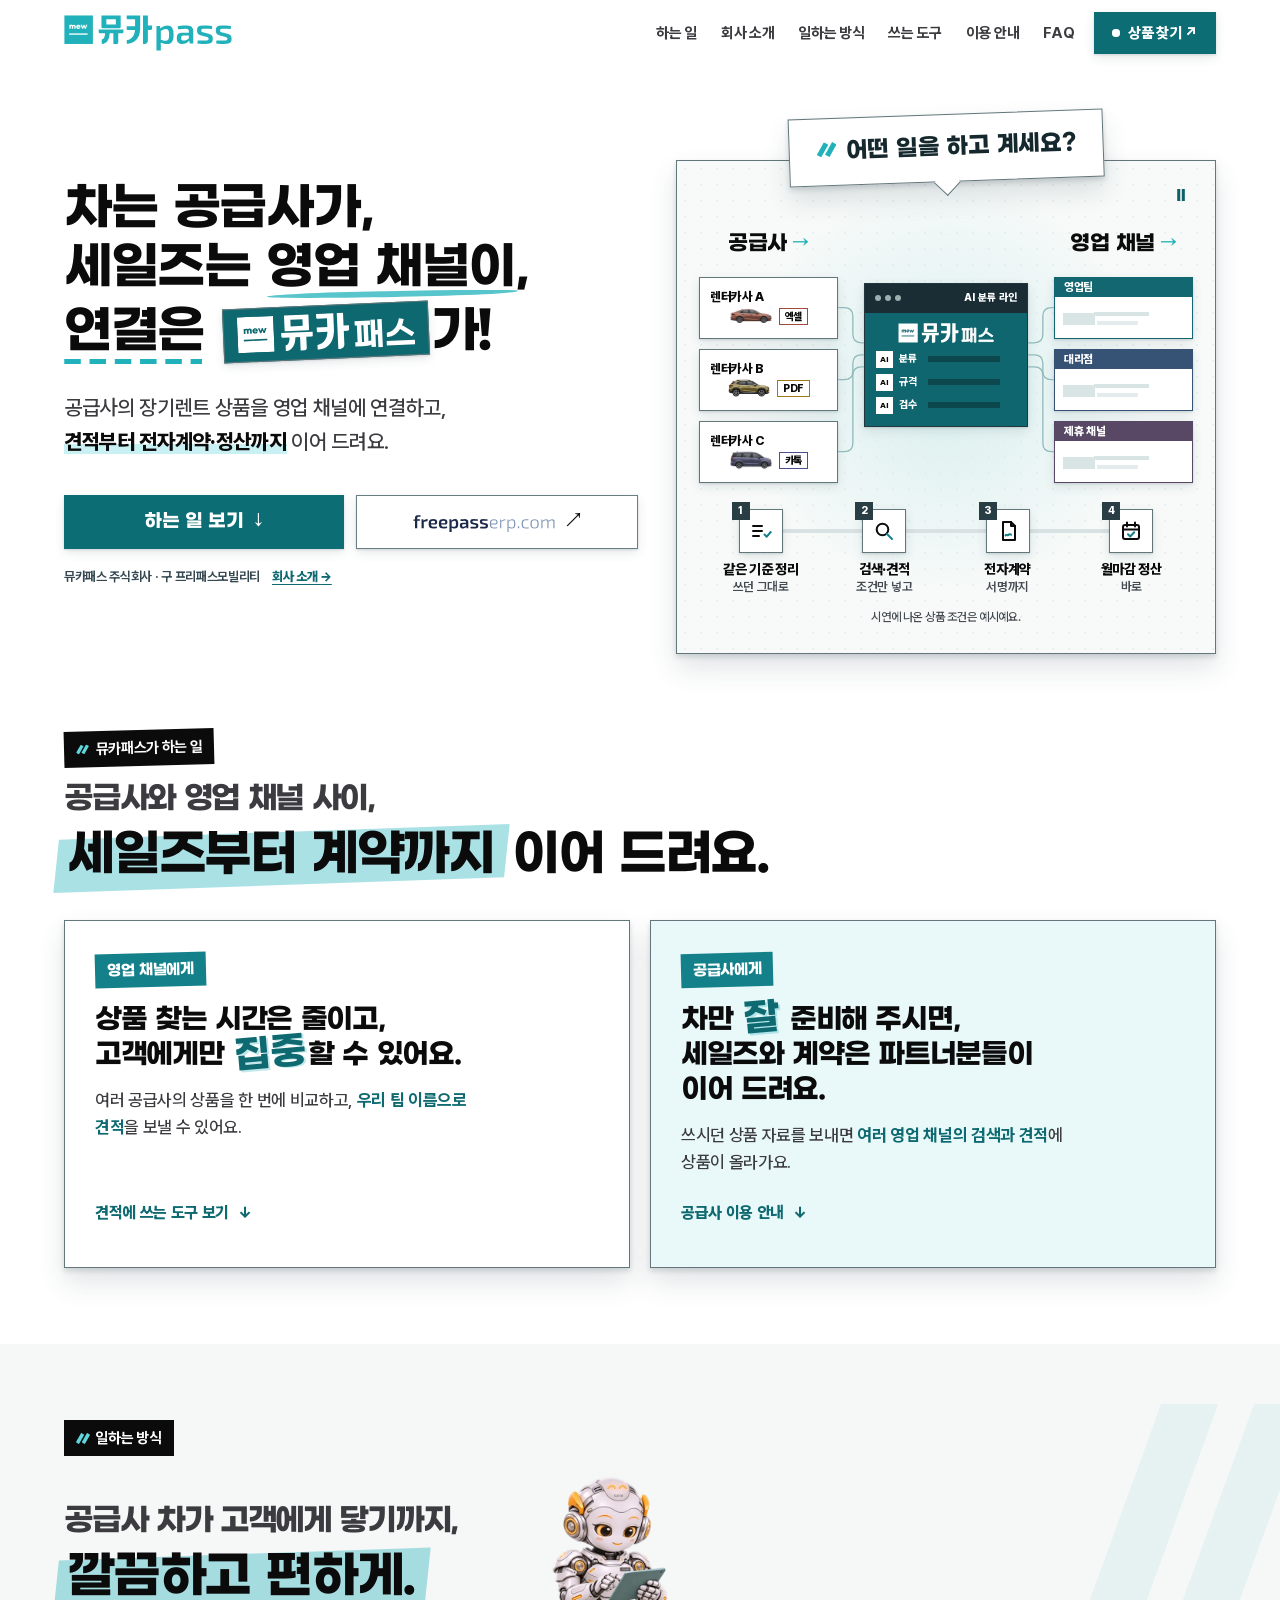
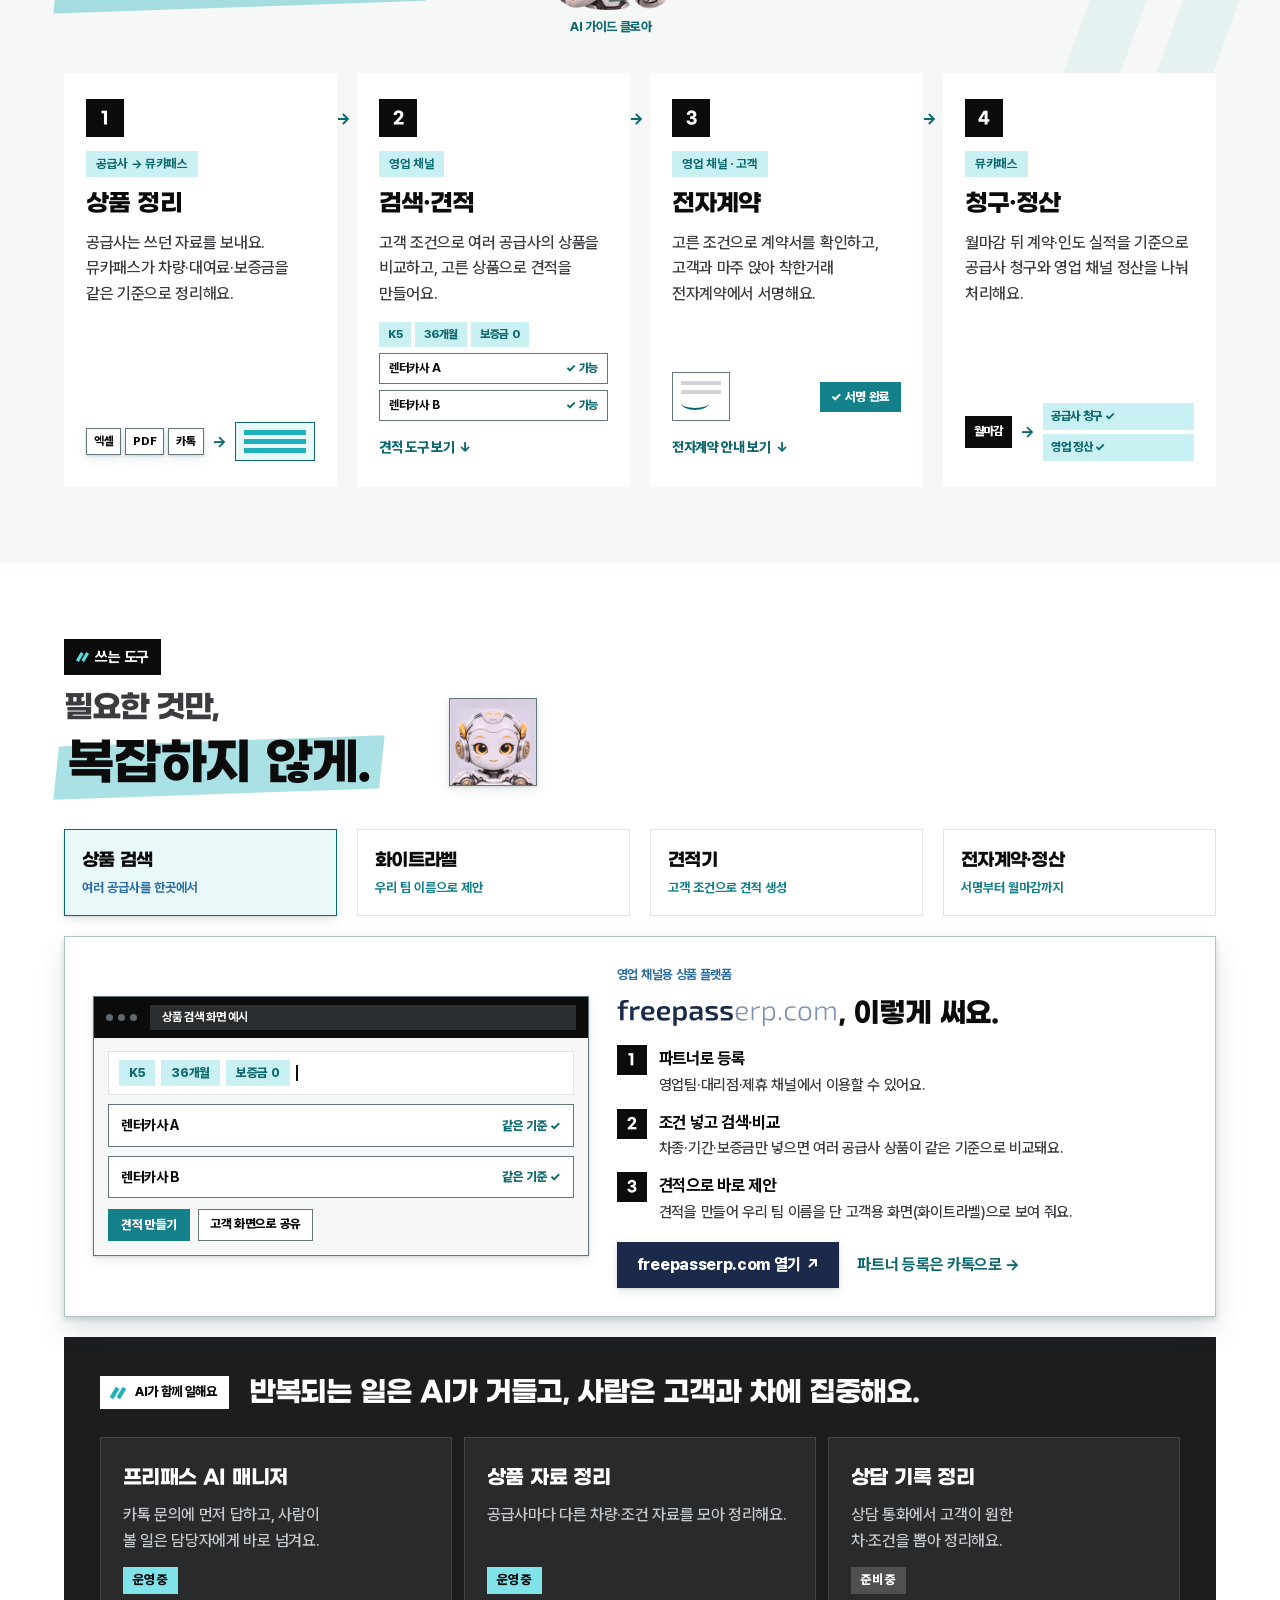
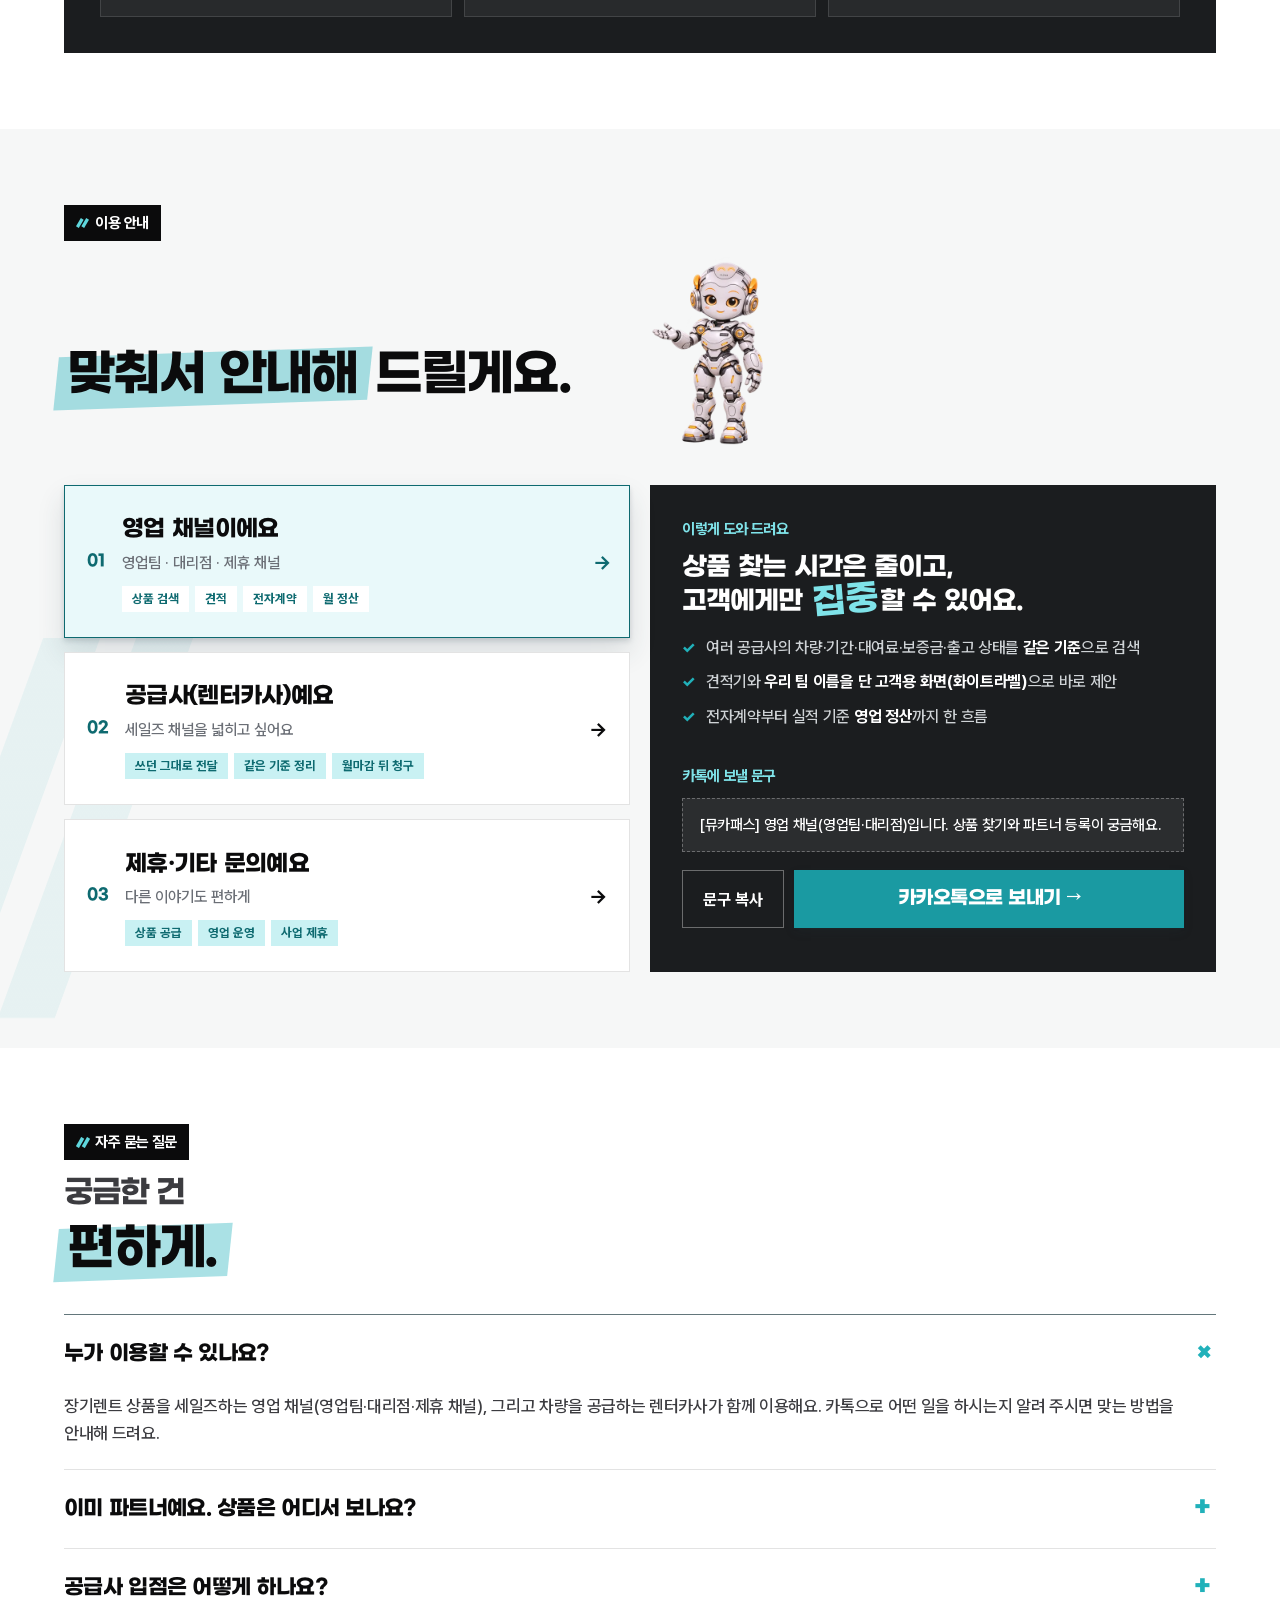
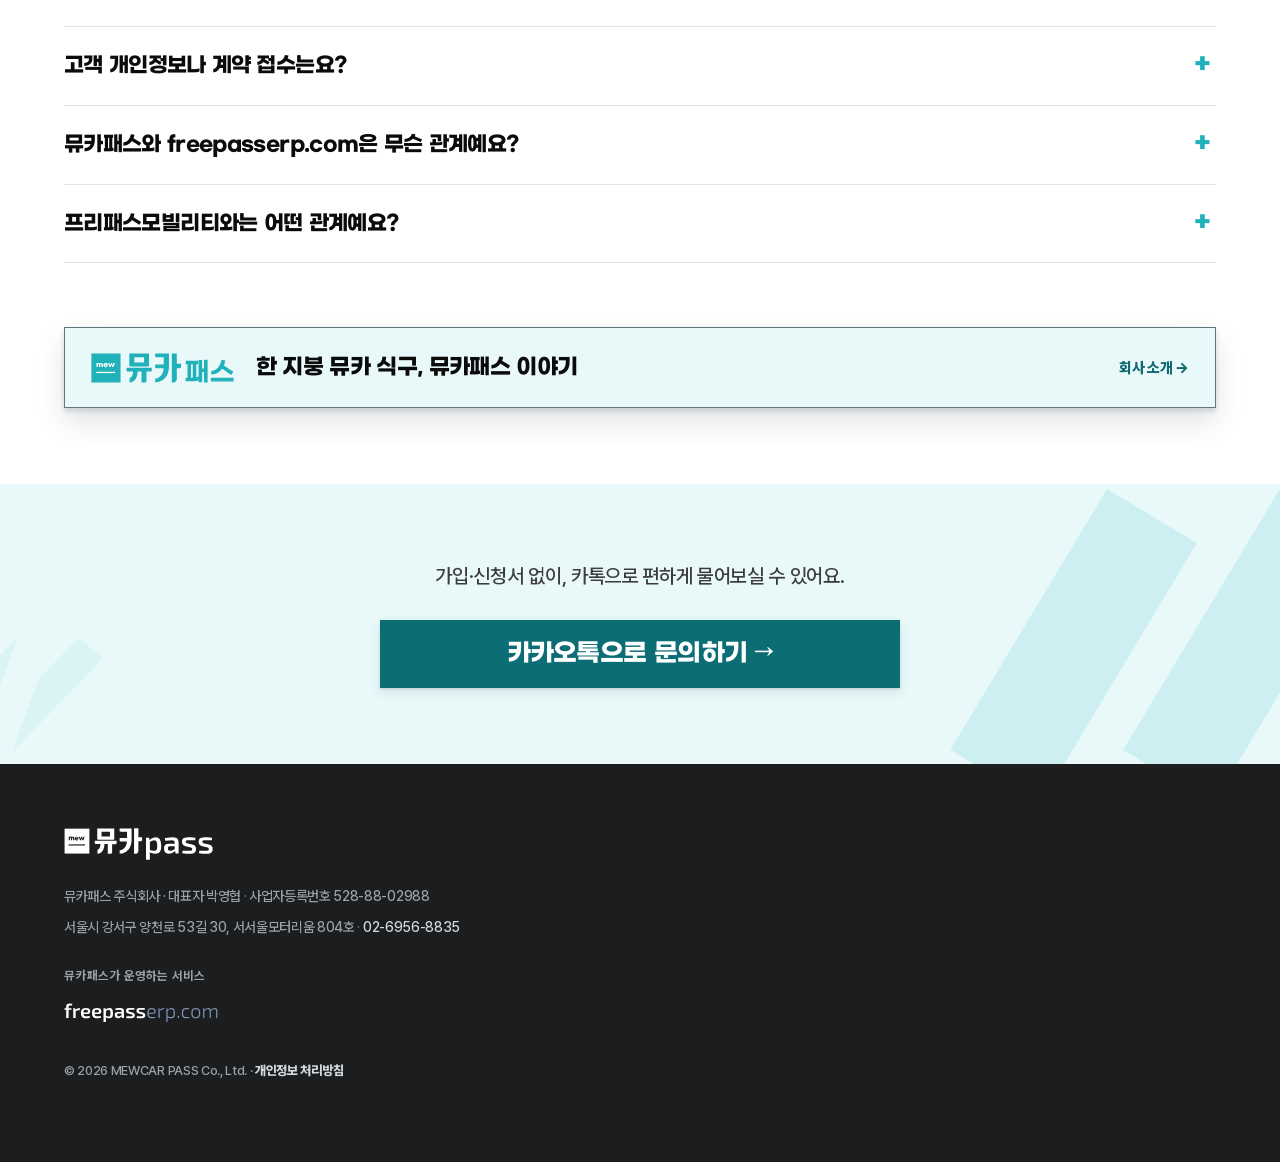
<file: index.html>
<!doctype html>
<html lang="ko">
<head>
<meta charset="utf-8" />
<meta name="viewport" content="width=device-width, initial-scale=1, viewport-fit=cover" />
<title>뮤카패스 — 장기렌트 영업지원 플랫폼</title>
<meta name="description" content="차는 공급사가, 세일즈는 영업 채널이, 연결은 뮤카패스가. 상품 찾기부터 견적·전자계약·청구·정산까지 잇는 장기렌트 영업지원 플랫폼." />
<meta name="theme-color" content="#ffffff" />
<link rel="canonical" href="https://freepassmobility.com/" />
<link rel="icon" href="assets/favicon.svg" type="image/svg+xml" />
<meta property="og:type" content="website" />
<meta property="og:site_name" content="뮤카패스" />
<meta property="og:title" content="뮤카패스 — 장기렌트 영업지원 플랫폼" />
<meta property="og:description" content="차는 공급사가, 세일즈는 영업 채널이, 연결은 뮤카패스가. 상품 찾기부터 계약·정산까지." />
<meta property="og:url" content="https://freepassmobility.com/" />
<meta property="og:image" content="https://freepassmobility.com/assets/og.png?v=20261120" />
<meta property="og:image:width" content="1200" />
<meta property="og:image:height" content="630" />
<meta property="og:locale" content="ko_KR" />
<meta name="twitter:card" content="summary_large_image" />
<link rel="preload" href="/assets/fonts/GmarketSansBold-sub.woff2?v=20261126-cloa-v2" as="font" type="font/woff2" crossorigin />
<link rel="preload" href="/assets/fonts/PretendardVariable-site.woff2?v=20261126-cloa-v2" as="font" type="font/woff2" crossorigin />
<link rel="stylesheet" href="css/style.css" />
<link rel="manifest" href="/site.webmanifest" />
<script type="speculationrules">{"prefetch":[{"source":"list","urls":["/","/about"],"eagerness":"moderate"}]}</script>
<link rel="apple-touch-icon" href="assets/apple-touch-icon.png" />
<script type="application/ld+json">{"@context":"https://schema.org","@type":"Organization","name":"뮤카패스 주식회사","alternateName":["MEWCAR PASS","뮤카패스","프리패스모빌리티"],"url":"https://freepassmobility.com/","logo":"https://freepassmobility.com/assets/og.png?v=20261120","telephone":"+82-2-6956-8835","address":{"@type":"PostalAddress","streetAddress":"양천로 53길 30, 서서울모터리움 804호","addressLocality":"강서구","addressRegion":"서울","addressCountry":"KR"},"parentOrganization":{"@type":"Organization","name":"뮤카"}}</script>
<script type="application/ld+json">[{"@context":"https://schema.org","@type":"WebSite","name":"뮤카패스","url":"https://freepassmobility.com/","inLanguage":"ko-KR"},{"@context":"https://schema.org","@type":"FAQPage","mainEntity":[{"@type":"Question","name":"누가 이용할 수 있나요?","acceptedAnswer":{"@type":"Answer","text":"장기렌트 상품을 세일즈하는 영업 채널(영업팀·대리점·제휴 채널), 그리고 차량을 공급하는 렌터카사가 함께 이용해요. 카톡으로 어떤 일을 하시는지 알려 주시면 맞는 방법을 안내해 드려요."}},{"@type":"Question","name":"이미 파트너예요. 상품은 어디서 보나요?","acceptedAnswer":{"@type":"Answer","text":"freepasserp.com에서 바로 검색하실 수 있어요."}},{"@type":"Question","name":"공급사 입점은 어떻게 하나요?","acceptedAnswer":{"@type":"Answer","text":"카톡으로 회사명과 담당자를 남겨 주시면, 쓰시던 상품 자료를 어떤 형태로 받을지부터 함께 정해요. 새로 등록하실 필요는 없어요."}},{"@type":"Question","name":"고객 개인정보나 계약 접수는요?","acceptedAnswer":{"@type":"Answer","text":"고객의 주민등록번호·면허증 같은 개인정보는 카톡으로 보내지 말아 주세요. 계약에 필요한 정보는 전자계약에서 고객이 직접 입력하고 본인 확인을 거쳐요. 진행 상황이나 궁금한 점은 카카오톡 채널 1:1 대화로 물어봐 주시면 건별로 이력이 남아요."}},{"@type":"Question","name":"뮤카패스와 freepasserp.com은 무슨 관계예요?","acceptedAnswer":{"@type":"Answer","text":"뮤카패스는 회사 이름이고, freepasserp.com은 뮤카패스가 운영하는 영업지원 서비스예요. 전자계약 플랫폼 착한거래도 뮤카패스가 운영해요."}},{"@type":"Question","name":"프리패스모빌리티와는 어떤 관계예요?","acceptedAnswer":{"@type":"Answer","text":"프리패스모빌리티가 뮤카패스로 이름을 바꿨어요. 상품 찾기(freepasserp.com)와 카톡 채널은 그대로 쓰시면 돼요."}}]}]</script>
</head>
<body>
<header class="top" id="top">
  <div class="wrap top-in">
    <a class="logo" href="#top" aria-label="뮤카패스 처음으로"><img src="assets/brand/mewcar-pass-en-trim.svg" alt="뮤카pass" width="637" height="136" /></a>
    <nav class="top-nav" id="top-nav" aria-label="바로가기">
      <a href="#what">하는 일</a>
      <a href="/about">회사 소개</a>
      <a href="#flow">일하는 방식</a>
      <a href="#tools">쓰는 도구</a>
      <a href="#start">이용 안내</a>
      <a href="#faq">FAQ</a>
      <a class="top-kakao js-kakao" href="https://pf.kakao.com/_NQqcn/chat" target="_blank" rel="noopener">카카오톡으로 문의하기</a>
    </nav>
    <div class="top-acts">
      <a class="top-erp" href="https://freepasserp.com/" target="_blank" rel="noopener"><span class="top-erp-fx" aria-hidden="true"></span><span class="top-erp-dot" aria-hidden="true"></span>상품 찾기 ↗</a>
      <button class="burger" id="burger" type="button" aria-expanded="false" aria-controls="top-nav" aria-label="메뉴 열기"><span></span><span></span><span></span></button>
    </div>
  </div>
</header>

<main>
  <section class="hero" aria-labelledby="hero-h">
    <div class="wrap hero-grid">
      <div class="hero-copy">
        <h1 id="hero-h" class="poster">
          <span class="l">차는 공급사가,</span>
          <span class="l">세일즈는 <span class="ink">영업 채널이,</span></span>
          <span class="l l--last"><span class="wire-word">연결은</span> <span class="stamp"><img src="assets/brand/mewcar-pass-ko-white-trim.svg" alt="뮤카패스" width="530" height="112" /></span>가!</span>
        </h1>
        <p class="lead">공급사의 장기렌트 상품을 영업 채널에 연결하고, <br><span class="hl">견적부터 전자계약·정산까지</span> 이어 드려요.</p>
        <div class="hero-acts">
          <a class="cta cta--go" href="#what">하는 일 보기 <span aria-hidden="true">↓</span></a>
          <a class="cta cta--line" href="https://freepasserp.com/" target="_blank" rel="noopener"><span class="bi-fpe"><img src="assets/brand/freepasserp-bi.svg" alt="freepasserp.com" width="7740" height="1200"></span> ↗</a>
        </div>
        <p class="hero-company">
          <span>뮤카패스 주식회사 <span class="hero-company-former">· 구 프리패스모빌리티</span></span>
          <a href="/about">회사 소개 <span aria-hidden="true">→</span></a>
        </p>
      </div>

      <div class="hero-art">
        <svg class="sprite" aria-hidden="true" focusable="false"><defs><image id="mewcar-art-sheet" width="1254" height="1254" href="/assets/brand/mewcar-hero-cars.webp"/></defs><symbol id="art-sedan-in" viewBox="0 0 48 22"><use href="#mewcar-art-sheet" transform="matrix(0.07936508 0 0 0.07936508 -1.7539683 -17.8095238)"/></symbol><symbol id="art-suv" viewBox="0 0 48 22"><use href="#mewcar-art-sheet" transform="matrix(0.08333333 0 0 0.08333333 -54.6666667 -18.0000000)"/></symbol><symbol id="art-van" viewBox="0 0 48 22"><use href="#mewcar-art-sheet" transform="matrix(0.07839721 0 0 0.07839721 -1.1655052 -64.2221254)"/></symbol><symbol id="art-sedan" viewBox="0 0 48 22"><use href="#mewcar-art-sheet" transform="matrix(0.07936508 0 0 0.07936508 -50.8015873 -66.5396825)"/></symbol></svg>
        <p class="bubble" aria-hidden="true"><i class="sl" aria-hidden="true"></i>어떤 일을 하고 계세요?</p>
        <div class="board">
          <button type="button" class="flow-toggle" aria-label="정제 흐름 일시정지" title="정제 흐름 일시정지" hidden>Ⅱ</button>
  <svg class="route-layer" aria-hidden="true" focusable="false"></svg>
          <a class="board-col board-col--sup" href="#start" data-start-go="supplier">
            <span class="board-tag">공급사 <i aria-hidden="true">→</i></span>
            <span class="src src--a"><b>렌터카사 A</b><span class="line"><svg class="car" viewBox="0 0 48 22" aria-hidden="true"><use href="#art-sedan-in"/></svg><i class="fmt">엑셀</i></span></span>
            <span class="src src--b"><b>렌터카사 B</b><span class="line"><svg class="car" viewBox="0 0 48 22" aria-hidden="true"><use href="#art-suv"/></svg><i class="fmt">PDF</i></span></span>
            <span class="src src--c"><b>렌터카사 C</b><span class="line"><svg class="car" viewBox="0 0 48 22" aria-hidden="true"><use href="#art-van"/></svg><i class="fmt">카톡</i></span></span>
          </a>
          <span class="wire wire--in" aria-hidden="true"></span>
          <div class="board-hub" aria-hidden="true">
            <span class="hub-bar"><i></i><i></i><i></i><em>AI 분류 라인</em></span>
            <img src="assets/brand/mewcar-pass-ko-white-trim.svg" alt="" width="530" height="112" />
            <span class="ag"><i>AI</i><em>분류</em><s></s></span>
            <span class="ag"><i>AI</i><em>규격</em><s></s></span>
            <span class="ag"><i>AI</i><em>검수</em><s></s></span>
          </div>
          <span class="wire wire--out" aria-hidden="true"></span>
          <a class="board-col board-col--sales" href="#start" data-start-go="channel">
            <span class="board-tag">영업 채널 <i aria-hidden="true">→</i></span>
            <span class="std std--1"><b class="hd">영업팀</b><span class="body"><svg class="car" viewBox="0 0 48 22" aria-hidden="true"><use href="#art-sedan"/></svg><span class="spec"><em>K5 · 36개월</em><em>보증금 0</em></span></span><i class="ack" aria-hidden="true">✓</i></span>
            <span class="std std--2"><b class="hd">대리점</b><span class="body"><svg class="car" viewBox="0 0 48 22" aria-hidden="true"><use href="#art-sedan"/></svg><span class="spec"><em>K5 · 36개월</em><em>보증금 0</em></span></span><i class="ack" aria-hidden="true">✓</i></span>
            <span class="std std--3"><b class="hd">제휴 채널</b><span class="body"><svg class="car" viewBox="0 0 48 22" aria-hidden="true"><use href="#art-sedan"/></svg><span class="spec"><em>K5 · 36개월</em><em>보증금 0</em></span></span><i class="ack" aria-hidden="true">✓</i></span>
          </a>
          <ol class="board-flow" aria-hidden="true"><li><span class="ico"><svg viewBox="0 0 24 24" width="22" height="22" fill="none" stroke="#0b0b0c" stroke-width="2" stroke-linecap="round" stroke-linejoin="round" aria-hidden="true"><path d="M4 7h9M4 12h9M4 17h6"/><path stroke="#14808a" d="M15.5 15.5l2.2 2.2 4-4.7"/></svg><i class="sn">1</i></span><b>같은 기준 정리</b><small>쓰던 그대로</small></li><li><span class="ico"><svg viewBox="0 0 24 24" width="22" height="22" fill="none" stroke="#0b0b0c" stroke-width="2" stroke-linecap="round" stroke-linejoin="round" aria-hidden="true"><circle cx="10.5" cy="10.5" r="5.8"/><path stroke="#14808a" d="M15 15l5 5"/></svg><i class="sn">2</i></span><b>검색·견적</b><small>조건만 넣고</small></li><li><span class="ico"><svg viewBox="0 0 24 24" width="22" height="22" fill="none" stroke="#0b0b0c" stroke-width="2" stroke-linecap="round" stroke-linejoin="round" aria-hidden="true"><path d="M7 3h8l4 4v14H7z"/><path d="M15 3v4h4"/><path stroke="#14808a" d="M9.5 16.5c1.2-2 2 .8 3-.6s1.5-.7 2.5-.2"/></svg><i class="sn">3</i></span><b>전자계약</b><small>서명까지</small></li><li><span class="ico"><svg viewBox="0 0 24 24" width="22" height="22" fill="none" stroke="#0b0b0c" stroke-width="2" stroke-linecap="round" stroke-linejoin="round" aria-hidden="true"><rect x="4" y="6" width="16" height="14" rx="2"/><path d="M4 10.5h16M8 3.5v4M16 3.5v4"/><path stroke="#14808a" d="M9 15.3l2.2 2.2 4-4.2"/></svg><i class="sn">4</i></span><b>월마감 정산</b><small>바로</small></li></ol>
          <p class="board-example">시연에 나온 상품 조건은 예시예요.</p>
        </div>
      </div>
    </div>
  </section>

  <section class="sec what" id="what" aria-labelledby="what-h">
    <div class="wrap">
      <span class="eyebrow"><i class="sl" aria-hidden="true"></i>뮤카패스가 하는 일</span>
      <h2 id="what-h" class="poster"><span class="pre">공급사와 영업 채널 사이,</span><span class="main"><span class="mark">세일즈부터 계약까지</span> <span class="nw">이어 드려요.</span></span></h2>
      <div class="what-grid">
        <article class="what-card">
          <span class="what-who">영업 채널에게</span>
          <h3>상품 찾는 시간은 줄이고,<br>고객에게만 <span class="nw"><em class="pop">집중</em>할 수 있어요.</span></h3>
          <p class="what-outcome">여러 공급사의 상품을 한 번에 비교하고, <strong>우리 팀 이름으로 견적</strong>을 보낼 수 있어요.</p>
          <a class="what-next" href="#quote-guide-h">견적에 쓰는 도구 보기 <span aria-hidden="true">↓</span></a>
        </article>
        <article class="what-card what-card--supplier">
          <span class="what-who">공급사에게</span>
          <h3>차만 <em class="pop">잘</em> 준비해 주시면,<br>세일즈와 계약은 파트너분들이 <span class="nw">이어 드려요.</span></h3>
          <p class="what-outcome">쓰시던 상품 자료를 보내면 <strong>여러 영업 채널의 검색과 견적</strong>에 상품이 올라가요.</p>
          <a class="what-next" href="#start" data-start-go="supplier">공급사 이용 안내 <span aria-hidden="true">↓</span></a>
        </article>
      </div>
    </div>
  </section>


  <section class="sec flow" id="flow" aria-labelledby="flow-h">
    <div class="wrap">
      <span class="eyebrow"><i class="sl" aria-hidden="true"></i>일하는 방식</span>
      <div class="cloa-heading">
        <h2 id="flow-h" class="poster"><span class="pre">공급사 차가 고객에게 닿기까지,</span><span class="main"><span class="mark">깔끔하고 편하게.</span></span></h2>
        <figure class="cloa-cut cloa-cut--review">
          <img src="assets/brand/cloa-v2/review.webp" width="400" height="366" alt="" loading="lazy" decoding="async">
          <figcaption>AI 가이드 클로아</figcaption>
        </figure>
      </div>
      <ol class="flow-steps">
        <li><span class="n">1</span><div><em>공급사 → 뮤카패스</em><b class="step-title">상품 정리</b><p>공급사는 쓰던 자료를 보내요. 뮤카패스가 차량·대여료·보증금을 같은 기준으로 정리해요.</p>
          <div class="viz viz--tidy" aria-hidden="true"><span class="raw"><i class="r1">엑셀</i><i class="r2">PDF</i><i class="r3">카톡</i></span><b class="arr">→</b><span class="tidy"><s></s><s></s><s></s></span></div></div></li>
        <li><span class="n">2</span><div><em>영업 채널</em><b class="step-title">검색·견적</b><p>고객 조건으로 여러 공급사의 상품을 비교하고, 고른 상품으로 견적을 만들어요.</p>
          <div class="viz viz--find" aria-hidden="true"><span class="q"><i>K5</i><i>36개월</i><i>보증금 0</i></span><span class="res"><b>렌터카사 A</b><u>✓ 가능</u></span><span class="res"><b>렌터카사 B</b><u>✓ 가능</u></span></div><a class="flow-link" href="#quote-guide-h">견적 도구 보기 <span aria-hidden="true">↓</span></a></div></li>
        <li><span class="n">3</span><div><em>영업 채널 · 고객</em><b class="step-title">전자계약</b><p>고른 조건으로 계약서를 확인하고, 고객과 마주 앉아 착한거래 전자계약에서 서명해요.</p>
          <div class="viz viz--sign" aria-hidden="true"><span class="doc"><s></s><s></s><s class="sg"></s></span><u>✓ 서명 완료</u></div><a class="flow-link" href="#contract-tool">전자계약 안내 보기 <span aria-hidden="true">↓</span></a></div></li>
        <li><span class="n">4</span><div><em>뮤카패스</em><b class="step-title">청구·정산</b><p>월마감 뒤 계약·인도 실적을 기준으로 공급사 청구와 영업 채널 정산을 나눠 처리해요.</p>
          <div class="viz viz--close" aria-hidden="true"><span class="month">월마감</span><b class="arr">→</b><span class="out"><u>공급사 청구 ✓</u><u>영업 정산 ✓</u></span></div></div></li>
      </ol>
    </div>
  </section>

  <section class="sec tools" id="tools" aria-labelledby="tools-h">
    <div class="wrap">
      <span class="eyebrow"><i class="sl" aria-hidden="true"></i>쓰는 도구</span>
      <div class="cloa-heading">
        <h2 id="tools-h" class="poster"><span class="pre">필요한 것만,</span><span class="main"><span class="mark">복잡하지 않게.</span></span></h2>
        <img class="cloa-cut cloa-cut--face" src="assets/brand/cloa-v2/face.webp" width="192" height="192" alt="" loading="lazy" decoding="async">
      </div>
      <div class="tool-grid tool-select" role="tablist" aria-label="영업지원 도구">
        <button class="tool tool--main" type="button" id="tool-search" role="tab" aria-selected="true" aria-controls="tool-panel-search"><b>상품 검색</b><span>여러 공급사를 한곳에서</span></button>
        <button class="tool" type="button" id="tool-white" role="tab" aria-selected="false" aria-controls="tool-panel-white" tabindex="-1"><b>화이트라벨</b><span>우리 팀 이름으로 제안</span></button>
        <button class="tool" type="button" id="tool-quote" role="tab" aria-selected="false" aria-controls="tool-panel-quote" tabindex="-1"><b>견적기</b><span>고객 조건으로 견적 생성</span></button>
        <button class="tool" type="button" id="contract-tool" role="tab" aria-selected="false" aria-controls="tool-panel-contract" tabindex="-1"><b>전자계약·정산</b><span>서명부터 월마감까지</span></button>
      </div>
      <div class="erp-guide tool-panel" id="tool-panel-search" role="tabpanel" aria-labelledby="tool-search">
        <div class="erp-mock" aria-hidden="true">
          <span class="mock-bar"><i></i><i></i><i></i><em>상품 검색 화면 예시</em></span>
          <span class="mock-q"><i>K5</i><i>36개월</i><i>보증금 0</i><u class="caret"></u></span>
          <span class="mock-row"><b>렌터카사 A</b><em>같은 기준 ✓</em></span>
          <span class="mock-row"><b>렌터카사 B</b><em>같은 기준 ✓</em></span>
          <span class="mock-acts"><s>견적 만들기</s><s class="share">고객 화면으로 공유</s></span>
        </div>
        <div class="erp-text">
          <span class="erp-kick">영업 채널용 상품 플랫폼</span>
          <h3 id="erp-guide-h"><span class="bi-fpe"><img src="assets/brand/freepasserp-bi.svg" alt="freepasserp.com" width="7740" height="1200"></span>, 이렇게 써요.</h3>
          <ol class="erp-steps">
            <li><span class="n">1</span><div><b>파트너로 등록</b><p>영업팀·대리점·제휴 채널에서 이용할 수 있어요.</p></div></li>
            <li><span class="n">2</span><div><b>조건 넣고 검색·비교</b><p>차종·기간·보증금만 넣으면 여러 공급사 상품이 같은 기준으로 비교돼요.</p></div></li>
            <li><span class="n">3</span><div><b>견적으로 바로 제안</b><p>견적을 만들어 우리 팀 이름을 단 고객용 화면(화이트라벨)으로 보여 줘요.</p></div></li>
          </ol>
          <div class="erp-acts"><a class="erp-open" href="https://freepasserp.com/" target="_blank" rel="noopener">freepasserp.com 열기 ↗</a><a class="erp-join" href="#start" data-start-go="channel">파트너 등록은 카톡으로 →</a></div>
        </div>
      </div>
      <div class="erp-guide tool-panel" id="tool-panel-white" role="tabpanel" aria-labelledby="tool-white" tabindex="0" hidden>
        <div class="tool-preview">
          <div class="tool-preview-top">고객에게 보이는 화면 예시</div>
          <div class="tool-preview-sheet">
            <b class="tool-sheet-title">우리 팀의 장기렌트 제안</b>
            <span class="tool-preview-row"><b>차종</b><span>K5</span></span>
            <span class="tool-preview-row"><b>기간</b><span data-quote-mirror="demo-term">36개월</span></span>
            <span class="tool-preview-row"><b>보증금</b><span data-quote-mirror="demo-deposit">0원</span></span>
          </div>
        </div>
        <div class="erp-text">
          <h3 id="white-preview-h">고객에게는 우리 팀 이름으로 보여 줘요.</h3>
          <p>골라 둔 상품을 고객용 링크로 공유할 수 있어요. 고객은 차량과 기간, 보증금 같은 제안 조건을 한 화면에서 볼 수 있어요.</p>
          <a class="erp-join" href="#start" data-start-go="channel">영업 채널 이용 안내 →</a>
        </div>
      </div>
      <div class="erp-guide tool-panel quote-demo" id="tool-panel-quote" role="tabpanel" aria-labelledby="tool-quote" tabindex="0" hidden>
        <div class="tool-preview">
          <div class="tool-preview-top">견적 조건 예시</div>
          <div class="tool-preview-sheet">
            <b class="tool-sheet-title">장기렌트 견적 초안</b>
            <span class="tool-preview-row"><b>차종</b><span>K5</span></span>
            <span class="tool-preview-row"><b>계약 기간</b><span id="demo-term-value">36개월</span></span>
            <span class="tool-preview-row"><b>보증금</b><span id="demo-deposit-value">0원</span></span>
            <span class="tool-preview-foot">실제 대여료와 재고는 상품 플랫폼에서 확인할 수 있어요.</span>
          </div>
        </div>
        <div class="erp-text">
          <h3 id="quote-guide-h">고객 조건으로 견적을 미리 볼 수 있어요.</h3>
          <p>기간과 보증금을 바꾸면 견적 초안에 바로 반영돼요.</p>
          <div class="quote-options" role="group" aria-label="예시 견적 조건">
            <label for="demo-term">계약 기간
              <select id="demo-term">
                <option value="24개월">24개월</option>
                <option value="36개월" selected>36개월</option>
                <option value="48개월">48개월</option>
              </select>
            </label>
            <label for="demo-deposit">보증금
              <select id="demo-deposit">
                <option value="0원" selected>없음</option>
                <option value="100만 원">100만 원</option>
                <option value="200만 원">200만 원</option>
              </select>
            </label>
          </div>
          <p class="quote-announce" role="status"></p>
          <div class="quote-actions"><a class="erp-open" href="#white-preview-h">고객 화면 미리 보기 <span aria-hidden="true">→</span></a><a class="erp-join" href="https://freepasserp.com/" target="_blank" rel="noopener">상품 플랫폼 열기 ↗</a></div>
        </div>
      </div>
      <div class="erp-guide tool-panel" id="tool-panel-contract" role="tabpanel" aria-labelledby="contract-tool" tabindex="0" hidden>
        <div class="tool-preview" aria-hidden="true">
          <div class="tool-preview-top">계약 이후 처리 예시</div>
          <div class="tool-preview-sheet">
            <b class="tool-sheet-title">계약·청구·정산</b>
            <span class="tool-preview-row"><b>전자계약</b><span>✓ 서명 완료</span></span>
            <span class="tool-preview-row"><b>공급사</b><span>월마감 청구</span></span>
            <span class="tool-preview-row"><b>영업 채널</b><span>월마감 정산</span></span>
          </div>
        </div>
        <div class="erp-text">
          <h3>계약한 뒤에도 한 기록으로 이어져요.</h3>
          <p>착한거래 대면형 전자계약에서 서명하고, 월마감 뒤 계약·인도 실적을 기준으로 공급사 청구와 영업 채널 정산을 처리해요.</p>
        </div>
      </div>
      <div class="ai-band" aria-labelledby="ai-h">
        <div class="ai-head">
          <span class="ai-badge"><img loading="lazy" decoding="async" src="assets/favicon.svg" alt="" width="18" height="18">AI가 함께 일해요</span>
          <h3 id="ai-h">반복되는 일은 AI가 거들고, <br>사람은 고객과 차에 집중해요.</h3>
        </div>
        <ul class="ai-list">
          <li><b>프리패스 AI 매니저</b><p>카톡 문의에 먼저 답하고, 사람이 볼 일은 담당자에게 바로 넘겨요.</p><em>운영 중</em></li>
          <li><b>상품 자료 정리</b><p>공급사마다 다른 <span class="nw">차량·조건 자료를</span> 모아 정리해요.</p><em>운영 중</em></li>
          <li><b>상담 기록 정리</b><p>상담 통화에서 고객이 원한 <span class="nw">차·조건을</span> 뽑아 정리해요.</p><em>준비 중</em></li>
        </ul>
      </div>
    </div>
  </section>

  <section class="sec start" id="start" aria-labelledby="start-h">
    <div class="wrap">
      <span class="eyebrow"><i class="sl" aria-hidden="true"></i>이용 안내</span>
      <div class="cloa-heading">
        <h2 id="start-h" class="poster"><span class="pre">어떤 일을 하고 계세요?</span><span class="main"><span class="mark">맞춰서 안내해</span> 드릴게요.</span></h2>
        <img class="cloa-cut cloa-cut--guide" src="assets/brand/cloa-v2/guide.webp" width="320" height="480" alt="" loading="lazy" decoding="async">
      </div>

      <div class="start-grid">
        <div class="start-choices" role="group" aria-label="문의하는 분 유형">
          <button type="button" data-start="channel" aria-pressed="true"><span class="no">01</span><span><strong>영업 채널이에요</strong><small>영업팀 · 대리점 · 제휴 채널</small><span class="tags" aria-hidden="true"><i>상품 검색</i><i>견적</i><i>전자계약</i><i>월 정산</i></span></span><span aria-hidden="true">→</span></button>
          <button type="button" data-start="supplier" aria-pressed="false"><span class="no">02</span><span><strong>공급사(렌터카사)예요</strong><small>세일즈 채널을 넓히고 싶어요</small><span class="tags" aria-hidden="true"><i>쓰던 그대로 전달</i><i>같은 기준 정리</i><i>월마감 뒤 청구</i></span></span><span aria-hidden="true">→</span></button>
          <button type="button" data-start="etc" aria-pressed="false"><span class="no">03</span><span><strong>제휴·기타 문의예요</strong><small>다른 이야기도 편하게</small><span class="tags" aria-hidden="true"><i>상품 공급</i><i>영업 운영</i><i>사업 제휴</i></span></span><span aria-hidden="true">→</span></button>
        </div>

        <div class="start-answer" aria-live="polite">
          <span class="label">이렇게 도와 드려요</span>
          <h3 id="start-title">상품 찾는 시간은 줄이고,<br>고객에게만 <span class="nw"><em class="pop">집중</em>할 수 있어요.</span></h3>
          <ul id="start-points">
            <li>여러 공급사의 차량·기간·대여료·보증금·출고 상태를 <b>같은 기준</b>으로 검색</li>
            <li>견적기와 <b>우리 팀 이름을 단 고객용 화면(화이트라벨)</b>으로 바로 제안</li>
            <li>전자계약부터 실적 기준 <b>영업 정산</b>까지 한 흐름</li>
          </ul>
          <span class="label">카톡에 보낼 문구</span>
          <p class="msg" id="start-msg">[뮤카패스] 영업 채널(영업팀·대리점)입니다. 상품 찾기와 파트너 등록이 궁금해요.</p>
          <div class="answer-acts">
            <button type="button" class="copy" id="start-copy">문구 복사</button>
            <a class="cta cta--sm js-kakao" href="https://pf.kakao.com/_NQqcn/chat" target="_blank" rel="noopener noreferrer">카카오톡으로 보내기 →</a>
          </div>
          <p class="copy-status" id="copy-status" role="status"></p>
        </div>
      </div>
    </div>
  </section>

  <section class="sec" id="faq" aria-labelledby="faq-h">
    <div class="wrap">
      <span class="eyebrow"><i class="sl" aria-hidden="true"></i>자주 묻는 질문</span>
      <h2 id="faq-h" class="poster"><span class="pre">궁금한 건</span><span class="main"><span class="mark">편하게.</span></span></h2>
      <div class="faq">
        <details open><summary>누가 이용할 수 있나요?</summary><p>장기렌트 상품을 세일즈하는 영업 채널(영업팀·대리점·제휴 채널), 그리고 차량을 공급하는 렌터카사가 함께 이용해요. 카톡으로 어떤 일을 하시는지 알려 주시면 맞는 방법을 안내해 드려요.</p></details>
        <details><summary>이미 파트너예요. 상품은 어디서 보나요?</summary><p><a href="https://freepasserp.com/" target="_blank" rel="noopener"><span class="bi-fpe" aria-label="프리패스이알피닷컴(freepasserp.com)"><b>프리패스</b><span>이알피닷컴</span></span></a>에서 바로 검색하실 수 있어요.</p></details>
        <details><summary>공급사 입점은 어떻게 하나요?</summary><p>카톡으로 회사명과 담당자를 남겨 주시면, 쓰시던 상품 자료를 어떤 형태로 받을지부터 함께 정해요. 새로 등록하실 필요는 없어요.</p></details>
        <details><summary>고객 개인정보나 계약 접수는요?</summary><p>고객의 주민등록번호·면허증 같은 개인정보는 카톡으로 보내지 말아 주세요. 계약에 필요한 정보는 전자계약에서 고객이 직접 입력하고 본인 확인을 거쳐요. 진행 상황이나 궁금한 점은 카카오톡 채널 1:1 대화로 물어봐 주시면 건별로 이력이 남아요.</p></details>
        <details><summary>뮤카패스와 freepasserp.com은 무슨 관계예요?</summary><p>뮤카패스는 회사 이름이고, <span class="bi-fpe"><img src="assets/brand/freepasserp-bi.svg" alt="freepasserp.com" width="7740" height="1200"></span>은 뮤카패스가 운영하는 영업지원 서비스예요. 전자계약 플랫폼 착한거래도 뮤카패스가 운영해요.</p></details>
        <details><summary>프리패스모빌리티와는 어떤 관계예요?</summary><p>프리패스모빌리티가 뮤카패스로 이름을 바꿨어요. 상품 찾기(<span class="bi-fpe" aria-label="프리패스이알피닷컴(freepasserp.com)"><b>프리패스</b><span>이알피닷컴</span></span>)와 카톡 채널은 그대로 쓰시면 돼요.</p></details>
      </div>
    </div>
  </section>

  <section class="about-strip" aria-label="회사 소개">
    <div class="wrap">
      <a class="about-link" href="/about">
        <img loading="lazy" decoding="async" src="assets/brand/mewcar-pass-ko-trim.svg" alt="뮤카패스" width="530" height="112">
        <span>한 지붕 뮤카 식구, 뮤카패스 이야기</span>
        <b aria-hidden="true">회사 소개 →</b>
      </a>
    </div>
  </section>

  <section class="last" aria-labelledby="last-note">
    <div class="wrap last-in">
      <p id="last-note">가입·신청서 없이, 카톡으로 편하게 물어보실 수 있어요.</p>
      <a class="cta js-kakao" href="https://pf.kakao.com/_NQqcn/chat" target="_blank" rel="noopener noreferrer">카카오톡으로 문의하기 →</a>
    </div>
  </section>
</main>

<footer class="foot">
  <div class="wrap">
    <img loading="lazy" decoding="async" class="foot-logo" src="assets/brand/mewcar-pass-en-white-trim.svg" alt="뮤카pass" width="637" height="136" />
    <p class="foot-info"><span class="fi">뮤카패스 주식회사 · 대표자 박영협</span><span class="fi">사업자등록번호 528-88-02988</span><br class="fbr"><span class="fi"><span class="nw">서울시 강서구 양천로 53길 30,</span> <span class="nw">서서울모터리움 804호</span></span><span class="fi"><a href="tel:02-6956-8835">02-6956-8835</a></span></p>
    <p class="foot-links"><span class="foot-svc">뮤카패스가 운영하는 서비스</span><a href="https://freepasserp.com/" target="_blank" rel="noopener"><span class="bi-fpe bi-fpe--dark"><img src="assets/brand/freepasserp-bi-dark.svg" alt="freepasserp.com" width="7740" height="1200" loading="lazy" decoding="async"></span></a></p>
    <p class="copyright">© 2026 MEWCAR PASS Co., Ltd. · <a class="foot-privacy" href="/privacy">개인정보 처리방침</a></p>
  </div>
</footer>

<a class="dock js-kakao" id="dock" href="https://pf.kakao.com/_NQqcn/chat" target="_blank" rel="noopener noreferrer">카카오톡으로 문의하기 →</a>


<script src="js/main.js"></script>
</body>
</html>
</file>
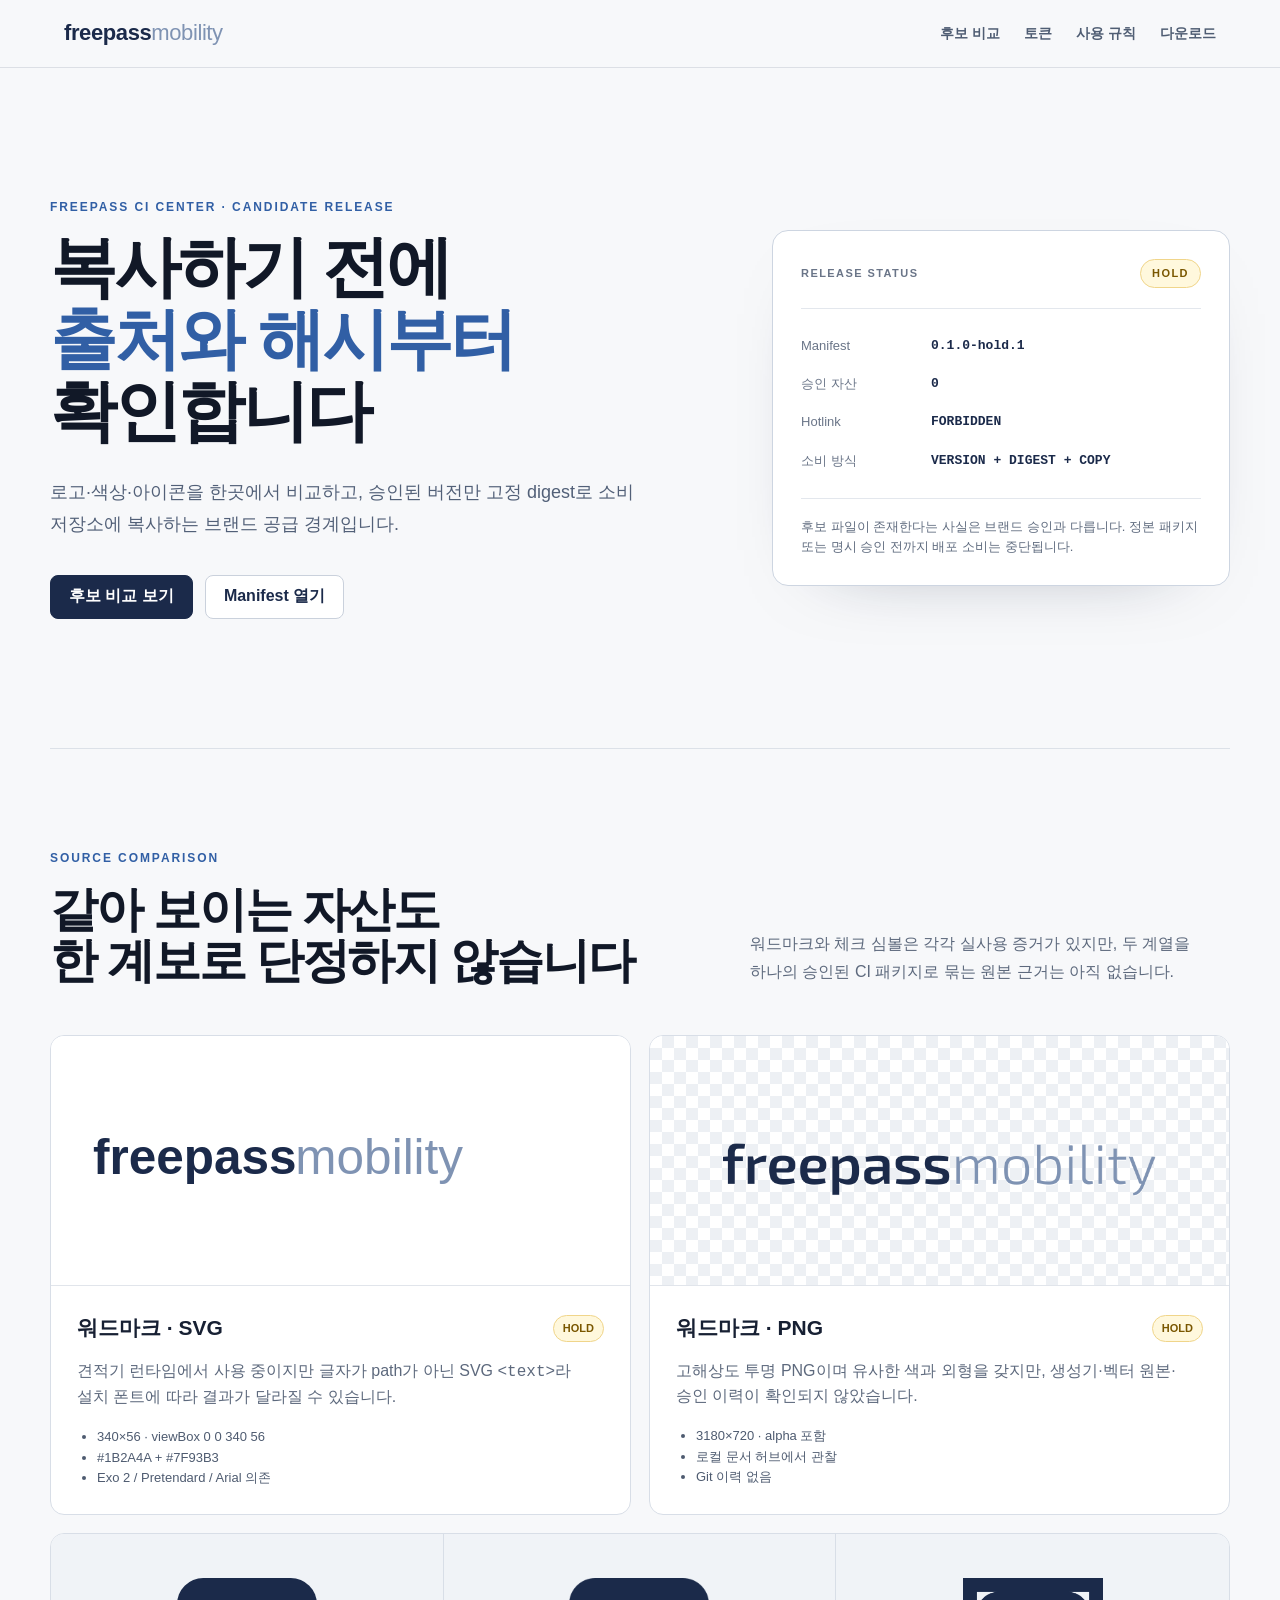
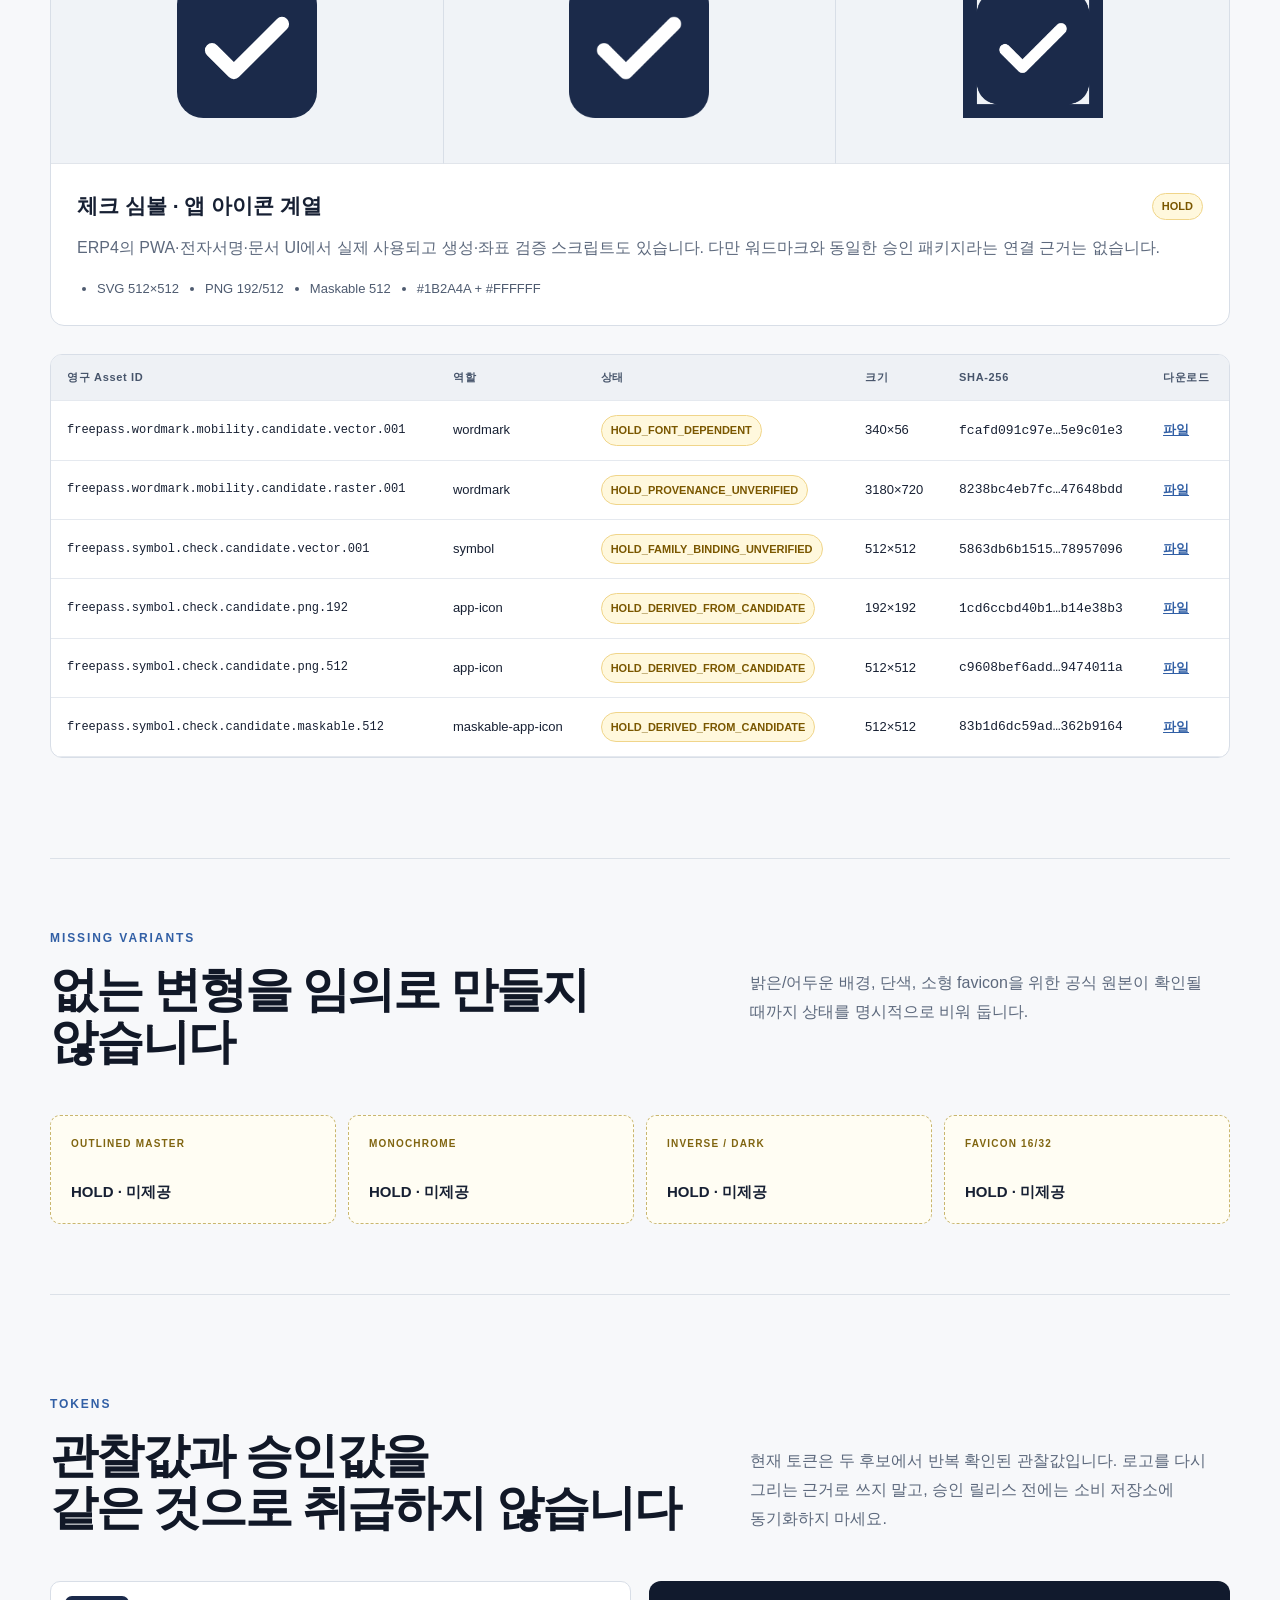
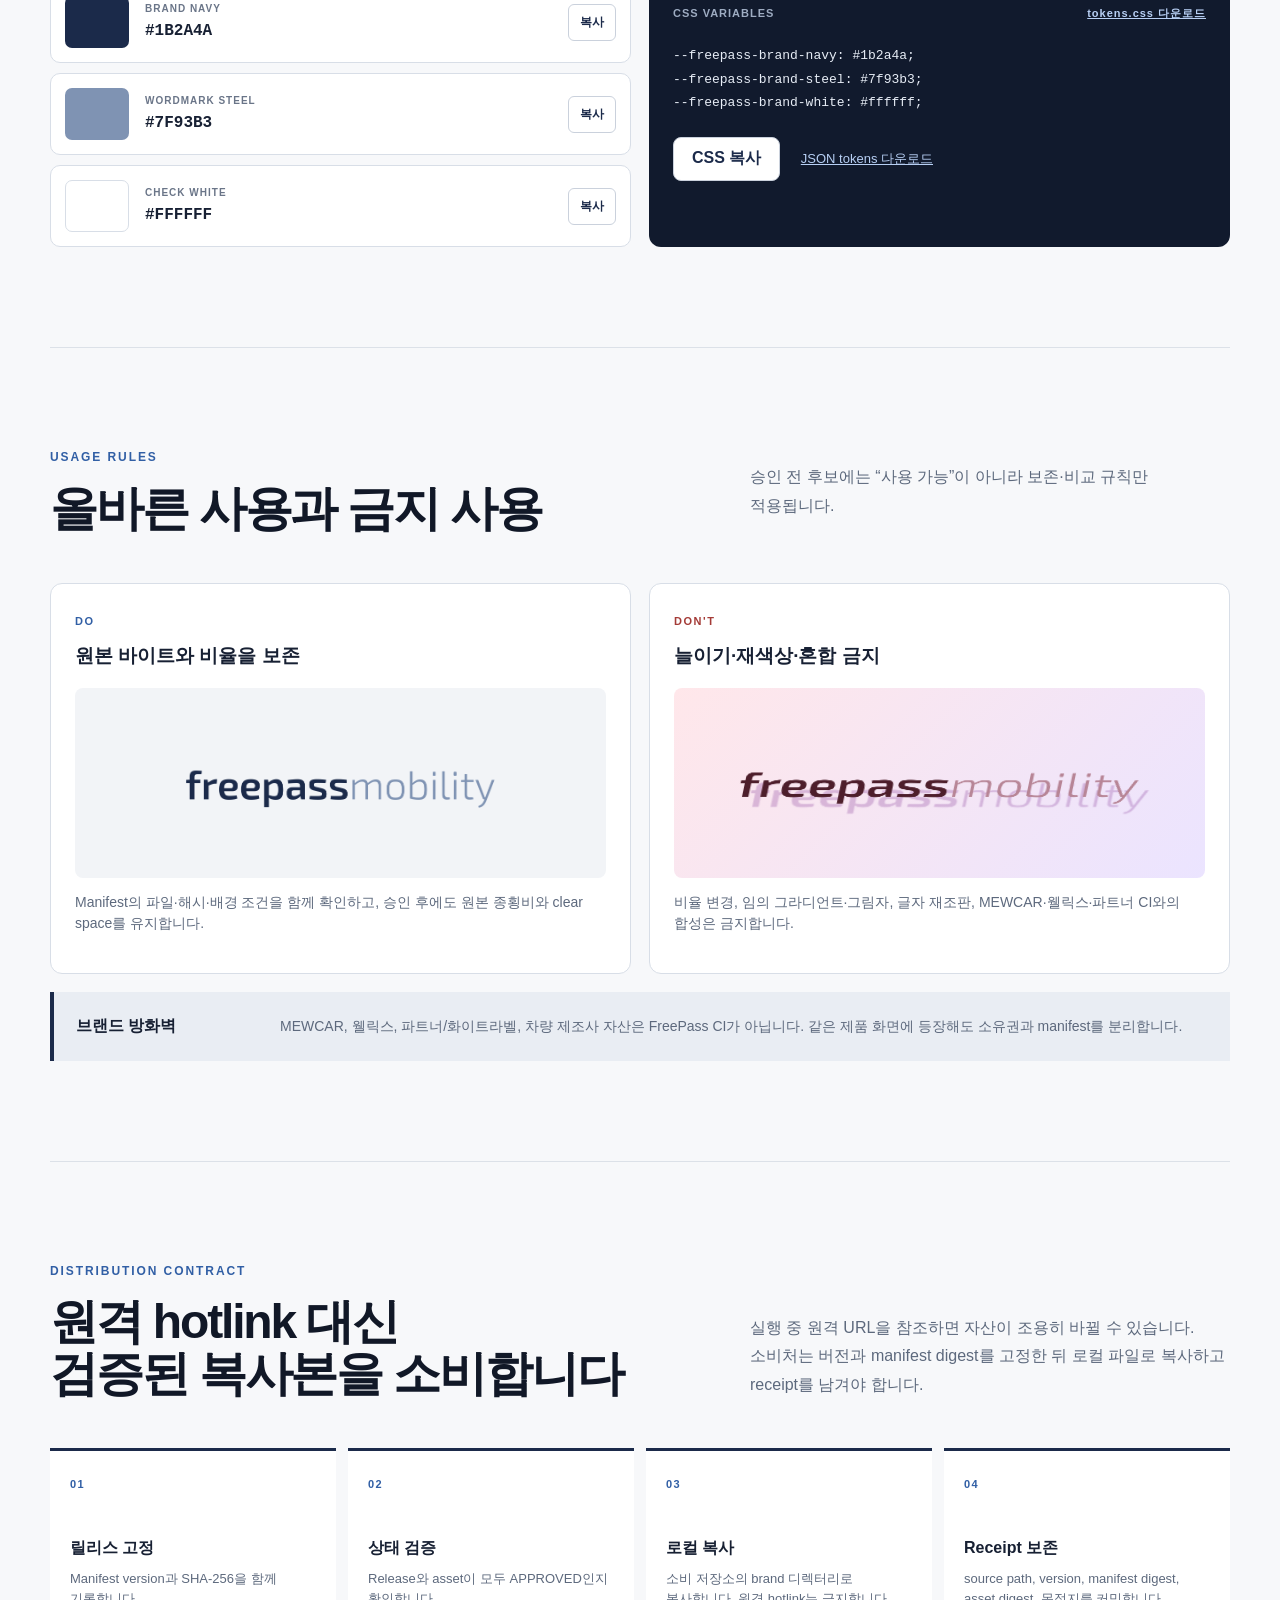
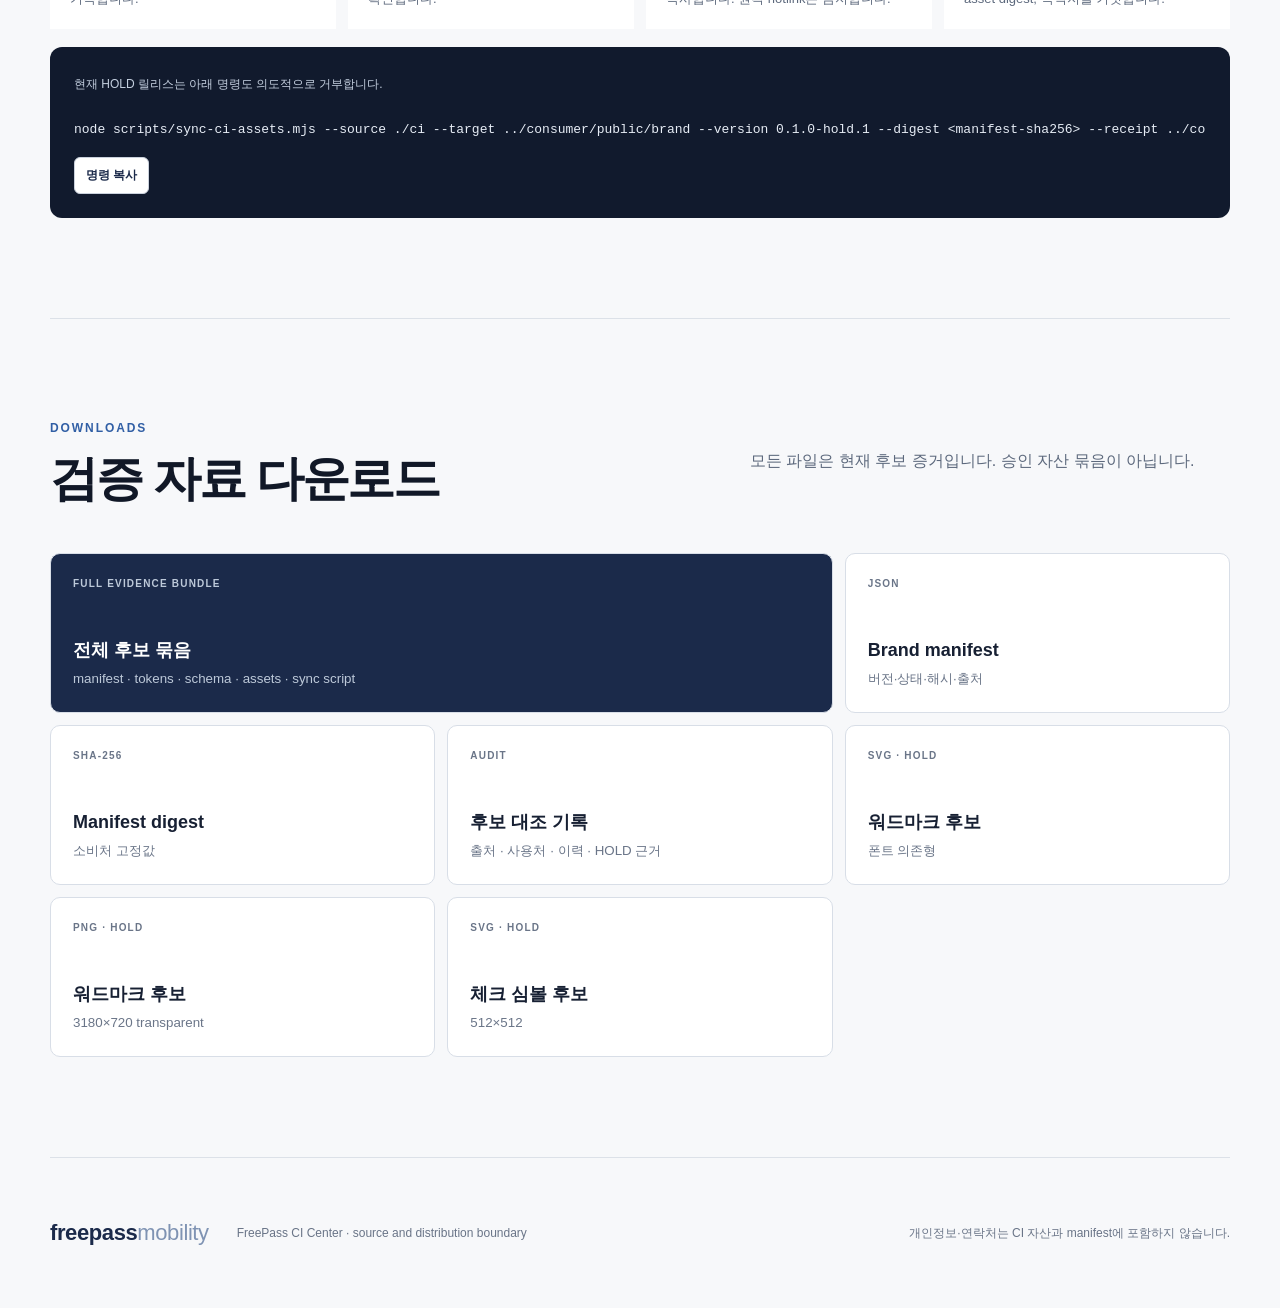
<file: ci/index.html>
<!doctype html>
<html lang="ko">
<head>
  <meta charset="utf-8" />
  <meta name="viewport" content="width=device-width, initial-scale=1, viewport-fit=cover" />
  <title>FreePass CI Center — 후보 비교 및 배포 계약</title>
  <meta name="description" content="FreePass 브랜드 후보 자산의 출처·해시·사용 규칙을 비교하고 검증된 릴리스를 배포하는 CI Center." />
  <link rel="stylesheet" href="tokens.css" />
  <link rel="stylesheet" href="style.css" />
</head>
<body>
  <a class="skip-link" href="#main">본문으로 이동</a>
  <header class="topbar">
    <a class="brand" href="../" aria-label="프리패스모빌리티 홈페이지">
      <span>freepass</span><i>mobility</i>
    </a>
    <nav aria-label="CI Center 바로가기">
      <a href="#candidates">후보 비교</a>
      <a href="#tokens">토큰</a>
      <a href="#usage">사용 규칙</a>
      <a href="#download">다운로드</a>
    </nav>
  </header>

  <main id="main">
    <section class="hero">
      <div>
        <p class="eyebrow">FREEPASS CI CENTER · CANDIDATE RELEASE</p>
        <h1>복사하기 전에<br><em>출처와 해시부터</em> 확인합니다</h1>
        <p class="hero-copy">로고·색상·아이콘을 한곳에서 비교하고, 승인된 버전만 고정 digest로 소비 저장소에 복사하는 브랜드 공급 경계입니다.</p>
        <div class="hero-actions">
          <a class="button button-primary" href="#candidates">후보 비교 보기</a>
          <a class="button" href="brand-manifest.json">Manifest 열기</a>
        </div>
      </div>
      <aside class="status-panel" aria-labelledby="release-status-title">
        <div class="status-line">
          <span id="release-status-title">RELEASE STATUS</span>
          <strong class="hold">HOLD</strong>
        </div>
        <dl>
          <div><dt>Manifest</dt><dd id="manifest-version">0.1.0-hold.1</dd></div>
          <div><dt>승인 자산</dt><dd id="approved-count">0</dd></div>
          <div><dt>Hotlink</dt><dd>FORBIDDEN</dd></div>
          <div><dt>소비 방식</dt><dd>VERSION + DIGEST + COPY</dd></div>
        </dl>
        <p>후보 파일이 존재한다는 사실은 브랜드 승인과 다릅니다. 정본 패키지 또는 명시 승인 전까지 배포 소비는 중단됩니다.</p>
      </aside>
    </section>

    <section class="section" id="candidates" aria-labelledby="candidate-title">
      <div class="section-heading">
        <div>
          <p class="eyebrow">SOURCE COMPARISON</p>
          <h2 id="candidate-title">같아 보이는 자산도<br>한 계보로 단정하지 않습니다</h2>
        </div>
        <p>워드마크와 체크 심볼은 각각 실사용 증거가 있지만, 두 계열을 하나의 승인된 CI 패키지로 묶는 원본 근거는 아직 없습니다.</p>
      </div>

      <div class="comparison-grid">
        <article class="candidate-card">
          <div class="preview preview-light wordmark-preview">
            <img src="assets/candidates/freepass-wordmark-font-dependent.svg" alt="폰트 의존형 FreePass Mobility 워드마크 SVG 후보" />
          </div>
          <div class="candidate-body">
            <div class="candidate-title"><h3>워드마크 · SVG</h3><span class="badge hold">HOLD</span></div>
            <p>견적기 런타임에서 사용 중이지만 글자가 path가 아닌 SVG <code>&lt;text&gt;</code>라 설치 폰트에 따라 결과가 달라질 수 있습니다.</p>
            <ul>
              <li>340×56 · viewBox 0 0 340 56</li>
              <li>#1B2A4A + #7F93B3</li>
              <li>Exo 2 / Pretendard / Arial 의존</li>
            </ul>
          </div>
        </article>

        <article class="candidate-card">
          <div class="preview preview-grid wordmark-preview raster-preview">
            <img src="assets/candidates/freepass-wordmark-raster.png" alt="투명 배경 FreePass Mobility 워드마크 PNG 후보" />
          </div>
          <div class="candidate-body">
            <div class="candidate-title"><h3>워드마크 · PNG</h3><span class="badge hold">HOLD</span></div>
            <p>고해상도 투명 PNG이며 유사한 색과 외형을 갖지만, 생성기·벡터 원본·승인 이력이 확인되지 않았습니다.</p>
            <ul>
              <li>3180×720 · alpha 포함</li>
              <li>로컬 문서 허브에서 관찰</li>
              <li>Git 이력 없음</li>
            </ul>
          </div>
        </article>

        <article class="candidate-card candidate-card-wide">
          <div class="symbol-row">
            <div class="preview symbol-preview"><img src="assets/candidates/freepass-check-symbol.svg" alt="네이비 바탕 흰 체크 FreePass 심볼 SVG 후보" /></div>
            <div class="preview symbol-preview"><img src="assets/candidates/freepass-check-symbol-192.png" alt="FreePass 체크 심볼 192 PNG 후보" /></div>
            <div class="preview symbol-preview"><img src="assets/candidates/freepass-check-symbol-maskable-512.png" alt="FreePass 체크 심볼 maskable 512 PNG 후보" /></div>
          </div>
          <div class="candidate-body">
            <div class="candidate-title"><h3>체크 심볼 · 앱 아이콘 계열</h3><span class="badge hold">HOLD</span></div>
            <p>ERP4의 PWA·전자서명·문서 UI에서 실제 사용되고 생성·좌표 검증 스크립트도 있습니다. 다만 워드마크와 동일한 승인 패키지라는 연결 근거는 없습니다.</p>
            <ul class="inline-list">
              <li>SVG 512×512</li><li>PNG 192/512</li><li>Maskable 512</li><li>#1B2A4A + #FFFFFF</li>
            </ul>
          </div>
        </article>
      </div>

      <div class="manifest-table-wrap" tabindex="0" aria-label="브랜드 후보 manifest 표, 가로 스크롤 가능">
        <table>
          <thead><tr><th>영구 Asset ID</th><th>역할</th><th>상태</th><th>크기</th><th>SHA-256</th><th>다운로드</th></tr></thead>
          <tbody id="asset-table-body">
            <tr><td colspan="6">Manifest를 불러오는 중입니다.</td></tr>
          </tbody>
        </table>
      </div>
    </section>

    <section class="section missing-section" aria-labelledby="missing-title">
      <div class="section-heading compact">
        <div><p class="eyebrow">MISSING VARIANTS</p><h2 id="missing-title">없는 변형을 임의로 만들지 않습니다</h2></div>
        <p>밝은/어두운 배경, 단색, 소형 favicon을 위한 공식 원본이 확인될 때까지 상태를 명시적으로 비워 둡니다.</p>
      </div>
      <div class="missing-grid">
        <article><span>OUTLINED MASTER</span><strong>HOLD · 미제공</strong></article>
        <article><span>MONOCHROME</span><strong>HOLD · 미제공</strong></article>
        <article><span>INVERSE / DARK</span><strong>HOLD · 미제공</strong></article>
        <article><span>FAVICON 16/32</span><strong>HOLD · 미제공</strong></article>
      </div>
    </section>

    <section class="section" id="tokens" aria-labelledby="token-title">
      <div class="section-heading">
        <div><p class="eyebrow">TOKENS</p><h2 id="token-title">관찰값과 승인값을<br>같은 것으로 취급하지 않습니다</h2></div>
        <p>현재 토큰은 두 후보에서 반복 확인된 관찰값입니다. 로고를 다시 그리는 근거로 쓰지 말고, 승인 릴리스 전에는 소비 저장소에 동기화하지 마세요.</p>
      </div>
      <div class="token-layout">
        <div class="swatches">
          <article><i style="--swatch:#1B2A4A"></i><div><span>BRAND NAVY</span><strong>#1B2A4A</strong></div><button type="button" data-copy="#1B2A4A">복사</button></article>
          <article><i style="--swatch:#7F93B3"></i><div><span>WORDMARK STEEL</span><strong>#7F93B3</strong></div><button type="button" data-copy="#7F93B3">복사</button></article>
          <article><i class="light" style="--swatch:#FFFFFF"></i><div><span>CHECK WHITE</span><strong>#FFFFFF</strong></div><button type="button" data-copy="#FFFFFF">복사</button></article>
        </div>
        <div class="code-card">
          <div><span>CSS VARIABLES</span><a href="tokens.css" download>tokens.css 다운로드</a></div>
          <pre><code id="css-token-code">--freepass-brand-navy: #1b2a4a;
--freepass-brand-steel: #7f93b3;
--freepass-brand-white: #ffffff;</code></pre>
          <button class="button" type="button" data-copy-target="css-token-code">CSS 복사</button>
          <a class="text-link" href="tokens.json" download>JSON tokens 다운로드</a>
        </div>
      </div>
    </section>

    <section class="section" id="usage" aria-labelledby="usage-title">
      <div class="section-heading compact">
        <div><p class="eyebrow">USAGE RULES</p><h2 id="usage-title">올바른 사용과 금지 사용</h2></div>
        <p>승인 전 후보에는 “사용 가능”이 아니라 보존·비교 규칙만 적용됩니다.</p>
      </div>
      <div class="rules-grid">
        <article class="rule-card good">
          <span>DO</span>
          <h3>원본 바이트와 비율을 보존</h3>
          <div class="rule-demo"><img src="assets/candidates/freepass-wordmark-raster.png" alt="비율을 보존한 워드마크 후보 예시" /></div>
          <p>Manifest의 파일·해시·배경 조건을 함께 확인하고, 승인 후에도 원본 종횡비와 clear space를 유지합니다.</p>
        </article>
        <article class="rule-card bad">
          <span>DON'T</span>
          <h3>늘이기·재색상·혼합 금지</h3>
          <div class="rule-demo misuse"><img src="assets/candidates/freepass-wordmark-raster.png" alt="금지 예시를 설명하기 위해 의도적으로 왜곡 표시한 워드마크 후보" /></div>
          <p>비율 변경, 임의 그라디언트·그림자, 글자 재조판, MEWCAR·웰릭스·파트너 CI와의 합성은 금지합니다.</p>
        </article>
      </div>
      <div class="boundary-note">
        <strong>브랜드 방화벽</strong>
        <p>MEWCAR, 웰릭스, 파트너/화이트라벨, 차량 제조사 자산은 FreePass CI가 아닙니다. 같은 제품 화면에 등장해도 소유권과 manifest를 분리합니다.</p>
      </div>
    </section>

    <section class="section distribution" aria-labelledby="distribution-title">
      <div class="section-heading">
        <div><p class="eyebrow">DISTRIBUTION CONTRACT</p><h2 id="distribution-title">원격 hotlink 대신<br>검증된 복사본을 소비합니다</h2></div>
        <p>실행 중 원격 URL을 참조하면 자산이 조용히 바뀔 수 있습니다. 소비처는 버전과 manifest digest를 고정한 뒤 로컬 파일로 복사하고 receipt를 남겨야 합니다.</p>
      </div>
      <ol class="steps">
        <li><span>01</span><div><strong>릴리스 고정</strong><p>Manifest version과 SHA-256을 함께 기록합니다.</p></div></li>
        <li><span>02</span><div><strong>상태 검증</strong><p>Release와 asset이 모두 APPROVED인지 확인합니다.</p></div></li>
        <li><span>03</span><div><strong>로컬 복사</strong><p>소비 저장소의 brand 디렉터리로 복사합니다. 원격 hotlink는 금지합니다.</p></div></li>
        <li><span>04</span><div><strong>Receipt 보존</strong><p>source path, version, manifest digest, asset digest, 목적지를 커밋합니다.</p></div></li>
      </ol>
      <div class="command-card">
        <span>현재 HOLD 릴리스는 아래 명령도 의도적으로 거부합니다.</span>
        <pre><code id="sync-command">node scripts/sync-ci-assets.mjs --source ./ci --target ../consumer/public/brand --version 0.1.0-hold.1 --digest &lt;manifest-sha256&gt; --receipt ../consumer/brand-receipt.json</code></pre>
        <button type="button" data-copy-target="sync-command">명령 복사</button>
      </div>
    </section>

    <section class="section" id="download" aria-labelledby="download-title">
      <div class="section-heading compact">
        <div><p class="eyebrow">DOWNLOADS</p><h2 id="download-title">검증 자료 다운로드</h2></div>
        <p>모든 파일은 현재 후보 증거입니다. 승인 자산 묶음이 아닙니다.</p>
      </div>
      <div class="download-grid">
        <a class="download-card primary" href="downloads/freepass-ci-candidate-bundle-v0.1.0-hold.1.zip" download>
          <span>FULL EVIDENCE BUNDLE</span><strong>전체 후보 묶음</strong><small>manifest · tokens · schema · assets · sync script</small>
        </a>
        <a class="download-card" href="brand-manifest.json" download><span>JSON</span><strong>Brand manifest</strong><small>버전·상태·해시·출처</small></a>
        <a class="download-card" href="brand-manifest.sha256" download><span>SHA-256</span><strong>Manifest digest</strong><small>소비처 고정값</small></a>
        <a class="download-card" href="CANDIDATE_AUDIT.md" download><span>AUDIT</span><strong>후보 대조 기록</strong><small>출처 · 사용처 · 이력 · HOLD 근거</small></a>
        <a class="download-card" href="assets/candidates/freepass-wordmark-font-dependent.svg" download><span>SVG · HOLD</span><strong>워드마크 후보</strong><small>폰트 의존형</small></a>
        <a class="download-card" href="assets/candidates/freepass-wordmark-raster.png" download><span>PNG · HOLD</span><strong>워드마크 후보</strong><small>3180×720 transparent</small></a>
        <a class="download-card" href="assets/candidates/freepass-check-symbol.svg" download><span>SVG · HOLD</span><strong>체크 심볼 후보</strong><small>512×512</small></a>
      </div>
    </section>
  </main>

  <footer>
    <a class="brand" href="../"><span>freepass</span><i>mobility</i></a>
    <p>FreePass CI Center · source and distribution boundary</p>
    <p class="footer-note">개인정보·연락처는 CI 자산과 manifest에 포함하지 않습니다.</p>
  </footer>

  <div class="toast" id="copy-toast" role="status" aria-live="polite"></div>
  <script src="main.js"></script>
</body>
</html>
</file>
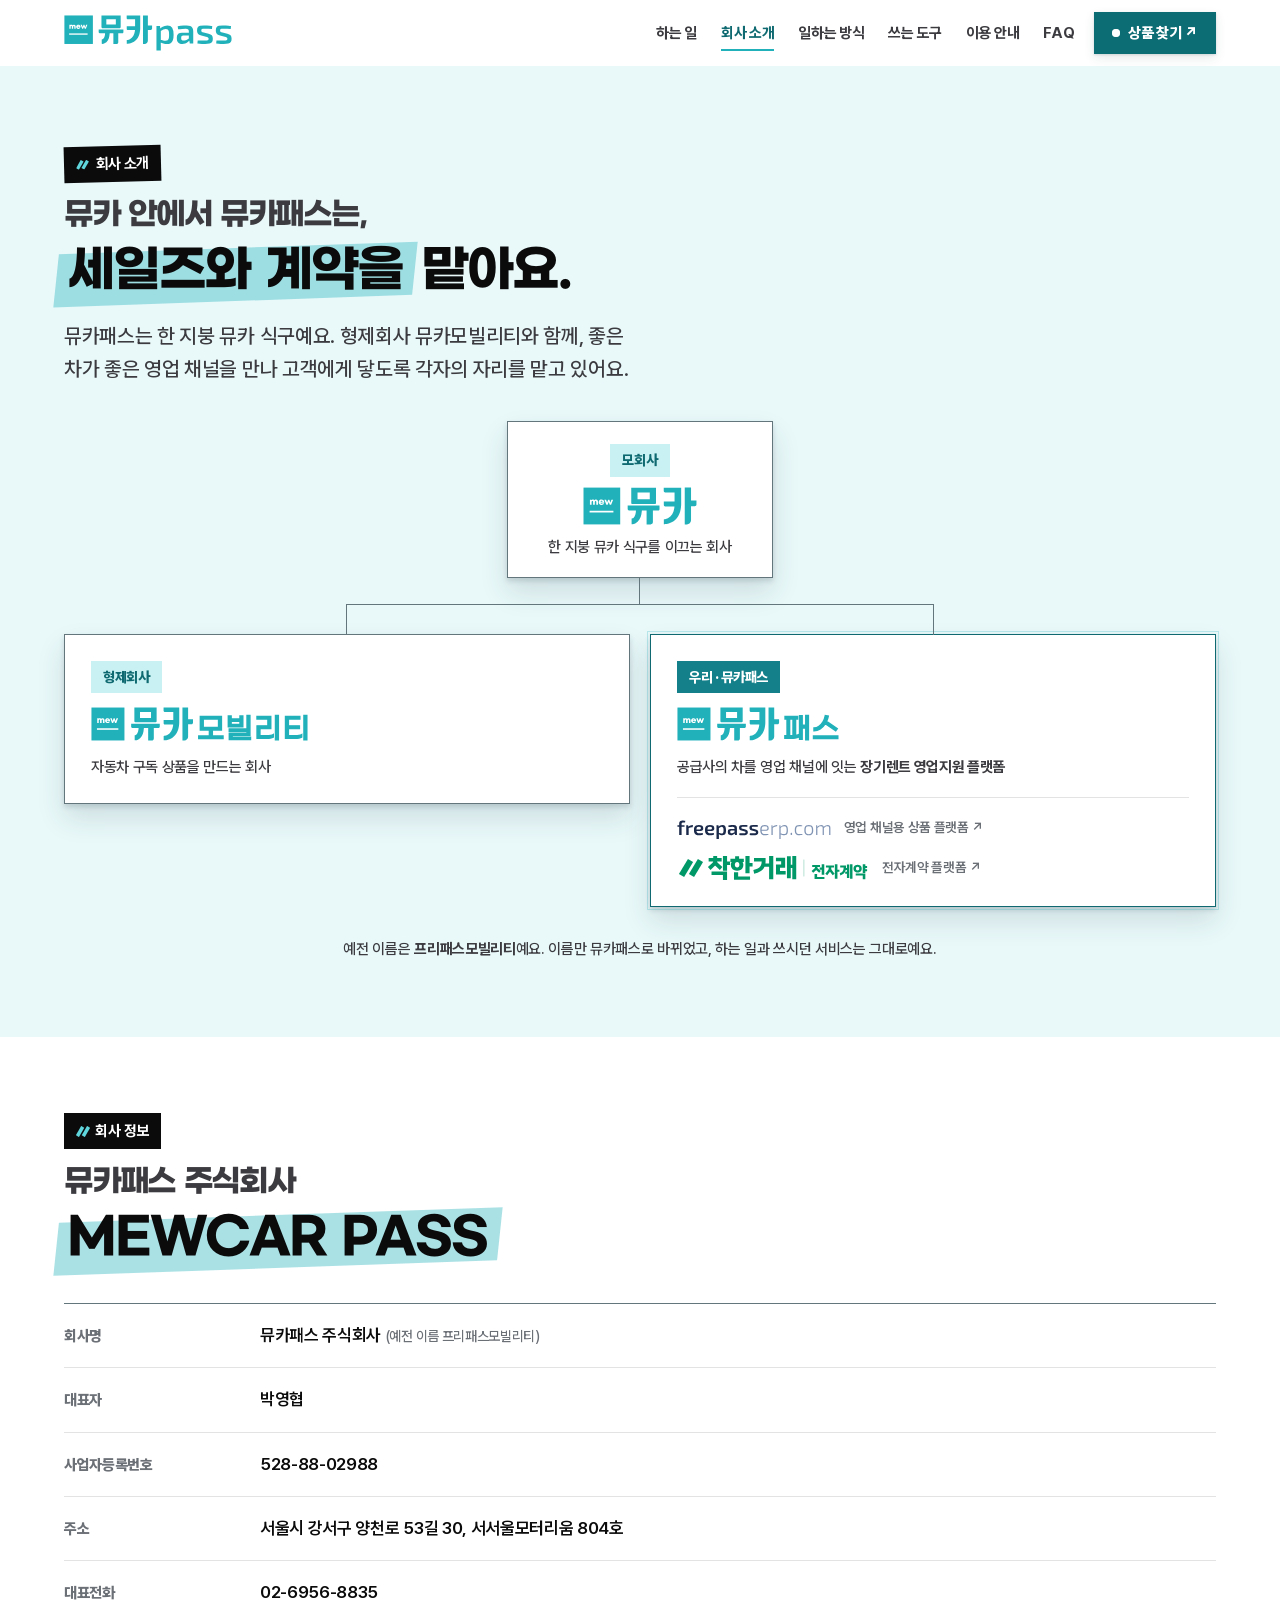
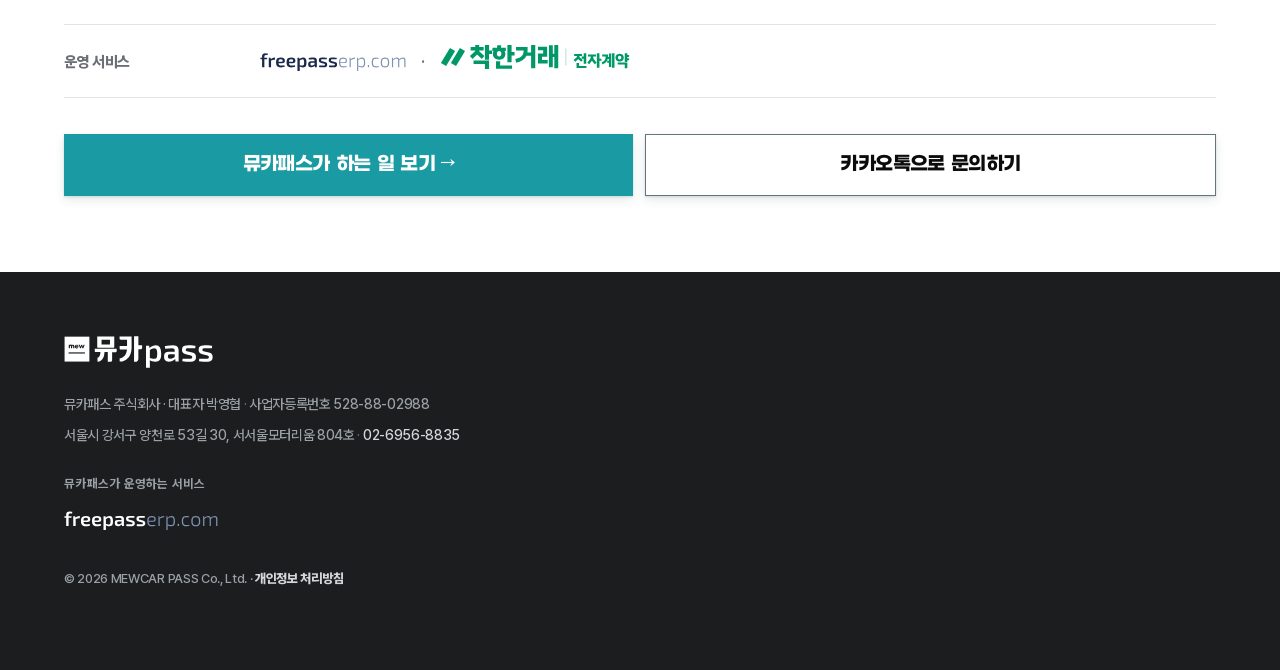
<file: about.html>
<!doctype html>
<html lang="ko">
<head>
<meta charset="utf-8" />
<meta name="viewport" content="width=device-width, initial-scale=1, viewport-fit=cover" />
<title>회사 소개 — 뮤카패스</title>
<meta name="description" content="뮤카패스는 한 지붕 뮤카 식구로, 공급사의 차를 영업 채널에 잇는 장기렌트 영업지원 플랫폼을 운영해요. freepasserp.com · 착한거래 전자계약." />
<meta name="theme-color" content="#ffffff" />
<link rel="canonical" href="https://freepassmobility.com/about" />
<link rel="icon" href="assets/favicon.svg" type="image/svg+xml" />
<meta property="og:type" content="website" />
<meta property="og:site_name" content="뮤카패스" />
<meta property="og:title" content="회사 소개 — 뮤카패스" />
<meta property="og:description" content="한 지붕 뮤카 식구, 뮤카패스 — 장기렌트 영업지원 플랫폼. freepasserp.com · 착한거래 전자계약." />
<meta property="og:url" content="https://freepassmobility.com/about" />
<meta property="og:image" content="https://freepassmobility.com/assets/og.png?v=20261120" />
<meta property="og:image:width" content="1200" />
<meta property="og:image:height" content="630" />
<meta property="og:locale" content="ko_KR" />
<meta name="twitter:card" content="summary_large_image" />
<link rel="preload" href="/assets/fonts/GmarketSansBold-sub.woff2?v=20261126-cloa-v2" as="font" type="font/woff2" crossorigin />
<link rel="preload" href="/assets/fonts/PretendardVariable-site.woff2?v=20261126-cloa-v2" as="font" type="font/woff2" crossorigin />
<link rel="stylesheet" href="css/style.css" />
<link rel="manifest" href="/site.webmanifest" />
<script type="speculationrules">{"prefetch":[{"source":"list","urls":["/","/about"],"eagerness":"moderate"}]}</script>
<link rel="apple-touch-icon" href="assets/apple-touch-icon.png" />
<script type="application/ld+json">{"@context":"https://schema.org","@type":"BreadcrumbList","itemListElement":[{"@type":"ListItem","position":1,"name":"뮤카패스","item":"https://freepassmobility.com/"},{"@type":"ListItem","position":2,"name":"회사 소개","item":"https://freepassmobility.com/about"}]}</script>
</head>
<body>

<header class="top" id="top">
  <div class="wrap top-in">
    <a class="logo" href="./" aria-label="뮤카패스 처음으로"><img src="assets/brand/mewcar-pass-en-trim.svg" alt="뮤카pass" width="637" height="136" /></a>
    <nav class="top-nav" id="top-nav" aria-label="바로가기">
      <a href="/#what">하는 일</a>
      <a href="/about" aria-current="page">회사 소개</a>
      <a href="/#flow">일하는 방식</a>
      <a href="/#tools">쓰는 도구</a>
      <a href="/#start">이용 안내</a>
      <a href="/#faq">FAQ</a>
      <a class="top-kakao js-kakao" href="https://pf.kakao.com/_NQqcn/chat" target="_blank" rel="noopener">카카오톡으로 문의하기</a>
    </nav>
    <div class="top-acts">
      <a class="top-erp" href="https://freepasserp.com/" target="_blank" rel="noopener"><span class="top-erp-fx" aria-hidden="true"></span><span class="top-erp-dot" aria-hidden="true"></span>상품 찾기 ↗</a>
      <button class="burger" id="burger" type="button" aria-expanded="false" aria-controls="top-nav" aria-label="메뉴 열기"><span></span><span></span><span></span></button>
    </div>
  </div>
</header>

<main>
  <section class="sec family-sec about-page" id="about" aria-labelledby="about-h">
    <div class="wrap">
      <p class="eyebrow"><i class="sl" aria-hidden="true"></i>회사 소개</p>
      <h1 id="about-h" class="poster h1-sec"><span class="pre">뮤카 안에서 뮤카패스는,</span><span class="main"><span class="mark">세일즈와 계약을</span> 맡아요.</span></h1>
      <p class="sec-lead">뮤카패스는 한 지붕 뮤카 식구예요. 형제회사 뮤카모빌리티와 함께, 좋은 차가 좋은 영업 채널을 만나 고객에게 닿도록 각자의 자리를 맡고 있어요.</p>
      <div class="fam">
        <div class="fam-parent">
          <span class="fam-role">모회사</span>
          <img src="assets/brand/mewcar-parent-trim.svg" alt="뮤카" width="336" height="112" class="fam-logo fam-logo--ci">
          <p>한 지붕 뮤카 식구를 이끄는 회사</p>
        </div>
        <div class="fam-kids">
          <div class="fam-card">
            <span class="fam-role">형제회사</span>
            <img src="assets/brand/mewcar-mobility-ko-trim.svg" alt="뮤카모빌리티" width="711" height="112" class="fam-logo">
            <p>자동차 구독 상품을 만드는 회사</p>
          </div>
          <div class="fam-card fam-card--us">
            <span class="fam-role">우리 · 뮤카패스</span>
            <img src="assets/brand/mewcar-pass-ko-trim.svg" alt="뮤카패스" width="530" height="112" class="fam-logo">
            <p>공급사의 차를 영업 채널에 잇는 <b>장기렌트 영업지원 플랫폼</b></p>
            <ul class="fam-svc">
              <li><a href="https://freepasserp.com/" target="_blank" rel="noopener"><span class="bi-fpe"><img src="assets/brand/freepasserp-bi.svg" alt="freepasserp.com" width="7740" height="1200"></span><small>영업 채널용 상품 플랫폼 ↗</small></a></li>
              <li><a href="https://sign.freepasserp.com/" target="_blank" rel="noopener"><span class="chakhan-ec"><img src="assets/brand/chakhan-ci-econtract-on-light.svg" alt="착한거래 전자계약" width="152" height="22"></span><small>전자계약 플랫폼 ↗</small></a></li>
            </ul>
          </div>
        </div>
      </div>
      <p class="fam-note">예전 이름은 <b>프리패스모빌리티</b>예요. 이름만 뮤카패스로 바뀌었고, 하는 일과 쓰시던 서비스는 그대로예요.</p>
    </div>
  </section>

  <section class="sec about-info" aria-labelledby="info-h">
    <div class="wrap">
      <p class="eyebrow"><i class="sl" aria-hidden="true"></i>회사 정보</p>
      <h2 id="info-h" class="poster"><span class="pre">뮤카패스 주식회사</span><span class="main"><span class="mark">MEWCAR PASS</span></span></h2>
      <dl class="info">
        <div><dt>회사명</dt><dd>뮤카패스 주식회사 <small>(예전 이름 프리패스모빌리티)</small></dd></div>
        <div><dt>대표자</dt><dd>박영협</dd></div>
        <div><dt>사업자등록번호</dt><dd>528-88-02988</dd></div>
        <div><dt>주소</dt><dd>서울시 강서구 양천로 53길 30, 서서울모터리움 804호</dd></div>
        <div><dt>대표전화</dt><dd><a href="tel:02-6956-8835">02-6956-8835</a></dd></div>
        <div><dt>운영 서비스</dt><dd class="svc"><a href="https://freepasserp.com/" target="_blank" rel="noopener"><span class="bi-fpe"><img src="assets/brand/freepasserp-bi.svg" alt="freepasserp.com" width="7740" height="1200"></span></a><span class="foot-dot" aria-hidden="true">·</span><a href="https://sign.freepasserp.com/" target="_blank" rel="noopener"><span class="chakhan-ec"><img loading="lazy" decoding="async" src="assets/brand/chakhan-ci-econtract-on-light.svg" alt="착한거래 전자계약" width="152" height="22"></span></a></dd></div>
      </dl>
      <div class="about-acts">
        <a class="cta" href="/#what">뮤카패스가 하는 일 보기 →</a>
        <a class="cta cta--line js-kakao" href="https://pf.kakao.com/_NQqcn/chat" target="_blank" rel="noopener noreferrer">카카오톡으로 문의하기</a>
      </div>
    </div>
  </section>
</main>

<footer class="foot">
  <div class="wrap">
    <img loading="lazy" decoding="async" class="foot-logo" src="assets/brand/mewcar-pass-en-white-trim.svg" alt="뮤카pass" width="637" height="136" />
    <p class="foot-info"><span class="fi">뮤카패스 주식회사 · 대표자 박영협</span><span class="fi">사업자등록번호 528-88-02988</span><br class="fbr"><span class="fi"><span class="nw">서울시 강서구 양천로 53길 30,</span> <span class="nw">서서울모터리움 804호</span></span><span class="fi"><a href="tel:02-6956-8835">02-6956-8835</a></span></p>
    <p class="foot-links"><span class="foot-svc">뮤카패스가 운영하는 서비스</span><a href="https://freepasserp.com/" target="_blank" rel="noopener"><span class="bi-fpe bi-fpe--dark"><img src="assets/brand/freepasserp-bi-dark.svg" alt="freepasserp.com" width="7740" height="1200" loading="lazy" decoding="async"></span></a></p>
    <p class="copyright">© 2026 MEWCAR PASS Co., Ltd. · <a class="foot-privacy" href="/privacy">개인정보 처리방침</a></p>
  </div>
</footer>

<script src="js/main.js"></script>
</body>
</html>
</file>
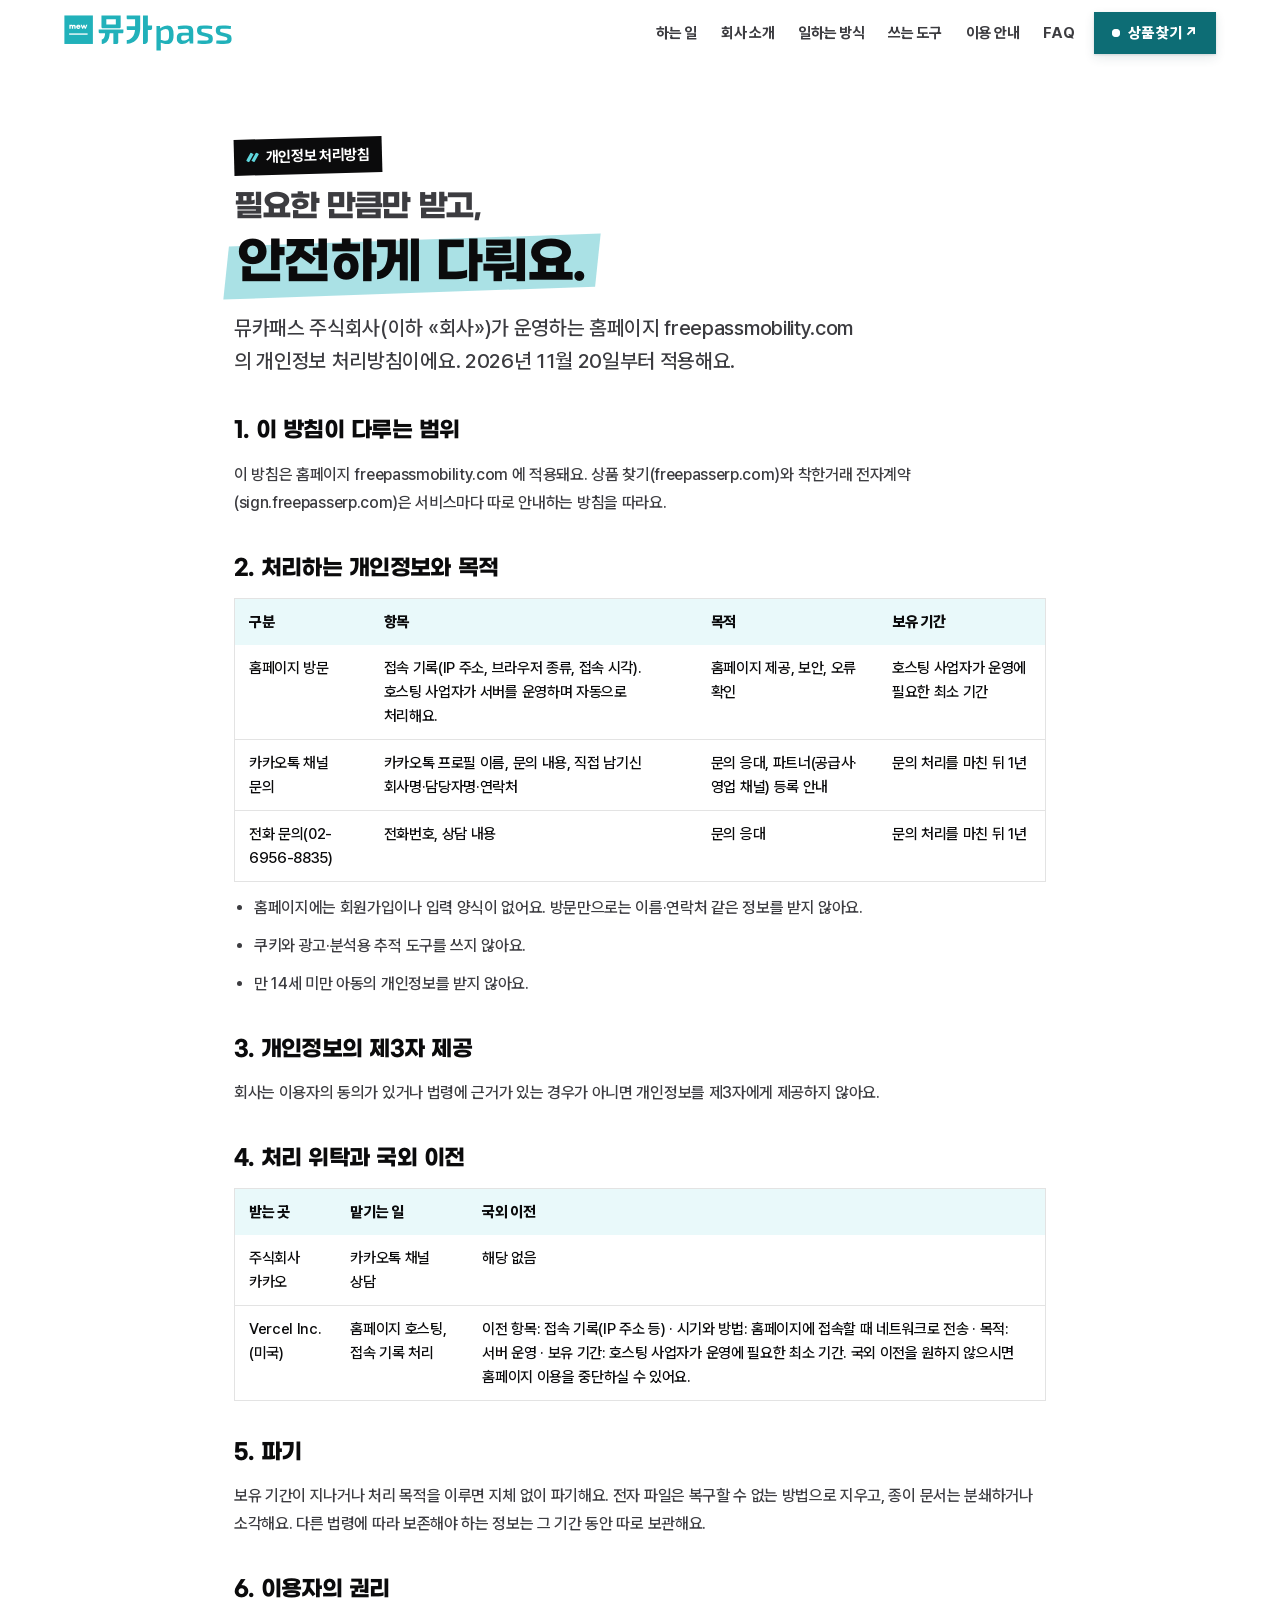
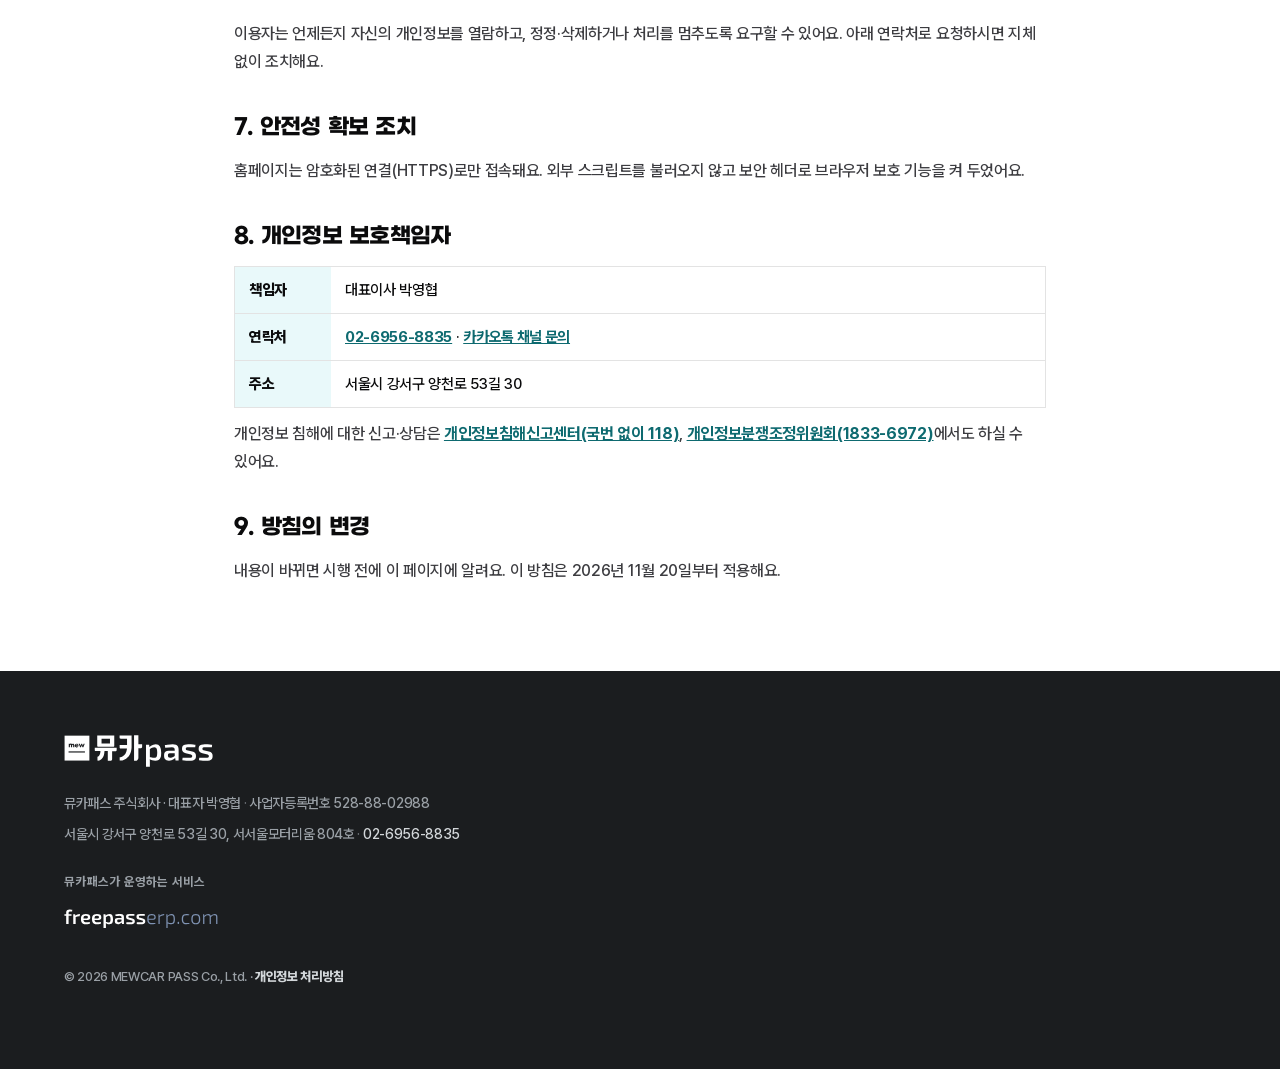
<file: privacy.html>
<!doctype html>
<html lang="ko">
<head>
<meta charset="utf-8" />
<meta name="viewport" content="width=device-width, initial-scale=1, viewport-fit=cover" />
<title>개인정보 처리방침 — 뮤카패스</title>
<meta name="description" content="뮤카패스 홈페이지(freepassmobility.com)가 개인정보를 어떻게 다루는지 안내해요. 입력 양식과 추적 도구 없이, 카카오톡·전화 문의 내용만 응대에 쓰고 일정 기간 뒤 지워요." />
<meta name="theme-color" content="#ffffff" />
<link rel="canonical" href="https://freepassmobility.com/privacy" />
<link rel="icon" href="assets/favicon.svg" type="image/svg+xml" />
<meta property="og:type" content="website" />
<meta property="og:site_name" content="뮤카패스" />
<meta property="og:title" content="개인정보 처리방침 — 뮤카패스" />
<meta property="og:description" content="뮤카패스 홈페이지의 개인정보 처리방침입니다." />
<meta property="og:url" content="https://freepassmobility.com/privacy" />
<meta property="og:image" content="https://freepassmobility.com/assets/og.png?v=20261120" />
<meta property="og:image:width" content="1200" />
<meta property="og:image:height" content="630" />
<meta property="og:locale" content="ko_KR" />
<meta name="twitter:card" content="summary_large_image" />
<link rel="preload" href="/assets/fonts/GmarketSansBold-sub.woff2?v=20261126-cloa-v2" as="font" type="font/woff2" crossorigin />
<link rel="preload" href="/assets/fonts/PretendardVariable-site.woff2?v=20261126-cloa-v2" as="font" type="font/woff2" crossorigin />
<link rel="stylesheet" href="css/style.css" />
<link rel="manifest" href="/site.webmanifest" />
<script type="speculationrules">{"prefetch":[{"source":"list","urls":["/","/about"],"eagerness":"moderate"}]}</script>
<link rel="apple-touch-icon" href="assets/apple-touch-icon.png" />
<script type="application/ld+json">{"@context":"https://schema.org","@type":"BreadcrumbList","itemListElement":[{"@type":"ListItem","position":1,"name":"뮤카패스","item":"https://freepassmobility.com/"},{"@type":"ListItem","position":2,"name":"개인정보 처리방침","item":"https://freepassmobility.com/privacy"}]}</script>
</head>
<body>

<header class="top" id="top">
  <div class="wrap top-in">
    <a class="logo" href="./" aria-label="뮤카패스 처음으로"><img src="assets/brand/mewcar-pass-en-trim.svg" alt="뮤카pass" width="637" height="136" /></a>
    <nav class="top-nav" id="top-nav" aria-label="바로가기">
      <a href="/#what">하는 일</a>
      <a href="/about">회사 소개</a>
      <a href="/#flow">일하는 방식</a>
      <a href="/#tools">쓰는 도구</a>
      <a href="/#start">이용 안내</a>
      <a href="/#faq">FAQ</a>
      <a class="top-kakao js-kakao" href="https://pf.kakao.com/_NQqcn/chat" target="_blank" rel="noopener">카카오톡으로 문의하기</a>
    </nav>
    <div class="top-acts">
      <a class="top-erp" href="https://freepasserp.com/" target="_blank" rel="noopener"><span class="top-erp-fx" aria-hidden="true"></span><span class="top-erp-dot" aria-hidden="true"></span>상품 찾기 ↗</a>
      <button class="burger" id="burger" type="button" aria-expanded="false" aria-controls="top-nav" aria-label="메뉴 열기"><span></span><span></span><span></span></button>
    </div>
  </div>
</header>

<main>
  <section class="sec policy" id="policy" aria-labelledby="policy-h">
    <div class="wrap">
      <p class="eyebrow"><i class="sl" aria-hidden="true"></i>개인정보 처리방침</p>
      <h1 id="policy-h" class="poster h1-sec"><span class="pre">필요한 만큼만 받고,</span><span class="main"><span class="mark">안전하게 다뤄요.</span></span></h1>
      <p class="sec-lead">뮤카패스 주식회사(이하 «회사»)가 운영하는 홈페이지 freepassmobility.com 의 개인정보 처리방침이에요. 2026년 11월 20일부터 적용해요.</p>

      <div class="policy-body">
        <section>
          <h2>1. 이 방침이 다루는 범위</h2>
          <p>이 방침은 홈페이지 freepassmobility.com 에 적용돼요. 상품 찾기(freepasserp.com)와 착한거래 전자계약(sign.freepasserp.com)은 서비스마다 따로 안내하는 방침을 따라요.</p>
        </section>

        <section>
          <h2>2. 처리하는 개인정보와 목적</h2>
          <div class="table-wrap" tabindex="0" role="region" aria-label="처리하는 개인정보 표"><table>
            <thead><tr><th>구분</th><th>항목</th><th>목적</th><th>보유 기간</th></tr></thead>
            <tbody>
              <tr><td>홈페이지 방문</td><td>접속 기록(IP 주소, 브라우저 종류, 접속 시각). 호스팅 사업자가 서버를 운영하며 자동으로 처리해요.</td><td>홈페이지 제공, 보안, 오류 확인</td><td>호스팅 사업자가 운영에 필요한 최소 기간</td></tr>
              <tr><td>카카오톡 채널 문의</td><td>카카오톡 프로필 이름, 문의 내용, 직접 남기신 회사명·담당자명·연락처</td><td>문의 응대, 파트너(공급사·영업 채널) 등록 안내</td><td>문의 처리를 마친 뒤 1년</td></tr>
              <tr><td>전화 문의(02-6956-8835)</td><td>전화번호, 상담 내용</td><td>문의 응대</td><td>문의 처리를 마친 뒤 1년</td></tr>
            </tbody>
          </table></div>
          <ul>
            <li>홈페이지에는 회원가입이나 입력 양식이 없어요. 방문만으로는 이름·연락처 같은 정보를 받지 않아요.</li>
            <li>쿠키와 광고·분석용 추적 도구를 쓰지 않아요.</li>
            <li>만 14세 미만 아동의 개인정보를 받지 않아요.</li>
          </ul>
        </section>

        <section>
          <h2>3. 개인정보의 제3자 제공</h2>
          <p>회사는 이용자의 동의가 있거나 법령에 근거가 있는 경우가 아니면 개인정보를 제3자에게 제공하지 않아요.</p>
        </section>

        <section>
          <h2>4. 처리 위탁과 국외 이전</h2>
          <div class="table-wrap" tabindex="0" role="region" aria-label="처리 위탁과 국외 이전 표"><table>
            <thead><tr><th>받는 곳</th><th>맡기는 일</th><th>국외 이전</th></tr></thead>
            <tbody>
              <tr><td>주식회사 카카오</td><td>카카오톡 채널 상담</td><td>해당 없음</td></tr>
              <tr><td>Vercel Inc.(미국)</td><td>홈페이지 호스팅, 접속 기록 처리</td><td>이전 항목: 접속 기록(IP 주소 등) · 시기와 방법: 홈페이지에 접속할 때 네트워크로 전송 · 목적: 서버 운영 · 보유 기간: 호스팅 사업자가 운영에 필요한 최소 기간. 국외 이전을 원하지 않으시면 홈페이지 이용을 중단하실 수 있어요.</td></tr>
            </tbody>
          </table></div>
        </section>

        <section>
          <h2>5. 파기</h2>
          <p>보유 기간이 지나거나 처리 목적을 이루면 지체 없이 파기해요. 전자 파일은 복구할 수 없는 방법으로 지우고, 종이 문서는 분쇄하거나 소각해요. 다른 법령에 따라 보존해야 하는 정보는 그 기간 동안 따로 보관해요.</p>
        </section>

        <section>
          <h2>6. 이용자의 권리</h2>
          <p>이용자는 언제든지 자신의 개인정보를 열람하고, 정정·삭제하거나 처리를 멈추도록 요구할 수 있어요. 아래 연락처로 요청하시면 지체 없이 조치해요.</p>
        </section>

        <section>
          <h2>7. 안전성 확보 조치</h2>
          <p>홈페이지는 암호화된 연결(HTTPS)로만 접속돼요. 외부 스크립트를 불러오지 않고 보안 헤더로 브라우저 보호 기능을 켜 두었어요.</p>
        </section>

        <section>
          <h2>8. 개인정보 보호책임자</h2>
          <div class="table-wrap" tabindex="0" role="region" aria-label="개인정보 보호책임자 표"><table>
            <tbody>
              <tr><th>책임자</th><td>대표이사 박영협</td></tr>
              <tr><th>연락처</th><td><a href="tel:02-6956-8835">02-6956-8835</a> · <a href="https://pf.kakao.com/_NQqcn/chat" target="_blank" rel="noopener">카카오톡 채널 문의</a></td></tr>
              <tr><th>주소</th><td>서울시 강서구 양천로 53길 30</td></tr>
            </tbody>
          </table></div>
          <p>개인정보 침해에 대한 신고·상담은 <a href="https://privacy.kisa.or.kr" target="_blank" rel="noopener">개인정보침해신고센터(국번 없이 118)</a>, <a href="https://www.kopico.go.kr" target="_blank" rel="noopener">개인정보분쟁조정위원회(1833-6972)</a>에서도 하실 수 있어요.</p>
        </section>

        <section>
          <h2>9. 방침의 변경</h2>
          <p>내용이 바뀌면 시행 전에 이 페이지에 알려요. 이 방침은 2026년 11월 20일부터 적용해요.</p>
        </section>
      </div>
    </div>
  </section>
</main>

<footer class="foot">
  <div class="wrap">
    <img loading="lazy" decoding="async" class="foot-logo" src="assets/brand/mewcar-pass-en-white-trim.svg" alt="뮤카pass" width="637" height="136" />
    <p class="foot-info"><span class="fi">뮤카패스 주식회사 · 대표자 박영협</span><span class="fi">사업자등록번호 528-88-02988</span><br class="fbr"><span class="fi"><span class="nw">서울시 강서구 양천로 53길 30,</span> <span class="nw">서서울모터리움 804호</span></span><span class="fi"><a href="tel:02-6956-8835">02-6956-8835</a></span></p>
    <p class="foot-links"><span class="foot-svc">뮤카패스가 운영하는 서비스</span><a href="https://freepasserp.com/" target="_blank" rel="noopener"><span class="bi-fpe bi-fpe--dark"><img src="assets/brand/freepasserp-bi-dark.svg" alt="freepasserp.com" width="7740" height="1200" loading="lazy" decoding="async"></span></a></p>
    <p class="copyright">© 2026 MEWCAR PASS Co., Ltd. · <a class="foot-privacy" href="/privacy">개인정보 처리방침</a></p>
  </div>
</footer>

<script src="js/main.js"></script>
</body>
</html>
</file>
<file: css/style.css>
/* 뮤카패스 — 2026-11 개편. 착한거래 느낌(포스터 제목 · 형광펜 · 큰 버튼 하나)을 뮤카 청록(#21B1BA)으로. */
@font-face{font-family:"Pretendard Variable";font-weight:500 800;font-display:swap;src:url(/assets/fonts/PretendardVariable-site.woff2?v=20261126-cloa-v2) format("woff2")}
@font-face{font-family:"Poster";font-weight:700;font-display:swap;src:url(/assets/fonts/GmarketSansBold-sub.woff2?v=20261126-cloa-v2) format("woff2")}
:root{
  --teal:#21B1BA;--teal-deep:#178a92;--teal-ink:#0e6a70;--mint:#c9f1f3;--mint-2:#e9f9fa;
  --ink:#0b0b0c;--ink-2:#3c3c40;--sub:#6b6f76;--line:#e3e3e3;--card-dark:#1b1d1f;--bg:#fff;--bg-2:#f6f7f7;
  --poster:"Poster","Pretendard",system-ui,"Malgun Gothic",sans-serif;
  --wrap:1120px;
  /* 직각 표면과 먹회색 그림자는 홈·회사 소개·정책에 공통 적용 */
  --line-frame:#63767b;
  --shadow-low:0 1px 2px #273e4726,0 4px 10px #273e471c;
  --shadow-raised:0 3px 5px #273e472b,0 14px 26px #273e4724;
  --shadow-hover:0 3px 6px #273e4726,0 16px 28px #273e472c;
  --shadow-pressed:0 1px 2px #273e4729;
  color-scheme:light;
}
*{box-sizing:border-box}
html{scroll-behavior:smooth;scroll-padding-top:72px;-webkit-text-size-adjust:100%}
body{margin:0;background:var(--bg);color:var(--ink);font-family:"Pretendard Variable",Pretendard,system-ui,-apple-system,"Malgun Gothic",sans-serif;font-weight:500;font-size:16px;line-height:1.6;letter-spacing:-.02em;word-break:keep-all;-webkit-font-smoothing:antialiased}
a{color:inherit}
:where(button,input,select,textarea){border-radius:0}
img{max-width:100%}
.wrap{max-width:var(--wrap);margin:0 auto;padding:0 24px}
b,strong{font-weight:700}

/* 머리띠 */
.top{position:sticky;top:0;z-index:20;background:rgba(255,255,255,.94);backdrop-filter:blur(10px);-webkit-backdrop-filter:blur(10px);transition:box-shadow .2s}
.top.scr{box-shadow:0 1px 0 var(--line)}
.top{transition:box-shadow .2s,transform .32s cubic-bezier(.2,.8,.2,1)}
.top.tuck{transform:translateY(-100%)}
.top-in{display:flex;align-items:center;justify-content:space-between;height:66px}
.logo{display:block;line-height:0}.logo img{height:36px;width:auto}
.top-in{gap:20px}
.top-nav{display:flex;align-items:center;gap:24px;font-size:15px;font-weight:700;margin-left:auto}
.top-nav a{text-decoration:none;color:var(--ink-2)}.top-nav a:hover{color:var(--ink)}

.top-acts{display:flex;align-items:center;gap:10px}
.top-erp{display:inline-flex;align-items:center;gap:8px;text-decoration:none;font-size:15px;font-weight:800;color:#fff;background:var(--teal);padding:9px 18px;box-shadow:var(--shadow-low);transition:transform .12s,box-shadow .12s}
.top-erp:hover{transform:translateY(-2px);box-shadow:var(--shadow-hover)}
.top-erp:active{transform:translateY(3px);box-shadow:var(--shadow-pressed)}
.top-erp-dot{width:8px;height:8px;border-radius:50%;background:#fff;box-shadow:0 0 0 0 rgba(255,255,255,.8);animation:erpPulse 1.8s infinite}
@keyframes erpPulse{0%{box-shadow:0 0 0 0 rgba(255,255,255,.75)}70%{box-shadow:0 0 0 7px rgba(255,255,255,0)}100%{box-shadow:0 0 0 0 rgba(255,255,255,0)}}
.top-nav .top-kakao{display:none}
.burger{display:none;width:44px;height:44px;border:0;background:var(--bg-2);cursor:pointer;padding:0;flex-direction:column;align-items:center;justify-content:center;gap:5px}
.burger span{display:block;width:20px;height:2.5px;background:var(--ink);transition:transform .2s,opacity .2s}
.burger[aria-expanded="true"] span:nth-child(1){transform:translateY(7.5px) rotate(45deg)}
.burger[aria-expanded="true"] span:nth-child(2){opacity:0}
.burger[aria-expanded="true"] span:nth-child(3){transform:translateY(-7.5px) rotate(-45deg)}

/* 포스터 제목 + 형광펜 */
.poster{font-family:var(--poster);font-weight:700;letter-spacing:-.045em;line-height:1.16;margin:0}
.mark{position:relative;display:inline-block;z-index:0;padding:0 .06em}
.mark::before{content:"";position:absolute;left:-.16em;right:-.2em;top:.12em;bottom:-.02em;background:var(--teal);opacity:.38;transform:rotate(-2deg) skewX(-8deg);z-index:-1}
.ink{position:relative;display:inline-block;isolation:isolate}
.ink::after{content:"";position:absolute;left:.02em;bottom:.04em;width:96%;height:.12em;min-height:3px;background:var(--teal);opacity:.75;border-radius:46% 54% 47% 52%/55% 34% 59% 45%;transform:rotate(-1.1deg);z-index:-1}
.hl{background:linear-gradient(transparent 60%,var(--mint) 60%);font-weight:700;color:var(--ink)}
.eyebrow{display:inline-block;margin:0 0 16px;font-size:14px;font-weight:700;color:#fff;background:var(--ink);padding:5px 11px;transform:rotate(-1.5deg)}
h2.poster{font-size:clamp(30px,5vw,50px);margin-bottom:40px}
h2 .pre{display:block;font-size:.62em;color:var(--ink-2);margin-bottom:8px}
h2 .main{display:block}
.sec{padding:100px 0}

/* 큰 버튼(착한거래식 입체) */
.cta{display:flex;align-items:center;justify-content:center;gap:10px;width:100%;max-width:520px;min-height:68px;margin-top:28px;padding:0 24px;border:0;background:var(--teal);color:#fff;font-family:var(--poster);font-weight:700;font-size:clamp(20px,2.6vw,25px);letter-spacing:-.03em;text-decoration:none;cursor:pointer;box-shadow:var(--shadow-low);transition:transform .1s,box-shadow .1s}
.cta:hover{filter:brightness(1.04)}
.cta:active{transform:translateY(4px);box-shadow:var(--shadow-pressed)}
.cta--sm{min-height:58px;margin-top:0;font-size:19px;max-width:none}

/* 히어로 */
.hero{padding:64px 0 48px}
.hero-grid{display:grid;grid-template-columns:1.15fr .85fr;gap:48px;align-items:center}
.kicker{margin:0 0 18px;font-size:17px;color:var(--ink-2)}
.kicker b{color:var(--teal-ink)}
.hero h1{font-size:clamp(40px,5.4vw,68px)}
.hero h1 .l{display:block}
.lead{margin:24px 0 0;font-size:clamp(18px,2.1vw,21px);line-height:1.7;color:var(--ink-2)}
.hint{margin:16px 0 0;font-size:14px;color:var(--sub)}
.hero-points{list-style:none;margin:24px 0 0;padding:0;display:grid;gap:8px}
.hero-points li{display:flex;gap:12px;align-items:baseline;font-size:16px;color:var(--ink-2)}
.hero-points b{flex:none;min-width:72px;font-size:13px;font-weight:700;color:var(--teal-ink);background:var(--mint);padding:3px 10px;text-align:center}
.hero-acts{display:flex;flex-wrap:wrap;gap:12px;margin-top:28px}
.hero-acts .cta{margin-top:0;width:auto;flex:1 1 260px;font-size:clamp(18px,2vw,21px);min-height:62px}
.cta--line{background:#fff;color:var(--ink);border:1px solid var(--line-frame);box-shadow:var(--shadow-low)}
.cta--line:active{box-shadow:var(--shadow-pressed)}


.bi-fpe{font-family:"Exo 2","Pretendard",sans-serif;letter-spacing:0;white-space:nowrap}
.bi-fpe>b{font-weight:600;color:#1B2A4A}
.bi-fpe>span{font-weight:300;color:#7F93B3}
.bi-fpe--dark>b{color:#fff}

/* 하는 일 */
.sec-lead{max-width:720px;margin:-16px 0 40px;font-size:18px;color:var(--ink-2)}
.what-grid{display:grid;grid-template-columns:1fr 1fr;gap:20px}
.what-card{border:1px solid var(--line-frame);padding:32px 30px;background:#fff;box-shadow:var(--shadow-raised)}
.what-card--supplier{background:var(--mint-2)}
.what-who{display:inline-block;font-family:var(--poster);font-size:15px;color:#fff;background:var(--teal);padding:5px 12px;transform:rotate(-1.5deg)}
.what-card h3{font-family:var(--poster);font-weight:700;font-size:clamp(22px,2.6vw,28px);letter-spacing:-.045em;line-height:1.25;margin:16px 0 22px}
.what-card ul{list-style:none;margin:0;padding:0}
.what-card li{padding:14px 0 14px 30px;border-top:1px solid var(--line);position:relative}
.what-card li::before{content:"✓";position:absolute;left:2px;top:13px;color:var(--teal);font-weight:800;font-size:18px}
.what-card li b{display:block;font-size:17px}
.what-card li p{margin:2px 0 0;font-size:15px;color:var(--ink-2)}
.hint a{color:var(--teal-ink);font-weight:700}

.hero-art{position:relative;padding-top:64px}

.board{position:relative;display:grid;grid-template-columns:1fr 28px auto 28px 1fr;align-items:center;gap:0;background:#fff;border:1px solid var(--line-frame);padding:30px 20px 22px;box-shadow:var(--shadow-raised)}
.board::before{content:"";position:absolute;inset:0;background:radial-gradient(circle at 50% 46%,var(--mint) 0,rgba(201,241,243,0) 46%),radial-gradient(rgba(14,106,112,.13) 1.2px,transparent 1.3px) 0 0/16px 16px;z-index:0}
.board>*{position:relative;z-index:1}
.board-col{display:flex;flex-direction:column;gap:10px}
.board-tag{font-family:var(--poster);font-size:17px;color:var(--ink);text-align:center;margin-bottom:2px}
.board-tag small{display:block;font-family:"Pretendard Variable",Pretendard,sans-serif;font-size:12px;font-weight:600;color:var(--sub);margin-top:2px;letter-spacing:0}
.wire{height:4px;background:repeating-linear-gradient(90deg,var(--teal) 0 8px,transparent 8px 14px);background-size:28px 4px;animation:wireRun .9s linear infinite}
@keyframes wireRun{to{background-position:28px 0}}

.bubble{position:absolute;top:0;right:8%;z-index:2;margin:0;background:#fff;border:1px solid var(--line-frame);padding:12px 18px;font-family:var(--poster);font-size:19px;box-shadow:var(--shadow-raised);transform:rotate(-2deg)}
.bubble small{display:block;font-family:"Pretendard Variable",Pretendard,sans-serif;font-size:13px;font-weight:500;color:var(--sub)}
.bubble::after{content:"";position:absolute;left:28px;bottom:-11px;width:18px;height:18px;background:#fff;border-right:1px solid var(--line-frame);border-bottom:1px solid var(--line-frame);transform:rotate(45deg)}

.assurance{margin:24px 0 0;padding:20px 0;border-top:1px solid var(--line-frame);border-bottom:1px solid var(--line-frame);font-size:18px;text-align:center}
.assurance strong{color:var(--teal-ink)}

/* 누구세요 */
.start-grid{display:grid;grid-template-columns:1fr 1fr;gap:24px;align-items:start}
.start-choices{display:flex;flex-direction:column;gap:12px}
.start-choices button{display:grid;grid-template-columns:auto 1fr auto;gap:16px;align-items:center;text-align:left;width:100%;padding:20px 22px;border:1px solid var(--line);background:#fff;font:inherit;color:inherit;cursor:pointer;transition:border-color .15s,background .15s,transform .1s}
.start-choices button:hover{border-color:var(--ink)}
.start-choices button[aria-pressed=true]{border-color:var(--teal-ink);background:var(--mint-2);box-shadow:var(--shadow-raised)}
.start-choices .no{font-family:var(--poster);font-size:16px;color:var(--teal)}
.start-choices strong{display:block;font-family:var(--poster);font-weight:700;font-size:19px;letter-spacing:-.03em}
.start-choices small{display:block;font-size:14px;color:var(--sub);margin-top:3px}
.start-choices button>span:last-child{font-weight:700;font-size:20px}
.start-answer{position:sticky;top:90px;background:var(--card-dark);color:#fff;padding:32px}
.start-answer .label{display:block;font-size:13px;font-weight:700;color:#7fe3e9;margin-bottom:10px}
.start-answer h3{font-family:var(--poster);font-size:24px;font-weight:700;letter-spacing:-.04em;line-height:1.3;margin:0 0 16px}
.start-answer ul{margin:0 0 26px;padding:0;list-style:none}
.start-answer li{position:relative;padding-left:24px;margin-bottom:9px;color:#cfd3d6}
.start-answer li::before{content:"✓";position:absolute;left:0;color:var(--teal);font-weight:800}
.start-answer li b{color:#fff}
.msg{margin:0 0 18px;background:rgba(255,255,255,.07);border:1px dashed rgba(255,255,255,.3);padding:14px 16px;font-size:15px}
.answer-acts{display:grid;grid-template-columns:auto 1fr;gap:10px}
.copy{min-height:58px;padding:0 20px;border:1px solid rgba(255,255,255,.35);background:transparent;color:#fff;font:inherit;font-weight:700;cursor:pointer}
.copy:hover{background:rgba(255,255,255,.08)}
.copy-status{margin:12px 0 0;font-size:13px;color:#9aa0a6}

/* 흐름 */
.flow{background:var(--bg-2)}
.flow-steps{list-style:none;margin:0;padding:0;display:grid;grid-template-columns:repeat(4,1fr);gap:16px}
.flow-steps li{position:relative;background:#fff;padding:26px 22px}
.flow-steps .n{display:inline-flex;align-items:center;justify-content:center;width:38px;height:38px;background:var(--ink);color:#fff;font-family:var(--poster);font-size:17px;margin-bottom:14px}
.flow-steps b{display:block;font-family:var(--poster);font-weight:700;font-size:21px;letter-spacing:-.04em;margin-bottom:6px}
.flow-steps p{margin:0 0 14px;font-size:15px;color:var(--ink-2)}
.flow-steps em{font-style:normal;font-size:13px;font-weight:700;color:var(--teal-ink);background:var(--mint);padding:3px 10px}
.say{display:block;margin-top:14px;background:var(--teal);color:#fff;font-size:13.5px;font-weight:700;padding:9px 12px}
.flow-steps li:not(:last-child)::after{content:"→";position:absolute;right:-14px;top:44px;font-weight:800;z-index:1}

/* 도구 */
.tool-grid{display:grid;grid-template-columns:1.3fr 1fr 1fr 1fr;gap:16px}
.tool{display:block;border:1px solid var(--line);padding:24px 22px;text-decoration:none;background:#fff}
.tool span{display:block;font-size:13px;font-weight:700;color:var(--teal-ink);margin-bottom:10px}
.tool b{display:block;font-family:var(--poster);font-weight:700;font-size:21px;letter-spacing:-.04em;margin-bottom:6px}
.tool p{margin:0;font-size:15px;color:var(--ink-2)}
.tool--main{border-color:#1B2A4A;box-shadow:var(--shadow-raised);transition:transform .15s}
.tool--main>span{color:#5B9FD4}
.tool--main .bi-fpe{font-size:24px}
.tool .bi-fpe{display:block;font-family:"Exo 2","Pretendard",sans-serif;letter-spacing:0;margin-bottom:6px}
.tool .bi-fpe>b{display:inline;font-family:inherit;font-size:inherit;font-weight:600;color:#1B2A4A;margin:0;letter-spacing:0}
.tool .bi-fpe>span{display:inline;margin:0;font-size:inherit;font-weight:300;color:#7F93B3}
.tool--main:hover{transform:translateY(-3px)}
.family{display:flex;flex-wrap:wrap;align-items:center;gap:6px 14px;margin-top:16px;padding:20px 22px;background:var(--bg-2);text-decoration:none}
.family-tag{font-size:13px;font-weight:700;color:var(--sub)}
.family b{font-family:var(--poster);font-size:20px}
.family-desc{font-size:15px;color:var(--ink-2)}

/* FAQ */
.faq{max-width:none}
.faq details{border-bottom:1px solid var(--line)}
.faq details:first-child{border-top:1px solid var(--line-frame)}
.faq summary{list-style:none;cursor:pointer;padding:22px 44px 22px 0;font-family:var(--poster);font-size:19px;letter-spacing:-.03em;position:relative}
.faq summary::-webkit-details-marker{display:none}
.faq summary::after{content:"+";position:absolute;right:6px;top:16px;font-size:28px;color:var(--teal)}
.faq details[open] summary::after{content:"−"}
.faq p{margin:0 0 22px;color:var(--ink-2)}
.faq p a{color:var(--teal-ink);font-weight:700}

/* 마지막 */
.last{padding:96px 0;background:var(--mint-2);text-align:center}
.last-in{display:flex;flex-direction:column;align-items:center}
.last p{margin:0;font-size:18px;color:var(--ink-2)}

/* 바닥 */
.foot{background:var(--card-dark);color:#9aa0a6;padding:52px 0 calc(52px + env(safe-area-inset-bottom));font-size:14px}
.foot-logo{height:32px;width:auto;margin-bottom:18px}
.foot p{margin:0 0 8px}.foot a{color:#d3d7da;text-decoration:none}.foot a:hover{color:#fff}
.copyright{color:#6b7076;margin-top:16px!important;font-size:13px}

.dock{display:none}

@media (max-width:860px){
  .top-in{height:58px}.logo img{height:29px}
  .top-in{gap:10px}
  .burger{display:flex}
  .top-erp{font-size:14px;padding:8px 14px}

  .top-nav{position:absolute;left:0;right:0;top:100%;margin:0;flex-direction:column;align-items:stretch;gap:0;padding:6px 16px 18px;background:#fff;border-bottom:1px solid var(--line-frame);box-shadow:var(--shadow-raised);font-size:18px;visibility:hidden;opacity:0;transform:translateY(-8px);transition:opacity .18s,transform .18s,visibility 0s .18s}
  .top-nav.open{visibility:visible;opacity:1;transform:none;transition:opacity .18s,transform .18s}
  .top-nav a{display:flex;align-items:center;justify-content:space-between;padding:15px 4px;border-bottom:1px solid var(--line);color:var(--ink);font-family:var(--poster);letter-spacing:-.02em}
  .top-nav a:not(.top-kakao)::after{content:"→";color:var(--teal);font-family:system-ui}
  .top-nav .top-kakao{display:flex;justify-content:center;margin-top:14px;border:0;background:#FEE500;color:#191600;min-height:54px}
  .top{position:sticky}
  .top-in{position:static}
  .sec{padding:76px 0}
  .hero{padding:36px 0 32px}
  .hero-grid{grid-template-columns:1fr;gap:28px}
  .cta{max-width:none}
  .hero-acts .cta{flex:1 1 100%}
  .what-grid{grid-template-columns:1fr}
  .what-card{padding:26px 20px;box-shadow:var(--shadow-raised)}
  .sec-lead{font-size:16px}
  .hero-art{padding-top:78px}
  .bubble{right:auto;left:8px;font-size:17px}
  .board{grid-template-columns:1fr 14px auto 14px 1fr;padding:24px 12px 18px;box-shadow:var(--shadow-raised)}
  .board-tag{font-size:15px}.board-tag small{font-size:10.5px}
  .assurance{font-size:16px}
  .start-grid{grid-template-columns:1fr}
  .start-answer{position:static;padding:26px 20px}
  .answer-acts{grid-template-columns:1fr}
  .flow-steps{grid-template-columns:1fr}
  .flow-steps li{display:grid;grid-template-columns:auto 1fr;gap:16px;padding:22px 20px}
  .flow-steps .n{margin:0}
  .flow-steps li::after{display:none}
  .tool-grid{grid-template-columns:1fr 1fr}
  .tool--main{grid-column:1/-1}
  .dock{display:flex;position:fixed;left:16px;right:16px;bottom:calc(14px + env(safe-area-inset-bottom));z-index:30;min-height:58px;align-items:center;justify-content:center;background:var(--teal);color:#fff;font-family:var(--poster);font-size:19px;text-decoration:none;box-shadow:var(--shadow-raised);transform:translateY(160%);transition:transform .25s}
  .dock.show{transform:none}
  .foot{padding-bottom:calc(24px + env(safe-area-inset-bottom))}
}
@media (max-width:420px){
  .wrap{padding:0 16px}
  .tool-grid{grid-template-columns:1fr}
}
@media (prefers-reduced-motion:reduce){html{scroll-behavior:auto}*{transition:none!important;animation:none!important}}

.family-ci{height:22px;width:auto;display:block;flex:none}
.foot-ci{height:19px;width:auto;vertical-align:-4px}

.foot-links{display:flex;flex-wrap:wrap;align-items:center;gap:8px 12px}
.foot-svc{font-size:12.5px;color:#9aa0a6;font-weight:700;letter-spacing:.02em;width:100%}
.foot-dot{color:#6b7076}
.nw{white-space:nowrap}

.family-sec{background:var(--mint-2)}
.fam{display:flex;flex-direction:column;align-items:center}
.fam-parent{position:relative;display:flex;flex-direction:column;align-items:center;gap:10px;background:#fff;border:1px solid var(--line-frame);padding:22px 40px 18px;box-shadow:var(--shadow-raised);text-align:center}
.fam-parent p,.fam-card p{margin:0;font-size:15px;color:var(--ink-2)}
.fam-role{display:inline-block;font-size:12.5px;font-weight:800;color:var(--teal-ink);background:var(--mint);padding:4px 11px}
.fam-logo{height:34px;width:auto;display:block}
.fam-logo--ci{height:38px}
.fam-kids{position:relative;display:grid;grid-template-columns:1fr 1fr;gap:24px;align-items:start;width:100%;margin-top:56px}
.fam-kids::before{content:"";position:absolute;left:calc(25% - 6px);right:calc(25% - 6px);top:-30px;height:30px;border:1px solid var(--line-frame);border-bottom:0;}
.fam-kids::after{content:"";position:absolute;left:calc(50% - 1px);top:-56px;height:26px;border-left:1px solid var(--line-frame)}
.fam-card{display:flex;flex-direction:column;align-items:flex-start;gap:14px;background:#fff;border:1px solid var(--line-frame);padding:26px 26px 24px;box-shadow:var(--shadow-raised)}
.fam-card--us{border-color:var(--teal-ink);box-shadow:var(--shadow-raised);outline:1px solid rgba(33,177,186,.25);outline-offset:2px}
.fam-card--us .fam-role{background:var(--teal);color:#fff}
.fam-svc{list-style:none;margin:4px 0 0;padding:14px 0 0;border-top:1px solid var(--line);width:100%;display:grid;gap:10px}
.fam-svc li{display:flex;align-items:center;gap:12px;flex-wrap:wrap}
.fam-svc .bi-fpe{font-size:20px}
.fam-svc img{height:20px;width:auto}
.fam-svc small{font-size:13.5px;color:var(--sub);font-weight:600}
.fam-note{margin:30px 0 0;text-align:center;font-size:15px;color:var(--ink-2)}
@media (max-width:860px){
  .fam-parent{padding:18px 28px 16px}
  .fam-kids{grid-template-columns:1fr;gap:16px;margin-top:40px}
  .fam-kids::before{display:none}
  .fam-kids::after{top:-40px;height:40px}
  .fam-card{padding:22px 20px}
  .fam-card--us{outline-width:3px;outline-offset:2px}
  .fam-logo{height:28px}.fam-logo--ci{height:32px}
  .fam-note{text-align:left}
}

.family-name,.chakhan-ec{display:inline-flex;align-items:center}
.family-name img{height:24px;width:auto;display:block}
.chakhan-ec img{height:22px;width:auto;display:block}
.chakhan-ec--dark img{height:19px}

.about-strip{padding:8px 0 104px}
.about-link{display:grid;grid-template-columns:auto 1fr auto;align-items:center;gap:22px;padding:22px 26px;border:1px solid var(--line-frame);background:var(--mint-2);box-shadow:var(--shadow-raised);text-decoration:none;color:var(--ink);transition:transform .15s}
.about-link:hover{transform:translateY(-3px)}
.about-link img{height:30px;width:auto}
.about-link span{font-family:var(--poster);font-size:19px;letter-spacing:-.03em}
.about-link small{display:block;font-family:"Pretendard Variable",Pretendard,sans-serif;font-size:14px;font-weight:500;color:var(--sub);letter-spacing:0;margin-top:3px}
.about-link b{font-size:15px;font-weight:800;color:var(--teal-ink);white-space:nowrap}
.top-nav a[aria-current="page"]{color:var(--teal-ink)}
.about-page{padding-top:72px}
.about-info .info{margin:0;border-top:1px solid var(--line-frame)}
.about-info .info>div{display:grid;grid-template-columns:180px 1fr;gap:16px;padding:18px 0;border-bottom:1px solid var(--line)}
.about-info dt{font-weight:800;color:var(--sub);font-size:15px}
.about-info dd{margin:0;font-size:17px;font-weight:600}
.about-info dd small{color:var(--sub);font-weight:500;font-size:14px}
.about-info dd a{color:inherit;text-decoration:none}
.about-info .bi-fpe{font-size:19px}
.about-acts{display:flex;flex-wrap:wrap;gap:12px;margin-top:36px}
.about-acts .cta{margin-top:0;width:auto;max-width:none;flex:1 1 0;font-size:19px;min-height:62px}
@media (max-width:860px){
  .about-link{grid-template-columns:1fr;gap:10px;padding:20px}
  .about-link img{height:24px}
  .about-page{padding-top:48px}
  .about-info .info>div{grid-template-columns:1fr;gap:4px;padding:14px 0}
  .about-acts{flex-direction:column}.about-acts .cta{flex:none;width:100%}
  .about-strip{padding:0 0 76px}
}
.family{color:inherit}
.family .family-go{margin-left:auto;font-family:"Pretendard Variable",Pretendard,sans-serif;font-size:14px;font-weight:800;color:#009867;white-space:nowrap}
.family:hover{box-shadow:inset 0 0 0 2px #009867}
.fam-svc a{display:flex;align-items:center;gap:12px;flex-wrap:wrap;text-decoration:none;color:inherit}
.fam-svc a:hover small{color:var(--ink)}
.chakhan-ec--dark{text-decoration:none}


.tools + .start,.start + .sec{padding-top:40px}
.last{padding:104px 0}
@media (max-width:860px){
  .tools + .start,.start + .sec{padding-top:28px}
  .last{padding:72px 0}
  .faq summary{padding:18px 40px 18px 0;font-size:17px}
  .faq summary::after{top:12px}
}
/* 키보드 이동이 보이게 */
:focus-visible{outline:3px solid var(--teal);outline-offset:3px;}
.cta:focus-visible,.top-erp:focus-visible{outline-offset:4px}
html{-webkit-tap-highlight-color:transparent}
/* 큰 버튼: 올라가고 → 눌림 */
.cta{transition:transform .14s cubic-bezier(.2,.8,.2,1),box-shadow .14s,filter .14s}
.cta:hover{transform:translateY(-2px);box-shadow:var(--shadow-hover)}
.cta--line:hover{box-shadow:var(--shadow-hover)}
.cta:active,.cta--line:active{transform:translateY(5px);transition-duration:.05s}
.cta--line:hover{background:var(--mint-2)}
/* 머리띠 메뉴: 밑줄이 그어진다(데스크톱) */
@media (min-width:861px){
  .top-nav a:not(.top-kakao){position:relative;padding:6px 0}
  .top-nav a:not(.top-kakao)::after{content:"";position:absolute;left:0;right:0;bottom:0;height:2px;background:var(--teal);transform:scaleX(0);transform-origin:left;transition:transform .2s cubic-bezier(.2,.8,.2,1)}
  .top-nav a:not(.top-kakao):hover::after,.top-nav a[aria-current="page"]::after{transform:none}
}
@media (max-width:860px){.top-nav a:active{background:var(--mint-2)}.burger:active{transform:scale(.92)}.burger{transition:transform .1s}}
/* 링크 카드: 올라가며 그림자가 길어지고 화살표가 나간다 */
.about-link{transition:transform .16s cubic-bezier(.2,.8,.2,1),box-shadow .16s}
.about-link:hover{transform:translateY(-3px);box-shadow:var(--shadow-hover)}
.about-link:active{transform:translateY(2px);box-shadow:var(--shadow-pressed);transition-duration:.05s}
.tool--main{transition:transform .16s cubic-bezier(.2,.8,.2,1),box-shadow .16s}
.tool--main:hover{transform:translateY(-3px);box-shadow:var(--shadow-hover)}
.tool--main:active{transform:translateY(2px);box-shadow:var(--shadow-pressed);transition-duration:.05s}
.family{transition:background .16s,box-shadow .16s,transform .16s}
.family:hover{background:#e8f6ef;box-shadow:inset 0 0 0 2px #009867}
.family:active{transform:scale(.99)}
.about-link b,.family-go,.fam-svc small{display:inline-block;transition:transform .16s cubic-bezier(.2,.8,.2,1),color .16s}
.about-link:hover b{transform:translateX(4px)}
.family:hover .family-go,.fam-svc a:hover small{transform:translate(2px,-2px)}
.fam-svc a{transition:background .16s;margin:-6px -8px;padding:6px 8px}
.fam-svc a:hover{background:var(--bg-2)}

.start-choices button{transition:border-color .15s,background .15s,transform .14s cubic-bezier(.2,.8,.2,1),box-shadow .15s}
.start-choices button:hover{transform:translateX(3px)}
.start-choices button:active{transform:scale(.985);transition-duration:.05s}
.start-choices button>span:last-child{transition:transform .16s}
.start-choices button:hover>span:last-child,.start-choices button[aria-pressed=true]>span:last-child{transform:translateX(4px);color:var(--teal-ink)}
.start-answer h3,.start-answer ul{animation:ansIn .3s cubic-bezier(.2,.8,.2,1)}
@keyframes ansIn{from{opacity:0;transform:translateY(6px)}to{opacity:1;transform:none}}
.copy{transition:background .15s,border-color .15s,transform .1s}
.copy:active{transform:scale(.97)}
.copy.done{background:var(--teal);border-color:var(--teal)}
/* FAQ: 마우스를 올리면 질문이 짙어지고, 열리면 + 가 45도 돌아 × 가 되며 답이 내려온다 */
.faq summary{transition:color .15s}
.faq summary:hover{color:var(--teal-ink)}
.faq summary::after{content:"+";transition:transform .22s cubic-bezier(.2,.8,.2,1)}
.faq details[open] summary::after{content:"+";transform:rotate(45deg)}
.faq details[open] p{animation:ansIn .26s cubic-bezier(.2,.8,.2,1)}
/* 바닥 링크 */
.foot a{transition:color .15s}
/* 스크롤하면 카드가 살짝 떠오른다 — 스크립트가 있을 때만(없으면 그냥 보임) */
/* 스크롤하면 조각들이 «촤라락» 펼쳐진다 — 제목·카드·카드 속 항목까지 모두, 같은 줄은 파도처럼(--d). 호버 전환에 덮이지 않게 .rv.rv.rv(.tool:not(.tool--main) 과 같은 우선순위를 이긴다) */
.rv{opacity:0;transform:translateY(34px) scale(.97)}
.rv.rv.rv{transition:opacity .75s cubic-bezier(.25,.8,.3,1),transform 1s cubic-bezier(.22,.85,.28,1);transition-delay:var(--d,0s)}
.rv.in{opacity:1;transform:none}
@media (max-width:860px){.rv{transform:translateY(22px) scale(.98)}}
@media (prefers-reduced-motion:reduce){.rv{opacity:1;transform:none}}
.flow-steps li:not(:last-child)::after{top:33px}          /* → 를 번호 동그라미 한가운데 높이로 */
.foot-links{margin-top:18px}                              .about-info .info>div{align-items:baseline}               /* 항목 이름과 값의 글자 밑선을 맞춘다 */
.about-info dd.svc{display:flex;flex-wrap:wrap;align-items:center;gap:6px 14px}
.foot .foot-links{margin-top:18px}
@media (max-width:860px){.about-acts{gap:18px}.hero-acts{gap:18px}}   /* 입체 그림자(6px) 때문에 세로로 쌓이면 단추끼리 붙어 보였다 */

@media (min-width:861px){.top-nav a.on{color:var(--ink)}.top-nav a.on::after{transform:none}}
@media (max-width:860px){.top-nav a.on{color:var(--teal-ink)}}
.top-erp{position:relative;overflow:hidden;isolation:isolate}
.top-erp::after{content:"";position:absolute;inset:0;z-index:-1;background:linear-gradient(105deg,transparent 30%,rgba(255,255,255,.6) 50%,transparent 70%);transform:translateX(-130%);animation:erpShine 2.2s ease-in-out infinite}
@keyframes erpShine{0%,45%{transform:translateX(-130%)}85%,100%{transform:translateX(130%)}}
.top-erp:hover,.top-erp:active{animation:none}

@media (min-width:861px){
  .start-grid{align-items:stretch}
  .start-choices{gap:14px}
  .start-choices button{flex:1 1 0;min-height:92px}
  .start-answer{position:static;display:flex;flex-direction:column}
  .start-answer ul + .label{margin-top:auto}  /* 카톡 문구·단추 묶음은 카드 아래쪽에 붙인다 */
}
/* AI가 함께 일해요 — 쓰는 도구 아래 어두운 띠(포스터 결: 검은 바탕·청록 강조). 실제로 하는 일만, 상태 표시를 붙인다 */
.ai-band{margin-top:28px;background:var(--card-dark);color:#fff;padding:36px 34px 30px;display:grid;grid-template-columns:.9fr 1.6fr;gap:22px 40px;align-items:start}
.ai-badge{display:inline-flex;align-items:center;gap:8px;font-size:13px;font-weight:800;color:#0b0b0c;background:#fff;padding:6px 12px 6px 9px}
.ai-badge img{width:18px;height:18px}
.ai-head h3{margin:16px 0 0;font-family:var(--poster);font-weight:700;font-size:clamp(22px,2.4vw,27px);letter-spacing:-.045em;line-height:1.3}
.ai-list{list-style:none;margin:0;padding:0;display:grid;grid-template-columns:repeat(3,1fr);gap:12px}
.ai-list li{display:flex;flex-direction:column;background:rgba(255,255,255,.06);border:1px solid rgba(255,255,255,.12);padding:20px 18px 18px}
.ai-list b{font-family:var(--poster);font-weight:700;font-size:18px;letter-spacing:-.03em}
.ai-list p{margin:8px 0 14px;font-size:14.5px;line-height:1.6;color:#c4c9cd}
.ai-list em{margin-top:auto;align-self:flex-start;font-style:normal;font-size:12px;font-weight:800;color:#0b0b0c;background:#7fe3e9;padding:3px 10px}
.ai-list li:last-child em{background:rgba(255,255,255,.18);color:#fff}
.ai-note{grid-column:1/-1;margin:0;padding-top:16px;border-top:1px solid rgba(255,255,255,.12);font-size:14px;color:#9aa0a6}
@media (max-width:860px){
  .ai-band{grid-template-columns:1fr;padding:28px 20px 22px;}
  .ai-list{grid-template-columns:1fr}
}

.hero{padding:36px 0 72px}
.hero-grid{align-items:center}
@media (max-width:860px){.hero{padding:24px 0 40px}.hero-art{padding-top:78px}}
.family .family-desc b{font-family:inherit;font-size:inherit;font-weight:800;color:var(--ink)}

h1.h1-sec{font-size:clamp(30px,5vw,50px);margin-bottom:40px}
h1.h1-sec .pre{display:block;font-size:.62em;color:var(--ink-2);margin-bottom:8px}
h1.h1-sec .main{display:block}
.foot-legal{display:flex;flex-wrap:wrap;align-items:center;gap:0 12px;margin-top:14px!important}
.foot-legal b{color:#fff}
.foot a{display:inline-block;padding:9px 0}
.foot .foot-links{row-gap:0}
.about-strip{padding:0 0 100px}
@media (max-width:860px){
  .board-tag small{font-size:12px}
  .top-nav .top-kakao{background:var(--teal);color:#fff}
  .about-strip{padding:0 0 76px}
}
.hero-art{padding-top:46px}
@media (min-width:861px){
  .hero-grid{
    grid-template-columns:minmax(0,1.03fr) minmax(0,.97fr);
    gap:clamp(24px,3vw,40px);
  }
}
.board{padding:66px 22px 24px;grid-template-columns:1fr 26px auto 26px 1fr}
.bubble{top:0;left:50%;right:auto;transform:translateX(-50%) rotate(-2deg);text-align:center;white-space:nowrap;padding:12px 24px 13px;font-size:21px}
.bubble small{font-size:13px;margin-top:1px}
.bubble::after{left:calc(50% - 9px)}
.board-col{text-decoration:none;color:inherit;padding:10px 8px 12px;margin:-10px -8px -12px;transition:background .16s,transform .16s cubic-bezier(.2,.8,.2,1)}
.board-col:hover{background:rgba(33,177,186,.1);transform:translateY(-3px)}
.board-col:active{transform:translateY(1px)}
.board-tag{font-size:19px}
.board-tag small{font-size:12.5px}
.board-go{display:block;text-align:center;font-size:13px;font-weight:800;color:var(--teal-ink);margin-top:2px;transition:transform .16s}
.board-col:hover .board-go{transform:translateX(3px)}
@media (max-width:1180px) and (min-width:861px){
  .board{padding:62px 14px 20px;grid-template-columns:1fr 16px auto 16px 1fr}
}
@media (min-width:861px) and (max-width:940px){
  .hero .board{grid-template-columns:minmax(0,1fr) 11px auto 11px minmax(0,1fr)}
  .hero .board-tag{font-size:18px;white-space:nowrap}
  .hero .std .body{gap:4px;padding-inline:5px}
  .hero .std .car{width:30px}
}
@media (max-width:860px){
  .hero-art{padding-top:40px}
  .board{padding:58px 12px 18px;grid-template-columns:1fr 12px auto 12px 1fr}
  .bubble{font-size:17px;padding:10px 18px 11px}
  .bubble small{font-size:12px}
  .board-tag{font-size:16px}.board-tag small{font-size:12px}
  .board-go{font-size:12px}
}
@media (min-width:861px){.hero-acts .cta{white-space:nowrap;padding:0 18px;font-size:clamp(17px,1.45vw,20px);flex:1 1 0}}
.hero h1{font-size:clamp(34px,3.95vw,57px);line-height:1.18}
.wire-word{position:relative;display:inline-block}
.wire-word::after{content:"";position:absolute;left:.02em;right:.04em;bottom:-.02em;height:.09em;min-height:4px;
  background:repeating-linear-gradient(90deg,var(--teal) 0 .32em,transparent .32em .5em);background-size:.5em 100%;animation:wireWord .9s linear infinite}
@keyframes wireWord{to{background-position:.5em 0}}
.stamp{display:inline-flex;align-items:center;vertical-align:-.1em;margin:0 .04em 0 .06em;padding:.13em .26em .15em;background:var(--teal);
  border:1px solid var(--line-frame);box-shadow:var(--shadow-low);transform:rotate(-2.5deg);transition:transform .25s cubic-bezier(.2,.8,.2,1)}
.stamp img{height:.74em;width:auto;display:block}
.hero h1:hover .stamp{transform:rotate(0deg) scale(1.04)}
.l--last{margin-top:.08em}
.hero{padding-bottom:40px}

/* ── 굵직하게(11월 18일 개편): 첫 화면엔 큰 제목·짧은 문장·단추만, 자잘한 글씨는 아래 구역에서도 키운다 ── */
.lead{margin-top:28px;font-size:clamp(19px,1.65vw,23px);line-height:1.62;font-weight:500;color:var(--ink-2)}
.lead .hl{font-weight:800}
.hero-acts{margin-top:36px}
.bubble{font-size:23px;padding:14px 26px 15px}
.board{padding-bottom:30px}
.board-tag{font-size:21px;margin-bottom:6px}
.board-tag i{font-style:normal;color:var(--teal);display:inline-block;transition:transform .16s}
.board-col:hover .board-tag i{transform:translateX(4px)}
.eyebrow{font-size:15px;padding:6px 12px}
.sec-lead{font-size:clamp(18px,1.6vw,21px);font-weight:500}
.what-card li{padding:16px 0 16px 32px}
.what-card li b{font-size:19px}
.what-card li p{font-size:16px}
.flow-steps b{font-size:24px}
.flow-steps p{font-size:16px;margin-bottom:0}
.say{font-size:14.5px}
.tool b{font-size:24px}
.tool p{font-size:16px}
.tool--main>span{font-size:14px}
.family{padding:24px 26px}
.family-desc{font-size:17px}
.family .family-go{font-size:15px}
.family-name img{height:28px}
.ai-head h3{font-size:clamp(24px,2.4vw,30px)}
.ai-list b{font-size:20px}
.ai-list p{font-size:16px}
.ai-list em{font-size:13px}
.ai-band{padding-bottom:34px}
.start-choices strong{font-size:23px}
.start-choices small{font-size:15.5px}
.start-answer h3{font-size:26px}
.start-answer li{font-size:16px}
.faq summary{font-size:21px}
.faq p{font-size:17px}
.about-link span{font-size:22px}
.last p{font-size:20px}
@media (max-width:860px){
  .bubble{font-size:18px;padding:11px 18px 12px}
  .board-tag{font-size:17px}
  .flow-steps b{font-size:21px}
  .tool b{font-size:22px}
  .start-choices strong{font-size:20px}
  .faq summary{font-size:18px}
  .about-link span{font-size:19px}
}
/* AI 띠: 제목을 위 한 줄로, 카드 셋은 넓게 아래로 */
.ai-band{grid-template-columns:1fr;gap:26px;padding:38px 36px 36px}
.ai-head{display:flex;align-items:center;gap:20px;flex-wrap:wrap}
.ai-head h3{margin:0;font-size:clamp(22px,2.2vw,28px)}
.ai-head h3 br{display:none}
.ai-list li{padding:24px 22px 22px}
.start-answer .label{font-size:15px}
@media (max-width:860px){.ai-band{padding:28px 20px 24px}.ai-head{gap:14px}.ai-head h3 br{display:inline}}

/* ── 간격 기준(한 곳에서 정한다) ──────────────────────────────
   구역 위·아래 112px(폰 80) · 눈썹→제목 16 · 제목→내용 48(폰 36) · 제목→소개 20 · 소개→내용 48 · 카드 사이 20(폰 16).
   흰 구역끼리 붙지 않게 바탕을 번갈아: 첫 화면·하는 일(흰) → 일하는 방식(회색) → 쓰는 도구(흰) → 이용 안내(회색) → FAQ(흰) → 마지막(민트). */
:root{--sec:112px;--head:48px;--gap:20px}
@media (max-width:860px){:root{--sec:80px;--head:36px;--gap:16px}}
.sec,.tools + .start,.start + .sec{padding:var(--sec) 0}
.start{background:var(--bg-2)}
.start-choices button{background:#fff}
.hero{padding:48px 0 0}
.what{padding-top:var(--sec)}
h2.poster,h1.h1-sec{margin-bottom:var(--head)}
.sec-lead{margin:calc(20px - var(--head)) 0 var(--head)}
.eyebrow{margin-bottom:16px}
.what-grid,.tool-grid,.flow-steps,.start-grid,.fam-kids{gap:var(--gap)}
.family,.ai-band{margin-top:var(--gap)}
.sec .wrap > :last-child,.faq details:last-child p{margin-bottom:0}
#faq{padding-bottom:64px}
.about-strip{padding:0 0 var(--sec)}
.last{padding:var(--sec) 0}
.foot{padding-top:64px}
@media (min-width:861px){.foot{padding-bottom:64px}}
.about-page{padding-top:80px}
@media (max-width:860px){.hero{padding:28px 0 0}#faq{padding-bottom:48px}.about-page{padding-top:56px}}
/* 마우스 반응이 없던 곳 */
.logo{transition:transform .2s cubic-bezier(.2,.8,.2,1)}
.logo:hover{transform:translateY(-1px) scale(1.03)}
.about-info dd a{transition:color .15s,background .15s;padding:2px 4px;margin:-2px -4px}
.about-info dd a:hover{background:var(--mint-2);color:var(--teal-ink)}
.about-info dd a:hover img,.about-info dd a:hover .bi-fpe{filter:brightness(1.1)}

/* // 표시 — 착한거래·프리패스와 같은 두 획(0.75H·31°)을 뮤카 청록으로. 눈썹·말풍선·예시 말·마지막 구역 배경에 쓴다.
   핵심 단어(잘·집중)는 크게·청록·살짝 기울여 포인트를 준다. */
.sl{display:inline-block;width:.92em;height:.69em;margin-right:.38em;vertical-align:-.02em;background:var(--teal);-webkit-mask:url("data:image/svg+xml,%3Csvg%20xmlns%3D%22http%3A//www.w3.org/2000/svg%22%20viewBox%3D%220%2012.5%2099.92%2075%22%3E%3Cpath%20d%3D%22M0%2074.62%2021.43%2087.5%2058.76%2025.38%2037.33%2012.5Z%22/%3E%3Cpath%20d%3D%22M41.17%2074.62%2062.6%2087.5%2099.92%2025.38%2078.49%2012.5Z%22/%3E%3C/svg%3E") center/contain no-repeat;mask:url("data:image/svg+xml,%3Csvg%20xmlns%3D%22http%3A//www.w3.org/2000/svg%22%20viewBox%3D%220%2012.5%2099.92%2075%22%3E%3Cpath%20d%3D%22M0%2074.62%2021.43%2087.5%2058.76%2025.38%2037.33%2012.5Z%22/%3E%3Cpath%20d%3D%22M41.17%2074.62%2062.6%2087.5%2099.92%2025.38%2078.49%2012.5Z%22/%3E%3C/svg%3E") center/contain no-repeat}
.eyebrow .sl{background:#5fd6dc}
.say .sl{background:#fff;opacity:.9;margin-right:.3em}
.pop{font-style:normal;display:inline-block;color:var(--teal-ink);font-size:1.36em;line-height:.7;transform:rotate(-5deg) translateY(.05em);margin:0 .06em;text-shadow:.045em .045em 0 rgba(33,177,186,.28)}
.start-answer .pop{color:#7fe3e9;text-shadow:none}
.last{position:relative;overflow:hidden;isolation:isolate}
.last::before,.last::after{content:"";position:absolute;z-index:-1;background:var(--teal);opacity:.13;-webkit-mask:url("data:image/svg+xml,%3Csvg%20xmlns%3D%22http%3A//www.w3.org/2000/svg%22%20viewBox%3D%220%2012.5%2099.92%2075%22%3E%3Cpath%20d%3D%22M0%2074.62%2021.43%2087.5%2058.76%2025.38%2037.33%2012.5Z%22/%3E%3Cpath%20d%3D%22M41.17%2074.62%2062.6%2087.5%2099.92%2025.38%2078.49%2012.5Z%22/%3E%3C/svg%3E") center/contain no-repeat;mask:url("data:image/svg+xml,%3Csvg%20xmlns%3D%22http%3A//www.w3.org/2000/svg%22%20viewBox%3D%220%2012.5%2099.92%2075%22%3E%3Cpath%20d%3D%22M0%2074.62%2021.43%2087.5%2058.76%2025.38%2037.33%2012.5Z%22/%3E%3Cpath%20d%3D%22M41.17%2074.62%2062.6%2087.5%2099.92%2025.38%2078.49%2012.5Z%22/%3E%3C/svg%3E") center/contain no-repeat;pointer-events:none}
.last::before{width:300px;height:225px;left:-60px;top:36px}
.last::after{width:420px;height:315px;right:-90px;bottom:-40px}
@media (max-width:860px){.last::before{width:160px;height:120px;left:-40px;top:20px}.last::after{width:220px;height:165px;right:-60px;bottom:-30px}}
/* 출시 전 점검: 누르기 쉬운 크기·작은 글씨 */
.logo{padding:7px 0}
.about-info dd a{display:inline-block;padding:8px 4px;margin:-8px -4px}
.fam-role{font-size:14px;padding:5px 12px}
/* 줄 끝에 한 단어만 남지 않게 — 제목·말풍선·안내 문장은 줄 길이를 고르게 */
h1,h2,h3,.say,.last p,.sec-lead,.lead,.family-desc,.ai-list p{text-wrap:balance}
/* 착한거래 CI 규정: 카테고리형(착한거래 | 전자계약) 최소 높이 28px — 모든 자리 28px 이상 */
.family-name img,.chakhan-ec img,.chakhan-ec--dark img,.foot-ci{height:28px;width:auto}
.foot-ci{vertical-align:-8px}
.foot-links .bi-fpe{font-size:20px}
@media (max-width:860px){.foot-links .foot-dot{display:none}.foot-links{column-gap:18px}}

/* 글자 명암비(WCAG): 큰 단추(18.66px 굵게 이상)는 3:1, 작은 글자는 4.5:1 이상. 브랜드 청록 #21B1BA 는 강조·형광펜에 그대로 두고, 흰 글자를 얹는 바탕만 한 단계 짙게 */
:root{--teal-btn:#1a9aa2;--teal-btn-edge:#0e6a70;--teal-small:#14808a}
.cta{background:var(--teal-btn);box-shadow:var(--shadow-low)}
.cta:hover{box-shadow:var(--shadow-hover)}
.cta:active{box-shadow:var(--shadow-pressed)}
.cta--line{background:#fff;box-shadow:var(--shadow-low)}
.cta--line:hover{background:var(--mint-2);box-shadow:var(--shadow-hover)}
.cta--line:active{box-shadow:var(--shadow-pressed)}
.top-erp{background:var(--teal-small);box-shadow:var(--shadow-low)}
.top-erp:hover{box-shadow:var(--shadow-hover)}
.top-erp:active{box-shadow:var(--shadow-pressed)}
.what-who,.say,.fam-card--us .fam-role{background:var(--teal-small)}
.stamp{background:var(--teal-small)}
.dock{background:var(--teal-btn);box-shadow:var(--shadow-raised)}
.dock:not(.show){visibility:hidden;transition:transform .25s,visibility 0s .25s}   /* 숨은 동안 Tab 으로 들어가지 않게 */
.start-choices .no{color:var(--teal-ink)}
.tool--main>span{color:#2d6ea6}
.family .family-go{color:#00744f}
.copyright{color:#9aa0a6}

/* 모바일 정보 밀도(11-19): 단계마다 «누가», 도구마다 «언제 쓰는지», 바닥 정보 줄 머리 · 없애기 */
.flow-steps em{display:inline-block;margin-bottom:8px;font-size:12.5px;padding:3px 10px}
.flow-steps p{line-height:1.6}
.tool span.nw{display:inline;font-size:inherit;font-weight:inherit;color:inherit;margin:0}
.tool:not(.tool--main)>span{color:var(--teal-small)}
.foot-info .fi+.fi::before{content:" · ";color:#6b7076}
.foot-info .fbr+.fi::before{content:none}
@media(max-width:860px){
  .flow-steps li{gap:14px}
  .flow-steps .n{width:34px;height:34px;font-size:15px}
  .tool{padding:20px}
  .tool b{margin-bottom:4px}
  .foot-info .fi{display:block}
  .foot-info .fi::before{content:none!important}
  .foot-info .fbr{display:none}
  .foot-links .foot-dot,.about-info .svc .foot-dot{display:none}
  .about-info dd.svc{display:flex;flex-direction:column;align-items:flex-start;gap:4px}
}

/* 모바일 밀도(11-19 대표: «웹은 넓어도 되지만 모바일은 밀도가 있어야»): 구역 사이·제목 아래·카드 사이 여백을 줄인다 */
@media (max-width:860px){
  :root{--sec:52px;--head:24px;--gap:12px}
  #faq{padding-bottom:36px}
  .about-strip{padding-bottom:var(--sec)}
  .last{padding:56px 0}
  .foot{padding-top:44px}
  .about-page{padding-top:40px}
  .hero-art{padding-top:36px}
  .what-card{padding:24px 20px}
  .ai-band{padding:24px 20px}
  .ai-band{gap:18px}
  .start-answer{padding:24px 20px}
}

/* 다듬기(11-19): 페이지 사이 부드러운 전환(지원 브라우저만), 모바일 첫 버튼 큰 글씨 기준(명암 3:1 충족) */
@view-transition{navigation:auto}
@media (prefers-reduced-motion:reduce){@view-transition{navigation:none}}
@media (max-width:860px){.hero-acts .cta{font-size:19px}}


/* 100점 다듬기(11-19): freepasserp 로고는 그림(SVG)으로 — 글자 크기에 맞춰 같은 자리에 선다. FAQ 의 한글 읽기형은 글자라 명암 4.5:1 */
.bi-fpe img{display:inline-block;height:1.2em;width:auto;max-width:none;vertical-align:-.201em}
.faq .bi-fpe>span{color:#5f7396}

/* 계속 도는 효과는 그래픽 칩만 쓰게(11-19): 그림자·배경 위치를 움직이면 매 장면을 다시 그려 휴대폰 첫 로딩이 막혔다.
   같은 모양을 겹 하나에 그려 두고 투명도·이동(transform)만 움직인다. */
.top-erp-dot{position:relative;box-shadow:none;animation:none}
.top-erp-dot::before{content:"";position:absolute;inset:0;border-radius:50%;background:rgba(255,255,255,.75);animation:erpRing 1.8s infinite}
@keyframes erpRing{0%{transform:scale(1);opacity:1}70%,100%{transform:scale(2.75);opacity:0}}
.top-erp{overflow:visible;animation:none}
.top-erp::after{content:none}
.top-erp::before{content:"";position:absolute;inset:0;z-index:-2;border-radius:inherit;box-shadow:var(--shadow-low);opacity:0;animation:erpGlow2 2.2s ease-in-out infinite}
@keyframes erpGlow2{0%,100%{opacity:0}50%{opacity:1}}
.top-erp-fx{position:absolute;inset:0;z-index:-1;border-radius:inherit;overflow:hidden;pointer-events:none}
.top-erp-fx::after{content:"";position:absolute;inset:0;background:linear-gradient(105deg,transparent 30%,rgba(255,255,255,.6) 50%,transparent 70%);transform:translateX(-130%);animation:erpShine 2.2s ease-in-out infinite}
.top-erp:hover::before,.top-erp:active::before{animation:none;opacity:0}
.wire{position:relative;overflow:hidden;background:none;animation:none}
.wire::before{content:"";position:absolute;top:0;bottom:0;left:-28px;right:0;background:repeating-linear-gradient(90deg,var(--teal) 0 8px,transparent 8px 14px);background-size:28px 4px;animation:wireRun2 .9s linear infinite}
@keyframes wireRun2{to{transform:translateX(28px)}}
.wire-word{clip-path:inset(-60% 0)}
.wire-word::after{left:-.5em;animation:wireWord2 .9s linear infinite}
@keyframes wireWord2{to{transform:translateX(.5em)}}
@media (prefers-reduced-motion:reduce){*::before,*::after{animation:none!important}}

/* 화면 밖 구역은 글꼴이 올 때까지 배치를 건너뛴다(11-19) — main.js 가 글꼴 도착 뒤 한 구역씩 cv-open 으로 펼친다 */
main>section:nth-child(n+3):not(.cv-open),.foot:not(.cv-open){content-visibility:auto;contain-intrinsic-size:auto 900px}

/* 11-19 대표 지적: PC 도 휑하다 + 메뉴 착지가 어긋남 — 구역 여백 112→76, 제목→내용 48→36, 본문 폭 1120→1200. 메뉴를 누르면 제목(눈썹)이 헤더 바로 아래(약 92px)에 서게 착지 */
@media (min-width:861px){:root{--sec:76px;--head:36px;--wrap:1200px}}
#what,#flow,#tools,#start,#faq{scroll-margin-top:calc(20px - var(--sec))}
@media (max-width:860px){#what,#flow,#tools,#start,#faq{scroll-margin-top:calc(4px - var(--sec))}}

/* 드래그·글자 선택 막기(11-19 대표 지적): 누르는 것(메뉴·버튼·카드·칩·표시)과 그림은 끌리거나 파랗게 선택되지 않게 한다.
   읽고 복사할 글(본문·제목·카톡 문구·주소·전화)은 그대로 선택된다. */
img,svg,.stamp,.logo,.foot-logo{-webkit-user-drag:none;user-select:none;-webkit-touch-callout:none}
a,button,summary{-webkit-user-drag:none}
.top,.dock,.cta,button,summary,.src,.std,.eyebrow,.label,.n,.board,.board-tag,.bubble,.board-hub,.what-who,.fam-role,.ai-badge,.top-nav a,.foot-links a,
a.family,a.about-link,a.board-col,.start-choices,.tool>span,.flow-steps em,.wire,.foot-ci,.family-ci,.fam-logo,.chakhan-ec{user-select:none;-webkit-user-select:none;-webkit-touch-callout:none}
#start-msg{user-select:text;-webkit-user-select:text;-webkit-touch-callout:default}

/* 일하는 방식(11-19 대표 지적: «깔끔하고 편하다»가 보여야 한다) — 단계마다 쉬움을 그림으로, 아래는 간편 띠 */
.flow-steps li{display:flex;flex-direction:column}
.flow-steps li>div{display:flex;flex-direction:column;flex:1}
.viz{margin-top:auto;padding-top:16px;display:flex;align-items:center;gap:8px;flex-wrap:wrap}
.viz i,.viz u,.viz b{font-style:normal;text-decoration:none}
.viz .arr{font-weight:800;color:var(--teal-ink)}
/* 1 — 제각각 → 정돈 */
.raw{display:flex;gap:4px}
.raw .r1{box-shadow:var(--shadow-low)}.raw .r2{box-shadow:var(--shadow-low)}.raw .r3{box-shadow:var(--shadow-low)}
.raw i{font-size:11.5px;font-weight:800;color:var(--ink);background:#fff;border:1px solid var(--line-frame);padding:3px 7px}
.tidy{display:flex;flex-direction:column;gap:4px;flex:1;min-width:64px;padding:7px 8px;background:var(--mint-2);border:1px solid var(--teal-ink)}
.tidy s{display:block;height:5px;background:var(--teal)}
/* 2 — 조건 → 비교 → 견적 */
.viz--find{flex-direction:column;align-items:stretch;gap:6px}
.q{display:flex;gap:4px;flex-wrap:wrap}
.q i{font-size:11.5px;font-weight:800;color:var(--teal-ink);background:var(--mint);padding:3px 9px}
.res{display:flex;justify-content:space-between;align-items:center;font-size:12px;font-weight:700;border:1px solid var(--line-frame);padding:5px 9px;background:#fff}
.res u{color:var(--teal-ink);font-weight:800}
.go{align-self:flex-end;font-size:12px;font-weight:800;color:#fff;background:var(--teal-small);padding:5px 12px}
/* 3 — 서명 */
.viz--sign{justify-content:space-between}
.doc{display:flex;flex-direction:column;gap:5px;width:58px;padding:8px 8px 10px;background:#fff;border:1px solid var(--line-frame)}
.doc s{display:block;height:4px;background:#cfd3d6}
.doc .sg{height:7px;width:70%;margin-top:4px;background:none;border-bottom:2.5px solid var(--teal-ink);border-radius:0 0 50% 50%/0 0 100% 100%}
.viz--sign u{font-size:12.5px;font-weight:800;color:#fff;background:var(--teal-small);padding:5px 11px}
/* 4 — 월마감 → 청구·정산 */
.month{font-size:12px;font-weight:800;color:#fff;background:var(--ink);padding:6px 9px}
.out{display:flex;flex-direction:column;gap:4px;flex:1;min-width:92px}
.out u{font-size:12px;font-weight:800;color:var(--teal-ink);background:var(--mint);padding:4px 8px}
/* 간편 띠 */
.ease{list-style:none;margin:20px 0 0;padding:0;display:grid;grid-template-columns:repeat(4,1fr);gap:12px}
.ease li{font-size:14.5px;font-weight:600;color:var(--ink-2);background:#fff;padding:12px 14px 12px 38px;position:relative;line-height:1.35}
.ease li::before{content:"✓";position:absolute;left:12px;top:50%;translate:0 -50%;width:20px;height:20px;background:var(--teal-small);color:#fff;font-size:12px;font-weight:800;display:grid;place-items:center}
.ease b{display:block;color:var(--ink);font-size:15px}
@media (max-width:860px){
  .flow-steps li{flex-direction:row}
  .flow-steps li>div{flex:1;min-width:0}
  .viz{padding-top:12px}
  .ease{grid-template-columns:1fr 1fr;gap:8px;margin-top:14px}
  .ease li{font-size:13px;padding:10px 10px 10px 34px}.ease li::before{left:9px}
}

.flow-steps em{align-self:flex-start}
.flow-steps .viz b{font-family:inherit;font-size:12px;font-weight:700;letter-spacing:0;margin:0;display:inline}
.flow-steps .viz .arr{font-size:16px}
.ease b{margin-bottom:1px}

/* 히어로 그림 — «AI 분류 라인»(11-19 대표 지시): 공급사마다 모양·색이 다른 차가 들어오고, 가운데서 AI 셋(분류·규격·검수)이 일해,
   같은 크기·같은 양식의 카드가 박자에 맞춰 «딱딱» 나간다. 6초 반복. 움직이는 것은 이동·크기·투명도뿐. */
.sprite{position:absolute;width:0;height:0;overflow:hidden}
.board{--cyc:6s;--reach:100px;--dy1:47px;--dy2:-25px;--dy3:-97px}
.src,.std{position:relative;display:flex;flex-direction:column;justify-content:center;gap:2px;height:62px;padding:6px 10px;border:1px solid var(--line-frame);background:#fff;box-shadow:var(--shadow-low)}
.src b,.std b{font-size:12.5px;font-weight:800;line-height:1.2;white-space:nowrap}
.src .line{display:flex;align-items:center;justify-content:center;gap:6px}
.src .car{flex:none;width:44px;height:20px}
.fmt{font-style:normal;font-size:10.5px;font-weight:800;line-height:15px;color:var(--ink);border:1px solid var(--line-frame);padding:0 5px}
.src--a .fmt{border-color:#a04a3c}.src--b .fmt{border-color:#a07a1c}.src--c .fmt{border-color:#4a5090}
.src--a .car,.src--a .tok{color:#a04a3c}
.src--b .car,.src--b .tok{color:#a07a1c}
.src--c .car,.src--c .tok{color:#4a5090}
/* 출발하는 차 */
.tok{position:absolute;right:-6px;top:calc(50% - 7px);width:32px;height:15px;opacity:0;pointer-events:none;animation:carGo var(--cyc) ease-in infinite backwards}
.src--b .tok{animation-delay:.5s}.src--c .tok{animation-delay:1s}
.src--a{--dy:var(--dy1)}.src--b{--dy:var(--dy2)}.src--c{--dy:var(--dy3)}
@keyframes carGo{0%{opacity:0;translate:0 0;scale:1}3%{opacity:1}16%{opacity:1;translate:var(--reach) var(--dy);scale:.8}20%,100%{opacity:0;translate:var(--reach) var(--dy);scale:.5}}
/* 영업 채널: 채널마다 색이 다른 머리띠, 받는 차·정보는 모두 같다 */
.std{--ch:#14808a;padding:0;gap:0;justify-content:flex-start;align-items:stretch;border-color:var(--ch);box-shadow:var(--shadow-low)}
.std--1{--ch:#14808a}.std--2{--ch:#2d4f8a}.std--3{--ch:#6e4a7e}
.std .hd{display:block;background:var(--ch);color:#fff;font-size:11.5px;line-height:1.25;padding:2px 9px 3px;}
.std .body{flex:1;display:flex;align-items:center;gap:6px;padding:0 8px;animation:bodyIn var(--cyc) infinite backwards}
.std .car{flex:none;width:36px;height:16px;color:#3d4a52}
.spec{display:flex;flex-direction:column;min-width:0}
.spec em{font-style:normal;font-size:11px;font-weight:700;line-height:1.3;white-space:nowrap}
.spec em+em{color:var(--teal-ink)}
.std .ack{position:absolute;right:-8px;top:-9px;width:19px;height:19px;background:var(--ch);border:1px solid var(--line-frame);color:#fff;font-style:normal;font-size:10px;font-weight:800;line-height:15px;text-align:center;animation:ackStamp var(--cyc) infinite backwards}
.std{animation:cardPop var(--cyc) infinite backwards}
.std:nth-child(2),.std:nth-child(2) .body,.std:nth-child(2) .ack{animation-delay:3.2s}
.std:nth-child(3),.std:nth-child(3) .body,.std:nth-child(3) .ack{animation-delay:3.5s}
.std:nth-child(4),.std:nth-child(4) .body,.std:nth-child(4) .ack{animation-delay:3.8s}
@keyframes cardPop{0%{transform:scale(1.07)}6%,100%{transform:none}}
@keyframes bodyIn{0%{opacity:0;translate:-6px 0}6%,86%{opacity:1;translate:0 0}92%,100%{opacity:0;translate:0 0}}
@keyframes ackStamp{0%{opacity:0;scale:.3}5%{opacity:1;scale:1.3}9%,80%{opacity:1;scale:1}88%,100%{opacity:0;scale:1}}
/* 나가는 정제 카드 */
.std::after{content:"✓";position:absolute;left:-16px;top:calc(50% - 8px);width:16px;height:16px;background:var(--teal-btn);border:1px solid var(--line-frame);color:#fff;font-size:10px;font-weight:800;line-height:13px;text-align:center;opacity:0;pointer-events:none;animation:outGo var(--cyc) ease-out infinite backwards}
.std:nth-child(2)::after{animation-delay:2.3s;--dy:var(--dy1)}.std:nth-child(3)::after{animation-delay:2.6s;--dy:var(--dy2)}.std:nth-child(4)::after{animation-delay:2.9s;--dy:var(--dy3)}
@keyframes outGo{0%{opacity:0;translate:calc(var(--reach)*-1) var(--dy);scale:.6}4%{opacity:1;scale:1}15%{opacity:1;translate:0 0;scale:1}19%,100%{opacity:0;translate:0 0;scale:.6}}
/* 가운데 — AI 분류 라인 */
.board-hub{position:relative;display:flex;flex-direction:column;align-items:stretch;gap:6px;width:164px;padding-bottom:12px;background:var(--teal-btn);border:1px solid var(--line-frame);box-shadow:var(--shadow-low);overflow:hidden}
.hub-bar{display:flex;align-items:center;gap:4px;background:var(--ink);padding:6px 10px}
.hub-bar i{width:6px;height:6px;border-radius:50%;background:#5f6a70}
.hub-bar em{margin-left:auto;font-style:normal;font-size:10.5px;font-weight:800;color:#fff;letter-spacing:.02em}
.board-hub img{width:96px;height:auto;align-self:center;margin:4px 0 2px}
.ag{display:flex;align-items:center;gap:6px;margin:0 11px;font-size:10.5px;font-weight:800;color:#fff}
.ag i{flex:none;display:grid;place-items:center;width:17px;height:17px;background:#fff;color:var(--ink);font-style:normal;font-size:8px;font-weight:800;animation:agWork var(--cyc) infinite backwards}
.ag em{flex:none;width:23px;font-style:normal}
.ag s{position:relative;flex:1;height:6px;background:rgba(0,0,0,.3);overflow:hidden}
.ag s::before{content:"";position:absolute;inset:0;background:#fff;transform-origin:left;animation:barFill var(--cyc) infinite backwards}
.ag::after{content:"✓";flex:none;width:10px;font-size:10.5px;opacity:0;animation:tick var(--cyc) infinite backwards}
.ag:nth-child(3),.ag:nth-child(3) i,.ag:nth-child(3) s::before,.ag:nth-child(3)::after{animation-delay:1s}
.ag:nth-child(4),.ag:nth-child(4) i,.ag:nth-child(4) s::before,.ag:nth-child(4)::after{animation-delay:1.5s}
.ag:nth-child(5),.ag:nth-child(5) i,.ag:nth-child(5) s::before,.ag:nth-child(5)::after{animation-delay:2s}
@keyframes barFill{0%{transform:scaleX(0)}17%,70%{transform:scaleX(1)}78%,100%{transform:scaleX(0)}}
@keyframes tick{0%,16%{opacity:0;scale:.5}20%{opacity:1;scale:1.3}24%,70%{opacity:1;scale:1}78%,100%{opacity:0}}
@keyframes agWork{0%,100%{scale:1}8%{scale:1.18}16%{scale:1}}
.board-hub::after{content:"";position:absolute;left:0;right:0;top:24px;height:30px;background:linear-gradient(transparent,rgba(255,255,255,.3),transparent);opacity:0;pointer-events:none;animation:scanY var(--cyc) ease-in-out infinite 1s backwards}
@keyframes scanY{0%{opacity:0;translate:0 0}6%{opacity:1}30%{opacity:1;translate:0 80px}36%,100%{opacity:0;translate:0 80px}}
@media (max-width:1180px) and (min-width:861px){.board{--reach:78px}.board-hub{width:132px}.board-hub img{width:84px}}
@media (max-width:860px){
  .board{--reach:58px;--dy1:42px;--dy2:-22px;--dy3:-86px}
  .src,.std{height:54px;padding:5px 7px;box-shadow:var(--shadow-low)}
  .std{padding:0;box-shadow:var(--shadow-low)}
  .src b,.std b{font-size:11px}
  .src .car{width:34px;height:15px}.std .car{width:26px;height:12px}
  .src .line{gap:5px}.fmt{font-size:9.5px;line-height:13px;padding:0 4px}
  .std .hd{font-size:10px;padding:1px 7px 2px;}.std .body{padding:0 6px;gap:4px}.spec em{font-size:9.5px}
  .std .ack{right:-7px;top:-8px;width:17px;height:17px;font-size:9px;line-height:13px}
  .board-hub{width:100px;box-shadow:var(--shadow-low);gap:4px;padding-bottom:9px}
  .hub-bar{padding:4px 7px}.hub-bar i{width:5px;height:5px}.hub-bar em{display:none}
  .board-hub img{width:68px;margin:2px 0 1px}
  .ag{margin:0 7px;gap:4px}.ag i{width:14px;height:14px;font-size:7px}.ag em{display:none}.ag s{height:5px}.ag::after{width:8px;font-size:9px}
  .board-hub::after{top:14px;height:22px}
}
@media (prefers-reduced-motion:reduce){.tok,.std::after,.board-hub::after{display:none}}

/* 히어로 그림 아래 여정선 — 뮤카패스의 주 업무(정리 → 검색·견적 → 전자계약 → 월마감 정산)를 도형으로. 카드가 나가는 박자(3.2초)에 이어 진행선이 채워진다 */
.board-flow{grid-column:1/-1;position:relative;list-style:none;margin:26px 0 0;padding:0;display:grid;grid-template-columns:repeat(4,1fr);gap:0}
.board-flow::before,.board-flow::after{content:"";position:absolute;left:12.5%;right:12.5%;top:20px;height:4px;}
.board-flow::before{background:#d9e2e3}
.board-flow::after{background:var(--teal);transform-origin:left;animation:flowFill var(--cyc) ease-in-out infinite 3.2s backwards}
.board-flow li{position:relative;z-index:1;display:flex;flex-direction:column;align-items:center;text-align:center;gap:1px}
.board-flow .ico{position:relative;display:grid;place-items:center;width:44px;height:44px;margin-bottom:7px;border:1px solid var(--line-frame);background:#fff;box-shadow:var(--shadow-low)}
.board-flow .ico::after{content:"";position:absolute;inset:0;background:var(--mint);opacity:0;animation:nodeLit var(--cyc) infinite backwards}
.board-flow .ico svg{position:relative;z-index:1;width:24px;height:24px}
.board-flow .sn{position:absolute;z-index:2;left:-8px;top:-8px;width:18px;height:18px;background:var(--ink);color:#fff;font-style:normal;font-size:10.5px;font-weight:800;line-height:18px;text-align:center}
.board-flow li:nth-child(1) .ico,.board-flow li:nth-child(1) .ico::after{animation-delay:3.2s}
.board-flow li:nth-child(2) .ico,.board-flow li:nth-child(2) .ico::after{animation-delay:4.1s}
.board-flow li:nth-child(3) .ico,.board-flow li:nth-child(3) .ico::after{animation-delay:5s}
.board-flow li:nth-child(4) .ico,.board-flow li:nth-child(4) .ico::after{animation-delay:5.9s}
.board-flow .ico{animation:nodePop var(--cyc) infinite backwards}
.board-flow b{font-size:14px;font-weight:800;line-height:1.25;white-space:nowrap}
.board-flow small{font-size:12.5px;font-weight:600;color:#454b52;line-height:1.25}
@keyframes flowFill{0%{transform:scaleX(0)}47%,80%{transform:scaleX(1)}90%,100%{transform:scaleX(0)}}
@keyframes nodePop{0%{transform:scale(1.14)}6%,100%{transform:none}}
@keyframes nodeLit{0%{opacity:0}4%,78%{opacity:1}90%,100%{opacity:0}}
@media (max-width:860px){
  .board-flow{margin-top:20px}
  .board-flow::before,.board-flow::after{top:14px}
  .board-flow .ico{width:32px;height:32px;margin-bottom:4px;box-shadow:var(--shadow-low)}
  .board-flow .ico svg{width:19px;height:19px}
  .board-flow .sn{left:-6px;top:-6px;width:15px;height:15px;font-size:9px;line-height:15px}
  .board-flow b{font-size:10.5px}.board-flow small{display:none}
}
@media (prefers-reduced-motion:reduce){.board-flow::after{transform:none}}

/* 이용 안내 왼쪽 카드: 높이가 늘어나도 허전하지 않게 «받게 되는 것» 태그를 채운다(휴대폰은 밀도 때문에 숨김) */
.start-choices .tags{display:flex;flex-wrap:wrap;gap:6px;margin-top:10px}
.start-choices .tags i{font-style:normal;font-size:12.5px;font-weight:700;color:var(--teal-ink);background:var(--mint);padding:3px 10px}
.start-choices button[aria-pressed=true] .tags i{background:#fff}
@media (max-width:860px){.start-choices .tags{display:none}}
/* 마이크로 인터랙션 보강: 하는 일·일하는 방식·쓰는 도구 카드에 마우스 반응(마우스가 있는 기기에서만) */
@media (hover:hover){
  .what-card{transition:transform .18s cubic-bezier(.2,.8,.2,1),box-shadow .18s}
  .what-card:hover{transform:translateY(-3px);box-shadow:var(--shadow-hover)}
  .what-card li::before{transition:transform .2s cubic-bezier(.3,1.6,.5,1)}
  .what-card li:hover::before{transform:scale(1.35) rotate(-8deg)}
  .what-card li b{transition:color .15s}.what-card li:hover b{color:var(--teal-ink)}
  .flow-steps li{transition:transform .18s cubic-bezier(.2,.8,.2,1),box-shadow .18s}
  .flow-steps li:hover{transform:translateY(-5px);box-shadow:var(--shadow-hover)}
  .flow-steps .n{transition:transform .22s cubic-bezier(.3,1.6,.5,1)}
  .flow-steps li:hover .n{transform:rotate(-10deg) scale(1.12)}
  .flow-steps li:not(:last-child)::after{transition:transform .18s}
  .flow-steps li:hover::after{transform:translateX(5px)}
  .tool:not(.tool--main){transition:transform .18s cubic-bezier(.2,.8,.2,1),border-color .15s,box-shadow .18s}
  .tool:not(.tool--main):hover{transform:translateY(-4px);border-color:var(--ink);box-shadow:var(--shadow-hover)}
}

/* freepasserp.com 안내 — 무엇인지(영업 채널용 상품 플랫폼)와 쓰는 법(등록 → 검색·비교 → 견적 제안)을 그림과 글로 */
.erp-guide{display:grid;grid-template-columns:minmax(0,1fr) minmax(0,1.15fr);gap:28px;align-items:center;margin-top:var(--gap);padding:28px;background:#fff;border:1px solid #1B2A4A;box-shadow:var(--shadow-raised)}
.erp-mock{display:flex;flex-direction:column;gap:9px;padding:0 0 14px;border:1px solid var(--line-frame);background:var(--bg-2);overflow:hidden;box-shadow:var(--shadow-low)}
.mock-bar{display:flex;align-items:center;gap:5px;padding:8px 12px;background:var(--ink)}
.mock-bar i{width:7px;height:7px;border-radius:50%;background:#5f6a70}
.mock-bar em{margin-left:8px;flex:1;font-style:normal;font-size:12px;font-weight:700;color:#fff;background:#2a2d30;padding:3px 12px}
.mock-q{display:flex;align-items:center;flex-wrap:wrap;gap:6px;margin:4px 14px 0;padding:8px 10px;background:#fff;border:1px solid var(--line);}
.mock-q i{font-style:normal;font-size:12.5px;font-weight:800;color:var(--teal-ink);background:var(--mint);padding:3px 10px}
.mock-q .caret{width:2px;height:16px;background:var(--ink);animation:caretBlink 1s steps(2,jump-none) infinite}
@keyframes caretBlink{0%{opacity:1}50%{opacity:0}100%{opacity:1}}
.mock-row{display:flex;justify-content:space-between;align-items:center;margin:0 14px;padding:9px 12px;background:#fff;border:1px solid var(--line-frame);animation:rowIn 6s infinite backwards}
.mock-row+.mock-row{animation-delay:.35s}
.mock-row b{font-size:14px}
.mock-row em{font-style:normal;font-size:12.5px;font-weight:800;color:var(--teal-ink)}
.mock-acts{display:flex;gap:8px;margin:2px 14px 0}
.mock-acts s{text-decoration:none;font-size:12.5px;font-weight:800;color:#fff;background:var(--teal-small);padding:6px 13px}
.mock-acts .share{background:#fff;color:var(--ink);border:1px solid var(--line-frame);padding:4px 11px}
@keyframes rowIn{0%{opacity:0;translate:-8px 0}6%,90%{opacity:1;translate:0 0}96%,100%{opacity:0;translate:0 0}}
.erp-kick{display:block;font-size:13px;font-weight:700;color:#2d6ea6;margin-bottom:6px}
.erp-text h3{margin:0 0 14px;font-family:var(--poster);font-weight:700;font-size:clamp(22px,2.4vw,28px);letter-spacing:-.04em;line-height:1.3}
.erp-text h3 .bi-fpe{font-size:1.02em}
.erp-steps{list-style:none;margin:0;padding:0;display:grid;gap:12px}
.erp-steps li{display:grid;grid-template-columns:30px 1fr;gap:12px;align-items:start}
.erp-steps .n{display:grid;place-items:center;width:30px;height:30px;background:var(--ink);color:#fff;font-family:var(--poster);font-size:15px}
.erp-steps b{display:block;font-size:16.5px}
.erp-steps p{margin:1px 0 0;font-size:15px;color:var(--ink-2)}
.erp-acts{display:flex;flex-wrap:wrap;align-items:center;gap:10px 18px;margin-top:18px}
.erp-open{display:inline-flex;align-items:center;min-height:46px;padding:0 20px;background:#1B2A4A;color:#fff;font-weight:800;text-decoration:none;box-shadow:var(--shadow-low);transition:transform .14s cubic-bezier(.2,.8,.2,1),box-shadow .14s}
.erp-open:hover{transform:translateY(-2px);box-shadow:var(--shadow-hover)}
.erp-open:active{transform:translateY(3px);box-shadow:var(--shadow-pressed);transition-duration:.05s}
.erp-join{font-weight:700;color:var(--teal-ink);text-decoration:none}
.erp-join:hover{text-decoration:underline}
@media (max-width:860px){
  .erp-guide{grid-template-columns:1fr;gap:18px;padding:20px 16px;box-shadow:var(--shadow-raised)}
  .erp-text{order:-1}
  .erp-steps{gap:9px}.erp-steps b{font-size:15.5px}.erp-steps p{font-size:14px}
  .erp-open{width:100%;justify-content:center}
}
@media (prefers-reduced-motion:reduce){.mock-q .caret{display:none}}

/* 살아 있는 느낌(11-20 대표 지시: «홈페이지가 살아있다는 느낌이 들어야지») — 이동·크기·투명도만 쓰고, 움직임 줄이기 설정에서는 꺼진다 */
/* 1 첫 화면 등장: 제목 줄은 이동만(투명도를 쓰면 첫 표시가 늦어져 점수가 떨어진다), 나머지는 떠오르며 나타난다 */
@keyframes heroUp{from{translate:0 18px}to{translate:0 0}}
@keyframes heroFade{from{opacity:0;translate:0 16px}to{opacity:1;translate:0 0}}
@keyframes bubblePop{from{scale:.6;opacity:0}to{scale:1;opacity:1}}
@keyframes bubbleSway{from{rotate:-1.2deg}to{rotate:1.2deg}}
.hero .l{animation:heroUp .75s cubic-bezier(.2,.8,.2,1) backwards}
.hero .l:nth-child(2){animation-delay:.08s}.hero .l:nth-child(3){animation-delay:.16s}
.hero .lead{animation:heroFade .7s cubic-bezier(.2,.8,.2,1) .24s backwards}
.hero-acts{animation:heroFade .7s cubic-bezier(.2,.8,.2,1) .34s backwards}
.hero-art{--px:0;--py:0;animation:heroFade .8s cubic-bezier(.2,.8,.2,1) .2s backwards}
.hero-art .bubble{transition:translate .3s ease-out;translate:calc(var(--px) * 8px) calc(var(--py) * 5px);animation:bubblePop .5s cubic-bezier(.3,1.6,.5,1) .9s backwards,bubbleSway 5s ease-in-out 1.4s infinite alternate}
.hero-art .board{transition:translate .35s ease-out;translate:calc(var(--px) * -5px) calc(var(--py) * -3px)}
/* 2 스크롤 진행 막대(CSS 스크롤 타임라인을 지원하는 브라우저에서) */
@supports (animation-timeline:scroll()){
  body::before{content:"";position:fixed;z-index:60;left:0;right:0;top:0;height:3px;pointer-events:none;background:linear-gradient(90deg,var(--teal),#2d6ea6);transform-origin:left;transform:scaleX(0);animation:scrollProg linear both;animation-timeline:scroll(root)}
  @keyframes scrollProg{to{transform:scaleX(1)}}
}
/* 3 제목의 청록 강조 띠가 화면에 들어올 때 그어진다 */
@supports (animation-timeline:view()){
  .mark::before{animation:markSweep linear both;animation-timeline:view();animation-range:entry 0% entry 80%}
  @keyframes markSweep{from{clip-path:inset(0 100% 0 0)}to{clip-path:inset(0 0 0 0)}}
}
/* 4 카드 위에서 빛이 마우스를 따라온다(main.js 가 --mx --my 를 준다) */
@media (hover:hover){
  .what-card,.tool,.flow-steps li,.erp-guide,.start-choices button{position:relative}
  .what-card::before,.tool::before,.flow-steps li::before,.erp-guide::before,.start-choices button::before{content:"";position:absolute;inset:0;border-radius:inherit;pointer-events:none;opacity:0;transition:opacity .25s;background:radial-gradient(240px circle at var(--mx,50%) var(--my,50%),rgba(33,177,186,.16),transparent 70%)}
  .what-card:hover::before,.tool:hover::before,.flow-steps li:hover::before,.erp-guide:hover::before,.start-choices button:hover::before{opacity:1}
  /* 5 큰 단추 위로 빛이 한 번 지나간다 */
  .cta{position:relative;overflow:hidden}
  .cta::after{content:"";position:absolute;top:0;bottom:0;left:0;width:36%;pointer-events:none;background:linear-gradient(100deg,transparent,rgba(255,255,255,.4),transparent);translate:-160% 0}
  .cta:hover::after{translate:420% 0;transition:translate .75s ease}
  .logo{transition:transform .2s cubic-bezier(.3,1.6,.5,1)}.logo:hover{transform:scale(1.05) rotate(-1.5deg)}
}
/* 6 휴대폰 문의 단추는 가끔 파동으로 눈에 띄게 */
@media (max-width:860px){
  .dock::after{content:"";position:absolute;inset:0;border-radius:inherit;border:1px solid var(--teal);pointer-events:none;opacity:0;animation:dockRing 4.5s ease-out 2s infinite}
  @keyframes dockRing{0%{opacity:.7;scale:1}35%,100%{opacity:0;scale:1.07}}
}

/* 살랑살랑 — 가만히 있어도 페이지가 숨 쉬는 느낌(11-20 대표 지시). 이동·회전·크기·투명도만, 위치별로 박자를 어긋나게 해서 한꺼번에 움직이지 않는다 */
@keyframes sway{from{translate:0 -2px}to{translate:0 3px}}
@keyframes swayR{from{rotate:-6deg}to{rotate:6deg}}
@keyframes swayStamp{from{rotate:-1.3deg}to{rotate:1.3deg}}
@keyframes nudge{from{translate:0 0}to{translate:4px 0}}
@keyframes beat{0%,100%{scale:1}50%{scale:1.14}}
@keyframes drift{from{rotate:-3deg;scale:1}to{rotate:3deg;scale:1.05}}
@keyframes ctaSheen{0%,70%{translate:-160% 0}88%,100%{translate:420% 0}}
.sl{animation:swayR 3.4s ease-in-out infinite alternate}
.hero .stamp{animation:swayStamp 5.5s ease-in-out infinite alternate}
.board-tag i{animation:nudge 1.5s ease-in-out infinite alternate}
.cta{position:relative;overflow:hidden}
.cta--go::after{content:"";position:absolute;top:0;bottom:0;left:0;width:36%;pointer-events:none;background:linear-gradient(100deg,transparent,rgba(255,255,255,.4),transparent);translate:-160% 0;animation:ctaSheen 6s ease-in-out 2.5s infinite}
.ease li::before{animation:beat 2.6s ease-in-out infinite}
.ease li:nth-child(2)::before{animation-delay:.4s}.ease li:nth-child(3)::before{animation-delay:.8s}.ease li:nth-child(4)::before{animation-delay:1.2s}
.flow-steps .n{animation:beat 3.2s ease-in-out infinite}
.flow-steps li:nth-child(2) .n{animation-delay:.5s}.flow-steps li:nth-child(3) .n{animation-delay:1s}.flow-steps li:nth-child(4) .n{animation-delay:1.5s}
@media (min-width:861px){
  .what-card,.tool,.flow-steps li,.ai-list li,.erp-mock{animation:sway 6.4s ease-in-out infinite alternate}
  .what-card--supplier{animation-delay:-2.1s}
  .tool:nth-child(2){animation-delay:-1.1s}.tool:nth-child(3){animation-delay:-2.3s}.tool:nth-child(4){animation-delay:-3.4s}
  .flow-steps li:nth-child(2){animation-delay:-1.3s}.flow-steps li:nth-child(3){animation-delay:-2.6s}.flow-steps li:nth-child(4){animation-delay:-3.9s}
  .ai-list li:nth-child(2){animation-delay:-2s}.ai-list li:nth-child(3){animation-delay:-4s}
  .erp-mock{animation-duration:7.2s;animation-delay:-1.7s}
  /* 구역 배경의 큰 // 무늬: 천천히 떠다니고 스크롤에 따라 따라온다 */
  .flow,.start,.last{position:relative;overflow:clip}
  .flow .wrap,.start .wrap,.last .wrap{position:relative;z-index:1}
  .flow::before,.start::before,.last::before{content:"";position:absolute;z-index:0;width:150px;height:380px;pointer-events:none;background:linear-gradient(90deg,var(--teal) 0 38%,transparent 38% 62%,var(--teal) 62%);opacity:.07;transform:skewX(-20deg);animation:drift 12s ease-in-out infinite alternate}
  .flow::before{right:3%;top:60px}
  .start::before{left:-2%;bottom:30px;animation-delay:-5s}
  .last::before{right:8%;top:20px;animation-delay:-8s}
  @supports (animation-timeline:view()){
    .flow::before,.start::before,.last::before{animation:drift 12s ease-in-out infinite alternate,wmShift linear both;animation-timeline:auto,view();animation-range:normal,cover}
    @keyframes wmShift{from{translate:0 70px}to{translate:0 -70px}}
  }
}
@media (prefers-reduced-motion:reduce){.cta--go::after{display:none}}

/* 개인정보 처리방침 */
.policy{padding-top:72px}
.policy .wrap{max-width:860px}
.policy-body section+section{margin-top:34px}
.policy-body h2{margin:0 0 12px;font-family:var(--poster);font-weight:700;font-size:22px;letter-spacing:-.03em}
.policy-body p,.policy-body li{margin:0 0 10px;font-size:16px;line-height:1.75;color:var(--ink-2)}
.policy-body ul{margin:10px 0 0;padding-left:20px}
.policy-body a{color:var(--teal-ink);font-weight:700}
.table-wrap{overflow-x:auto;margin:0 0 12px;border:1px solid var(--line);}
.policy table{width:100%;min-width:560px;border-collapse:collapse;font-size:15px;line-height:1.6}
.policy th,.policy td{padding:11px 14px;text-align:left;vertical-align:top;border-bottom:1px solid var(--line)}
.policy tr:last-child th,.policy tr:last-child td{border-bottom:0}
.policy thead th,.policy tbody th{background:var(--mint-2);font-weight:800;color:var(--ink)}
.policy tbody th{width:96px;white-space:nowrap}
.foot-privacy{font-weight:800;color:#fff}
@media (max-width:860px){.policy{padding-top:48px}.policy-body h2{font-size:19px}.policy-body p,.policy-body li{font-size:15px}.policy table{min-width:520px}}
.table-wrap:focus-visible{outline:3px solid var(--teal);outline-offset:2px}

/* 한 주기 안에서 수신 → 처리 → 전달 → 후속 업무 순으로 점등 */
.board {--route-cycle:9s}
.board > .route-layer {position:absolute;inset:0;width:100%;height:100%;z-index:1;pointer-events:none;overflow:visible}
.board > :not(.route-layer) {z-index:2}
.board .wire {visibility:hidden;animation:none}.board .wire::before,.board .tok,.board .std::after,.board .board-hub::after {display:none}
.route-layer path {fill:none;vector-effect:non-scaling-stroke}
.route-layer .rail {stroke:#91b9bb;stroke-width:1.3}
.route-layer .pulse {stroke:#087b84;stroke-width:2.5;stroke-linecap:round;stroke-dasharray:20 120;opacity:0;animation:routeTravel var(--route-cycle) linear infinite;animation-delay:var(--delay,0s)}
@keyframes routeTravel {0%{stroke-dashoffset:20;opacity:0}2%{opacity:1}10%{opacity:1}13%{stroke-dashoffset:-100;opacity:0}100%{stroke-dashoffset:-100;opacity:0}}
.board .src {animation:routeInput var(--route-cycle) ease-out infinite;animation-delay:var(--delay,0s)}
@keyframes routeInput {0%,14%,100%{background:#fff}4%,9%{background:#e5f7f6}}
.board .std,.board .std .body {animation:none;opacity:1}
.board .std .ack {animation:routeAck var(--route-cycle) ease-in-out infinite;animation-delay:var(--delay)}
@keyframes routeAck {0%,60%,100%{opacity:.38}66%,91%{opacity:1}}
.board .hub-bar i {background:#9baeb0;animation:routeLamp var(--route-cycle) ease-in-out infinite;animation-delay:var(--phase,0s)}
.board .hub-bar i:nth-child(2){--phase:.63s}
.board .hub-bar i:nth-child(3){--phase:1.26s}
@keyframes routeLamp {0%,23%,46%,100%{background:#9baeb0}28%,41%{background:#81eeea}}
.board .ag i {animation:none}
.board .ag s::before {transform:scaleX(0);animation:routeProcess var(--route-cycle) ease-in-out infinite;animation-delay:var(--phase,0s)}
.board .ag::after {animation:routeCheck var(--route-cycle) ease-in-out infinite;animation-delay:var(--phase,0s)}
.board .ag:nth-child(4){--phase:.63s}
.board .ag:nth-child(5){--phase:1.26s}
@keyframes routeProcess {0%,24%,100%{transform:scaleX(0)}34%,75%{transform:scaleX(1)}84%{transform:scaleX(0)}}
@keyframes routeCheck {0%,33%,84%,100%{opacity:0}35%,78%{opacity:1}}
.board .board-flow::after {animation:routeFollowThrough var(--route-cycle) linear infinite;opacity:0}
@keyframes routeFollowThrough {0%,69%{transform:scaleX(0);opacity:0}70%{opacity:1}93%,96%{transform:scaleX(1);opacity:1}100%{transform:scaleX(1);opacity:0}}
.board .board-flow .ico {animation:none}
.board .board-flow .ico::after {animation:routeStep var(--route-cycle) ease-in-out infinite;animation-delay:var(--step,0s)}
.board-flow li:nth-child(2){--step:.65s}
.board-flow li:nth-child(3){--step:1.3s}
.board-flow li:nth-child(4){--step:1.95s}
@keyframes routeStep {0%,68%,78%,100%{opacity:0}71%,76%{opacity:1}}
.board:is(.is-paused,.is-offscreen) *, .board:is(.is-paused,.is-offscreen) *::after, .board:is(.is-paused,.is-offscreen) *::before {animation-play-state:paused !important}
@media(max-width:860px){.board .ag em{display:inline;width:19px;font-size:9px}.board .ag{gap:3px}}
@media(prefers-reduced-motion:reduce){
  .route-layer .pulse{display:none}
  .board .ag s::before{transform:none}
  .board .ag::after,.board .std .ack,.board .board-flow::after{opacity:1}

}


/* 입력은 세 가지 형식, 검수를 마친 출력은 모두 같은 확인 표시 */
.board > .route-layer {z-index:3}
.route-packet {offset-rotate:0deg;offset-anchor:0 0;opacity:0;animation:routePacket var(--route-cycle) linear infinite;animation-delay:var(--delay);}
.route-packet rect {fill:white;stroke:#145d64;stroke-width:1}
.route-packet text {font:800 8.5px "Pretendard Variable",sans-serif;text-anchor:middle;fill:#23363a}
.route-packet.in-0 rect {fill:#f2f9ed;stroke:#426e3e}
.route-packet.in-1 rect {fill:#fff2ef;stroke:#99564c}
.route-packet.in-2 rect {fill:#fff8db;stroke:#8b7021}
.route-packet.out rect {fill:#0e737b;stroke:#06474e}
.route-packet.out path {stroke:#fff;stroke-width:1.55;stroke-linecap:round;stroke-linejoin:round}
@keyframes routePacket {0%{offset-distance:0%;opacity:0}1.4%{opacity:1}10.8%{opacity:1}12%{offset-distance:100%;opacity:0}100%{offset-distance:100%;opacity:0}}
.board .std .ack {opacity:0}
@keyframes routeAck {0%,61%,89%,100%{opacity:0}63%,85%{opacity:1}}
.board .std .ack {background:#0e737b}
@media (max-width:860px){.route-packet:not(.out){scale:.84}}
@media (prefers-reduced-motion:reduce){.route-packet{display:none}.board .std .ack{opacity:1}}

/* 같은 규격으로 대기하는 결과 칸에 검수된 상품이 차례로 도착한다 */
.board .std {overflow:visible}
.board .std .body {animation:resultArrives var(--route-cycle) linear infinite both;animation-delay:var(--delay)}
.board .std::after {
  display:block;content:"";position:absolute;inset:auto 9px 7px 8px;width:auto;height:24px;border:0;
  background:linear-gradient(#d9e4e5,#d9e4e5) left center/27% 12px no-repeat,
             linear-gradient(#d9e4e5,#d9e4e5) 48% 26%/46% 4px no-repeat,
             linear-gradient(#e3ebec,#e3ebec) 43% 70%/34% 4px no-repeat;
  animation:resultPending var(--route-cycle) linear infinite both;animation-delay:var(--delay);pointer-events:none;
}
@keyframes resultArrives {
  0%,62.6%,89%,100% {opacity:0;translate:0 2px}
  64.6%,86% {opacity:1;translate:0 0}
}
@keyframes resultPending {
  0%,62.6%,89%,100% {opacity:1}
  64.6%,86% {opacity:0}
}
.board .std .ack {border:1px solid #06474e;line-height:16px}
@media(max-width:860px){.board .std .ack{line-height:14px}.board .std::after{bottom:5px;height:22px}}
@media(prefers-reduced-motion:reduce){
  .board .std::after{display:none}
  .board .std .body{opacity:1;translate:none}
}

.what .what-card{display:flex;flex-direction:column;align-items:flex-start}
.what .what-card h3{margin-bottom:14px}
.what .what-outcome{font-size:17px;color:var(--ink-2);margin:0 0 15px;max-width:37ch}
.what .what-outcome strong{color:var(--teal-ink)}
.what .what-next{position:relative;display:inline-flex;align-items:center;gap:9px;min-height:44px;margin-top:auto;color:var(--teal-ink);font-weight:800;text-decoration:none}
.what .what-next:hover{text-decoration:underline;text-underline-offset:4px}
.what .what-next:focus-visible{outline:2px solid var(--teal-ink);outline-offset:3px}
@media(max-width:860px){.what .what-outcome{font-size:16px;margin-bottom:8px}}

.flow-steps .flow-link {position:relative;display:inline-flex;align-items:center;align-self:flex-start;min-height:44px;gap:5px;font-size:14px;font-weight:800;color:var(--teal-ink);text-decoration:none;margin:4px 0 -8px}
.flow-steps .flow-link:hover {text-decoration:underline;text-underline-offset:4px}
.flow-steps .flow-link:focus-visible {outline:2px solid var(--teal-ink);outline-offset:2px}
.flow-steps li:not(:last-child)::after {color:var(--teal-ink)}
.flow-steps .n {flex:none;animation:none}
.flow-steps li {animation:none}
#erp-guide-h,#contract-tool {scroll-margin-top:14px}
@media (max-width:860px) {
  .flow-steps li:not(:last-child)::after {
    display:block;content:"";position:absolute;top:50px;bottom:-13px;left:36px;right:auto;border-left:1px dashed #84bcbc;
  }
  .flow-steps li:not(:last-child):hover::after{transform:none}
  .flow-steps .n{position:relative;z-index:2}
  .flow-steps .flow-link{margin-top:1px}
}

.tool-select {grid-template-columns:repeat(4,minmax(0,1fr))}
.tool-select .tool {font:inherit;text-align:left;cursor:pointer;color:var(--ink);padding:16px 17px;animation:none}
.tool-select .tool--main {grid-column:auto;border-color:var(--line);box-shadow:none}.tool-select .tool b {font-size:18px;margin:0 0 3px}
.tool-select .tool span {margin:0;font-size:13px}
.tool-select .tool[aria-selected=true] {background:var(--mint-2);border-color:var(--teal-ink);box-shadow:var(--shadow-low)}
.tool-select .tool:focus-visible,.tool-panel:focus-visible {outline:3px solid var(--teal-ink);outline-offset:3px}
.tool-panel[hidden] {display:none}
.tool-panel .erp-text > p {margin:10px 0 16px}
.tool-panel .mock-row {animation:none}
.tool-preview {min-width:0;background:#f4f8f8;border:1px solid var(--line-frame);overflow:hidden;box-shadow:var(--shadow-low)}
.tool-preview-top {background:var(--ink);color:#fff;padding:7px 12px;font-size:13px;font-weight:750}
.tool-preview-sheet {display:grid;gap:5px;padding:13px}
.tool-sheet-title {font-size:17px;margin-bottom:3px}
.tool-preview-row {display:flex;justify-content:space-between;gap:6px;background:#fff;border:1px solid #d4e6e5;padding:6px 9px;font-size:13px}
.tool-preview-row span,.tool-preview-foot {font-weight:750;color:var(--teal-ink)}
.tool-preview-foot {font-size:12px;margin-top:3px}
#quote-guide-h {scroll-margin-top:14px}
@media(max-width:860px){
  .tool-select {grid-template-columns:repeat(2,minmax(0,1fr));gap:9px}
  .tool-select .tool {padding:12px 10px}
  .tool-select .tool b {font-size:15px}
  .tool-select .tool span {font-size:12px}
}

.quote-options{display:grid;grid-template-columns:repeat(2,minmax(0,1fr));gap:10px;margin:14px 0 18px;max-width:420px}
.quote-options label{display:grid;gap:3px;color:var(--ink);font-size:14px;font-weight:750}
.quote-options select{min-width:0;min-height:44px;border:1px solid #557576;background:#fff;color:var(--ink);padding:5px 7px;font:inherit}
.quote-options select:focus-visible{outline:2px solid var(--teal-ink);outline-offset:2px}
.quote-announce{position:absolute;width:1px;height:1px;padding:0;overflow:hidden;clip-path:inset(50%);white-space:nowrap}
.quote-demo .tool-preview-foot{line-height:1.45}
@media(max-width:860px){
  .hero-grid,.hero-copy,.hero-art{min-width:0}
  .hero-grid{grid-template-columns:minmax(0,1fr)}
  .quote-demo .erp-text{display:contents}
  .quote-demo .tool-preview{order:1}
  .quote-demo .erp-open{order:2}
  .quote-demo .quote-options{margin:0}
  .quote-demo .erp-text > p:not(.quote-announce){margin:2px 0 0}
  .quote-demo .erp-text > h3{margin-bottom:0}
  .quote-demo{gap:12px}
}
@media(max-width:355px){
  .hero h1{font-size:clamp(24px,8.75vw,34px)}
  .hero .lead{font-size:17px}
  .hero-acts .cta{font-size:16px;min-width:0;flex-basis:0;padding-inline:10px}
  .hero .board{grid-template-columns:minmax(0,1fr) 9px 83px 9px minmax(0,1fr);padding-inline:10px}
  .hero .board-hub{width:83px}
  .hero .board-hub img{width:59px}
  .hero .board .ag{gap:2px;margin-inline:4px}
  .hero .board .ag i{width:12px}
  .hero .board .ag em{width:17px;font-size:8.5px}
  .hero .board .ag::after{width:6px}
  .hero .board .board-tag{font-size:13px}
  .hero .board .src .car{width:26px}
  .hero .board .src .line{gap:2px}
  .hero .board .fmt{padding-inline:2px}
  .hero .board .std .body{gap:2px;padding-inline:3px}
  .hero .board .std .car{width:20px}
  .hero .board .spec em{font-size:8px}
  .flow-steps .raw i{padding-inline:3px}
}
#white-preview-h{scroll-margin-top:14px}
.quote-actions{display:flex;flex-wrap:wrap;gap:12px;align-items:center}
.quote-actions .erp-join{display:inline-flex;align-items:center;min-height:44px;font-size:14px}
@media(max-width:860px){.quote-actions{order:2;gap:4px}}

@media (max-width:640px){
  .hero .hero-copy .l,.hero .lead,.hero-acts,.hero-art,
  .hero-art .bubble,.sec .sl,.what-card,.ai-list li,.tool,.flow-steps .n,.dock::after{animation:none}
  .hero .lead{font-size:clamp(16px,4.5vw,19px);line-height:1.5;margin-top:20px;text-wrap:pretty}
  .hero .lead br{display:none}
  .hero-grid{gap:22px}
  .hero-acts{margin-top:19px}
  .hero-acts .cta--go{flex:0 1 auto;min-height:49px;padding-inline:17px;font-size:16px}
  .hero-acts .cta--line{display:none}
  .hero-art{padding-top:35px}
  .hero .bubble{font-size:16px;padding:8px 15px 9px}
  .hero .board{padding-top:42px;padding-bottom:14px}
  .hero .board-col{gap:7px}
  .hero .board-tag{margin-bottom:2px}
  .hero .src,.hero .std{height:46px}
  .hero .board-flow{margin-top:16px}
}
@media(max-width:355px){
  .hero-grid{gap:18px}
  .hero .lead{margin-top:16px}
  .hero-acts{margin-top:15px}
  .hero .board{padding-top:38px}
  .hero .src,.hero .std{height:43px}
}
.tool-panel:not([hidden]){opacity:1;transform:none}
@media(prefers-reduced-motion:reduce){.rv{opacity:1;transform:none;transition:none!important}}

/* 키보드·터치에서도 반복 시연을 멈출 수 있다. */
.board > .flow-toggle {
  position:absolute;top:12px;right:12px;z-index:4;
  display:grid;place-items:center;width:44px;height:44px;padding:0;
  border:0;background:transparent;color:#0e6066;
  font:700 16px system-ui,sans-serif;cursor:pointer;
}
.board > .flow-toggle:hover {background:#ecf8f8}
.board > .flow-toggle:focus-visible {outline:2px solid #0e6066;outline-offset:2px}
.board > .flow-toggle[hidden] {display:none}
.board:not(.flow-ready) :is(.src,.std,.body,.ack,.ag,.ico),
.board:not(.flow-ready) :is(.src,.std,.ag,.ico)::before,
.board:not(.flow-ready) :is(.src,.std,.ag,.ico,.board-flow)::after,
.board:not(.flow-ready) .ag s::before {animation:none!important}
.board:not(.flow-ready) .std .body {opacity:1;translate:none}
.board:not(.flow-ready) .std::after {display:none}
@media(max-width:640px){
  .board > .flow-toggle {top:1px;right:5px;width:44px;height:44px}
}
@media(prefers-reduced-motion:reduce){
  .board > .flow-toggle {display:none}
}

/* 브랜드 소개와 업무 도구에 공통으로 쓰는 담백한 윤곽 */
.hero-company{display:flex;align-items:baseline;flex-wrap:wrap;gap:2px 12px;margin:18px 0 0;color:var(--ink-2);font-size:13px;font-weight:650}
.hero-company a{color:var(--teal-ink);font-weight:800;text-underline-offset:3px;white-space:nowrap}
.hero .board{box-shadow:var(--shadow-raised)}
.hero .board::before{opacity:.74}
.hero .board-hub{box-shadow:var(--shadow-low)}
.hero .src{box-shadow:var(--shadow-low)}
.hero .std{box-shadow:var(--shadow-low)}
.hero .board-example{grid-column:1/-1;margin:13px 0 -4px;color:#454b52;font-size:12px;text-align:center}
.hero-acts .cta{min-height:54px;box-shadow:var(--shadow-low)}
.hero-acts .cta--line{box-shadow:var(--shadow-low)}
.erp-guide{border-color:#abc5c4;box-shadow:var(--shadow-raised)}
@media(max-width:640px){
  .hero-company{margin-top:10px;font-size:12px}
  .hero-acts .cta{min-height:47px}
  .hero .board-example{font-size:11px;margin:9px 0 0}
}
@media(max-width:355px){
  .hero .lead{margin-top:12px}
  .hero-grid{gap:12px}
  .hero .board{padding-top:34px;padding-bottom:10px}
  .hero .board-example{margin-top:5px}
}

/* 기존 구조에서 브랜드 강조색과 업무 화면의 표면만 정돈 */
.hero .stamp {background:#0d6870}
.top-erp,.hero-acts .cta--go,.last .cta {
  background:#0d6d75;
  box-shadow:var(--shadow-low);
}
.top-erp:active,.hero-acts .cta--go:active,.last .cta:active {box-shadow:var(--shadow-pressed)}
.hero-acts .cta--line {
  border-color:#697e84;
  box-shadow:var(--shadow-low);
}
.hero .bubble {
  color:#15282e;
  border-color:var(--line-frame);
  box-shadow:var(--shadow-raised);
}
.hero .bubble::after {border-color:var(--line-frame)}
.hero .board {
  background:#f7faf9;
  border-color:var(--line-frame);
  box-shadow:var(--shadow-raised);
}
.hero .board::before {
  background:radial-gradient(circle at 50% 46%,#cfebeb 0,transparent 55%),radial-gradient(#15596316 1px,transparent 1.2px) 0 0/16px 16px;
}
.hero .board-hub {
  background:#10666e;
  border-color:#21373d;
  box-shadow:var(--shadow-low);
}
.hero .hub-bar {background:#1a2d34}
.hero .src {border-color:var(--line-frame);box-shadow:var(--shadow-low)}
.hero .std {box-shadow:var(--shadow-low)}
.hero .std--1 {--ch:#126770}
.hero .std--2 {--ch:#365376}
.hero .std--3 {--ch:#594865}
.hero .board-flow .ico {border-color:var(--line-frame);box-shadow:var(--shadow-low)}
.hero .board-flow .sn {background:#293d44}
.hero .hero-company {color:#354750}

.cloa-heading{
  display:grid;
  grid-template-columns:minmax(0,1fr) auto;
  align-items:center;
  gap:clamp(12px,4vw,48px);
  margin-bottom:var(--head);
}
.cloa-heading h2.poster{margin:0}
.cloa-cut{display:block;height:auto;margin:0;justify-self:end}
.cloa-cut--review{width:clamp(78px,12vw,156px);text-align:center}
.cloa-cut--review img{display:block;width:100%;height:auto}
.cloa-cut--review figcaption{
  margin-top:4px;
  color:var(--teal-ink);
  font-size:clamp(10px,1vw,13px);
  font-weight:750;
  white-space:nowrap;
}
.cloa-cut--face{
  width:clamp(52px,7vw,88px);
  border:1px solid var(--line-frame);
  box-shadow:var(--shadow-low);
}
.cloa-cut--guide{width:clamp(66px,10vw,132px)}
@media(min-width:861px){
  .cloa-heading{
    grid-template-columns:minmax(0,max-content) auto;
    justify-content:start;
    gap:clamp(40px,6vw,88px);
  }
}
@media(max-width:480px){
  .cloa-heading h2.poster{font-size:clamp(25px,6.4vw,30px)}
  .cloa-heading h2 .pre{font-size:clamp(15px,4.1vw,19px)}
}
</file>
<file: ci/tokens.css>
:root {
  /* Candidate observations only. Pin tokens.json version + digest before consumption. */
  --freepass-brand-navy: #1b2a4a;
  --freepass-brand-steel: #7f93b3;
  --freepass-brand-white: #ffffff;
  --freepass-brand-surface: #f7f8fa;
  --freepass-font-interface: "Pretendard", Arial, sans-serif;
  --freepass-space-1: 4px;
  --freepass-space-2: 8px;
  --freepass-space-3: 12px;
  --freepass-space-4: 16px;
  --freepass-space-6: 24px;
  --freepass-space-8: 32px;
  --freepass-space-12: 48px;
}
</file>
<file: ci/style.css>
* { box-sizing: border-box; }
html { scroll-behavior: smooth; }
body {
  margin: 0;
  color: #172033;
  background: #f7f8fa;
  font-family: var(--freepass-font-interface);
  line-height: 1.55;
  word-break: keep-all;
}
a { color: inherit; }
img { display: block; max-width: 100%; }
button, input { font: inherit; }
button { cursor: pointer; }
:focus-visible { outline: 3px solid #3b82f6; outline-offset: 3px; }
.skip-link { position: fixed; top: 8px; left: 8px; z-index: 1000; padding: 10px 14px; background: #fff; transform: translateY(-160%); }
.skip-link:focus { transform: translateY(0); }
.topbar {
  position: sticky;
  top: 0;
  z-index: 20;
  display: flex;
  align-items: center;
  justify-content: space-between;
  gap: 24px;
  min-height: 68px;
  padding: 12px clamp(20px, 5vw, 72px);
  border-bottom: 1px solid rgba(27, 42, 74, .12);
  background: rgba(247, 248, 250, .94);
  backdrop-filter: blur(14px);
}
.brand { display: inline-flex; align-items: baseline; text-decoration: none; font-size: 22px; letter-spacing: -.4px; white-space: nowrap; }
.brand span { color: #1b2a4a; font-weight: 700; }
.brand i { color: #7f93b3; font-style: normal; font-weight: 300; }
.topbar nav { display: flex; gap: 24px; }
.topbar nav a { color: #4f5d73; font-size: 14px; font-weight: 700; text-decoration: none; }
.topbar nav a:hover { color: #1b2a4a; }
main { overflow: hidden; }
.hero, .section, footer { width: min(1180px, calc(100% - 40px)); margin-inline: auto; }
.hero {
  display: grid;
  grid-template-columns: 1.15fr .85fr;
  gap: clamp(40px, 8vw, 110px);
  align-items: center;
  min-height: 680px;
  padding: 90px 0;
}
.eyebrow { margin: 0 0 16px; color: #315fa5; font-size: 12px; font-weight: 800; letter-spacing: .16em; }
.hero h1, .section h2 { margin: 0; color: #111827; font-size: clamp(38px, 5.2vw, 68px); line-height: 1.08; letter-spacing: -.045em; }
.hero h1 em { color: #315fa5; font-style: normal; }
.hero-copy { max-width: 660px; margin: 28px 0 0; color: #526078; font-size: 18px; line-height: 1.8; }
.hero-actions { display: flex; flex-wrap: wrap; gap: 12px; margin-top: 34px; }
.button {
  display: inline-flex;
  align-items: center;
  justify-content: center;
  min-height: 44px;
  padding: 0 18px;
  border: 1px solid #cad1dc;
  border-radius: 8px;
  background: #fff;
  color: #1b2a4a;
  font-weight: 750;
  text-decoration: none;
}
.button-primary { border-color: #1b2a4a; background: #1b2a4a; color: #fff; }
.status-panel { padding: 28px; border: 1px solid #cdd5e1; border-radius: 16px; background: #fff; box-shadow: 0 24px 80px -60px rgba(15, 27, 53, .55); }
.status-line { display: flex; align-items: center; justify-content: space-between; gap: 16px; padding-bottom: 20px; border-bottom: 1px solid #e3e7ed; color: #6a7588; font-size: 11px; font-weight: 800; letter-spacing: .13em; }
.badge, .status-line strong { display: inline-flex; align-items: center; border-radius: 999px; font-size: 11px; font-weight: 800; line-height: 1; }
.status-line strong { padding: 8px 11px; }
.hold { border: 1px solid #f0d58a; background: #fff8dd; color: #7a5700; }
.status-panel dl { margin: 18px 0; }
.status-panel dl div { display: grid; grid-template-columns: 112px 1fr; gap: 18px; padding: 9px 0; }
.status-panel dt { color: #6a7588; font-size: 13px; }
.status-panel dd { margin: 0; color: #1b2a4a; font-family: ui-monospace, SFMono-Regular, Consolas, monospace; font-size: 13px; font-weight: 700; overflow-wrap: anywhere; }
.status-panel > p { margin: 18px 0 0; padding-top: 18px; border-top: 1px solid #e3e7ed; color: #616d80; font-size: 13px; }
.section { padding: 100px 0; border-top: 1px solid #dce1e8; }
.section-heading { display: grid; grid-template-columns: 1fr minmax(300px, 480px); gap: 70px; align-items: end; margin-bottom: 48px; }
.section-heading.compact { align-items: center; }
.section h2 { font-size: clamp(30px, 4vw, 48px); }
.section-heading > p { margin: 0; color: #5d697d; font-size: 16px; line-height: 1.8; }
.comparison-grid { display: grid; grid-template-columns: 1fr 1fr; gap: 18px; }
.candidate-card { overflow: hidden; border: 1px solid #d8dee7; border-radius: 14px; background: #fff; }
.candidate-card-wide { grid-column: 1 / -1; }
.preview { display: grid; min-height: 250px; place-items: center; padding: 42px; border-bottom: 1px solid #e1e5eb; }
.preview-light { background: #fff; }
.preview-grid { background-color: #fff; background-image: linear-gradient(45deg, #edf0f4 25%, transparent 25%), linear-gradient(-45deg, #edf0f4 25%, transparent 25%), linear-gradient(45deg, transparent 75%, #edf0f4 75%), linear-gradient(-45deg, transparent 75%, #edf0f4 75%); background-position: 0 0, 0 12px, 12px -12px, -12px 0; background-size: 24px 24px; }
.wordmark-preview img { width: min(100%, 520px); max-height: 130px; object-fit: contain; }
.raster-preview img { filter: drop-shadow(0 1px 0 rgba(255,255,255,.9)); }
.candidate-body { padding: 26px; }
.candidate-title { display: flex; align-items: center; justify-content: space-between; gap: 20px; }
.candidate-title h3 { margin: 0; font-size: 21px; }
.candidate-title .badge { padding: 7px 9px; }
.candidate-body p { margin: 14px 0; color: #5d697d; }
.candidate-body ul { margin: 18px 0 0; padding-left: 20px; color: #4e5b70; font-size: 13px; }
.candidate-body code, table code { font-family: ui-monospace, SFMono-Regular, Consolas, monospace; }
.symbol-row { display: grid; grid-template-columns: repeat(3, 1fr); background: #f0f3f7; }
.symbol-row .preview { min-height: 230px; border-right: 1px solid #d8dee7; }
.symbol-row .preview:last-child { border-right: 0; }
.symbol-preview img { width: 140px; height: 140px; object-fit: contain; }
.inline-list { display: flex; flex-wrap: wrap; gap: 8px 26px; }
.manifest-table-wrap { margin-top: 28px; overflow: auto; border: 1px solid #d8dee7; border-radius: 12px; background: #fff; }
table { width: 100%; min-width: 980px; border-collapse: collapse; text-align: left; }
th, td { padding: 14px 16px; border-bottom: 1px solid #e5e9ef; font-size: 13px; vertical-align: middle; }
th { background: #eef1f5; color: #47556b; font-size: 11px; letter-spacing: .06em; }
td:first-child { font-family: ui-monospace, SFMono-Regular, Consolas, monospace; font-size: 12px; }
td .badge { max-width: 230px; padding: 7px 9px; white-space: normal; line-height: 1.3; }
td a { color: #315fa5; font-weight: 800; }
.missing-section { padding-top: 70px; padding-bottom: 70px; }
.missing-grid { display: grid; grid-template-columns: repeat(4, 1fr); gap: 12px; }
.missing-grid article { padding: 20px; border: 1px dashed #c9b66e; border-radius: 10px; background: #fffdf3; }
.missing-grid span { display: block; color: #806510; font-size: 10px; font-weight: 800; letter-spacing: .12em; }
.missing-grid strong { display: block; margin-top: 28px; font-size: 15px; }
.token-layout { display: grid; grid-template-columns: 1fr 1fr; gap: 18px; }
.swatches { display: grid; gap: 10px; }
.swatches article { display: grid; grid-template-columns: 64px 1fr auto; gap: 16px; align-items: center; padding: 14px; border: 1px solid #d8dee7; border-radius: 10px; background: #fff; }
.swatches i { width: 64px; height: 52px; border-radius: 7px; background: var(--swatch); }
.swatches i.light { border: 1px solid #d8dee7; }
.swatches span { display: block; color: #6a7588; font-size: 10px; font-weight: 800; letter-spacing: .1em; }
.swatches strong { display: block; margin-top: 3px; font-family: ui-monospace, SFMono-Regular, Consolas, monospace; }
.swatches button, .command-card button { padding: 8px 11px; border: 1px solid #cad1dc; border-radius: 6px; background: #fff; color: #1b2a4a; font-size: 12px; font-weight: 800; }
.code-card, .command-card { padding: 24px; border-radius: 12px; background: #111a2d; color: #e7edf6; }
.code-card > div { display: flex; justify-content: space-between; gap: 20px; color: #9eacc2; font-size: 11px; font-weight: 800; letter-spacing: .09em; }
.code-card a { color: #b7cff4; }
pre { overflow: auto; margin: 22px 0; white-space: pre; }
pre code { font-family: ui-monospace, SFMono-Regular, Consolas, monospace; font-size: 13px; line-height: 1.8; }
.text-link { display: inline-block; margin-left: 16px; color: #b7cff4; font-size: 13px; }
.rules-grid { display: grid; grid-template-columns: 1fr 1fr; gap: 18px; }
.rule-card { padding: 24px; border: 1px solid #d8dee7; border-radius: 12px; background: #fff; }
.rule-card > span { color: #315fa5; font-size: 11px; font-weight: 900; letter-spacing: .14em; }
.rule-card.bad > span { color: #a43b37; }
.rule-card h3 { margin: 8px 0 18px; }
.rule-demo { display: grid; min-height: 190px; place-items: center; padding: 36px; border-radius: 8px; background: #f2f4f7; }
.rule-demo img { max-width: 85%; max-height: 80px; object-fit: contain; }
.rule-demo.misuse { overflow: hidden; background: linear-gradient(135deg, #ffe7ea, #ebe4ff); }
.rule-demo.misuse img { width: 80%; height: 68px; filter: hue-rotate(110deg) drop-shadow(10px 10px 0 rgba(120, 36, 140, .25)); transform: skew(-12deg) scaleX(1.24); object-fit: fill; }
.rule-card p, .boundary-note p { color: #5d697d; font-size: 14px; }
.boundary-note { display: grid; grid-template-columns: 180px 1fr; gap: 24px; align-items: center; margin-top: 18px; padding: 22px; border-left: 4px solid #1b2a4a; background: #e9edf3; }
.boundary-note p { margin: 0; }
.steps { display: grid; grid-template-columns: repeat(4, 1fr); gap: 12px; margin: 0; padding: 0; list-style: none; }
.steps li { min-height: 180px; padding: 20px; border-top: 3px solid #1b2a4a; background: #fff; }
.steps li > span { color: #315fa5; font-size: 11px; font-weight: 900; letter-spacing: .12em; }
.steps strong { display: block; margin-top: 40px; }
.steps p { margin: 8px 0 0; color: #5d697d; font-size: 13px; }
.command-card { margin-top: 18px; }
.command-card > span { color: #c4cfdf; font-size: 12px; }
.command-card pre { margin-bottom: 16px; }
.download-grid { display: grid; grid-template-columns: repeat(3, 1fr); gap: 12px; }
.download-card { display: flex; min-height: 160px; flex-direction: column; justify-content: flex-end; padding: 22px; border: 1px solid #d8dee7; border-radius: 10px; background: #fff; text-decoration: none; }
.download-card.primary { grid-column: span 2; background: #1b2a4a; color: #fff; }
.download-card span { margin-bottom: auto; color: #6a7588; font-size: 10px; font-weight: 900; letter-spacing: .12em; }
.download-card.primary span, .download-card.primary small { color: #bdc9d9; }
.download-card strong { font-size: 18px; }
.download-card small { margin-top: 5px; color: #6a7588; }
footer { display: grid; grid-template-columns: auto 1fr auto; gap: 28px; align-items: center; padding: 54px 0; border-top: 1px solid #dce1e8; color: #697487; font-size: 12px; }
.footer-note { text-align: right; }
.toast { position: fixed; right: 20px; bottom: 20px; z-index: 50; padding: 12px 15px; border-radius: 8px; background: #111a2d; color: #fff; font-size: 13px; opacity: 0; pointer-events: none; transform: translateY(10px); transition: opacity .18s, transform .18s; }
.toast.show { opacity: 1; transform: none; }

@media (max-width: 900px) {
  .topbar nav { display: none; }
  .hero { grid-template-columns: 1fr; min-height: 0; padding: 70px 0; }
  .section-heading, .token-layout { grid-template-columns: 1fr; gap: 24px; }
  .comparison-grid, .rules-grid { grid-template-columns: 1fr; }
  .candidate-card-wide { grid-column: auto; }
  .missing-grid, .steps { grid-template-columns: 1fr 1fr; }
  .download-grid { grid-template-columns: 1fr 1fr; }
  footer { grid-template-columns: 1fr; }
  .footer-note { text-align: left; }
}

@media (max-width: 620px) {
  .hero, .section, footer { width: min(100% - 32px, 1180px); }
  .hero { padding: 54px 0 70px; }
  .hero h1 { font-size: 40px; }
  .hero-copy { font-size: 16px; }
  .section { padding: 76px 0; }
  .section-heading { margin-bottom: 34px; }
  .status-panel { padding: 20px; }
  .preview { min-height: 190px; padding: 26px; }
  .symbol-row { grid-template-columns: 1fr 1fr; }
  .symbol-row .preview { min-height: 160px; border-bottom: 1px solid #d8dee7; }
  .symbol-row .preview:last-child { grid-column: 1 / -1; }
  .symbol-preview img { width: 96px; height: 96px; }
  .candidate-body { padding: 20px; }
  .candidate-title { align-items: flex-start; }
  .missing-grid, .steps, .download-grid { grid-template-columns: 1fr; }
  .download-card.primary { grid-column: auto; }
  .boundary-note { grid-template-columns: 1fr; gap: 8px; }
  .swatches article { grid-template-columns: 52px 1fr auto; }
  .swatches i { width: 52px; height: 46px; }
}

@media (prefers-reduced-motion: reduce) {
  html { scroll-behavior: auto; }
  *, *::before, *::after { scroll-behavior: auto !important; transition-duration: .01ms !important; }
}
</file>
